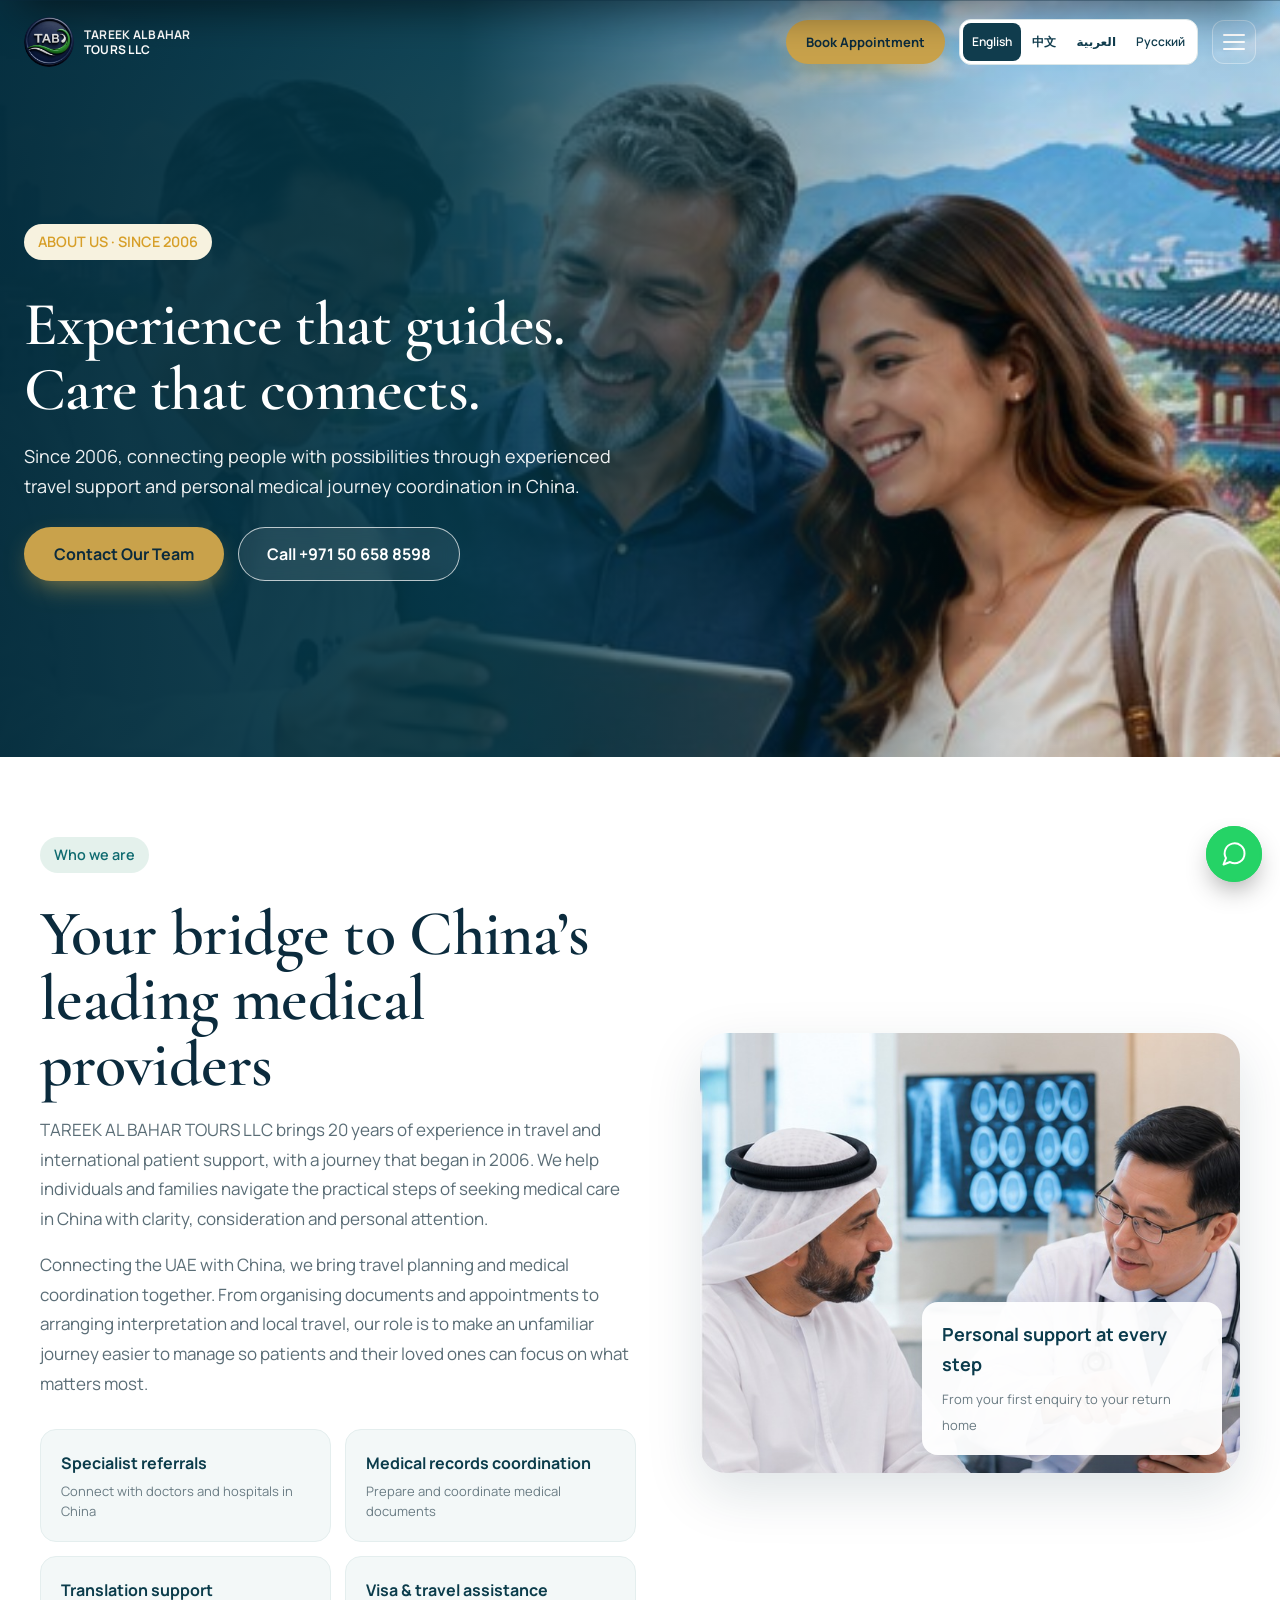
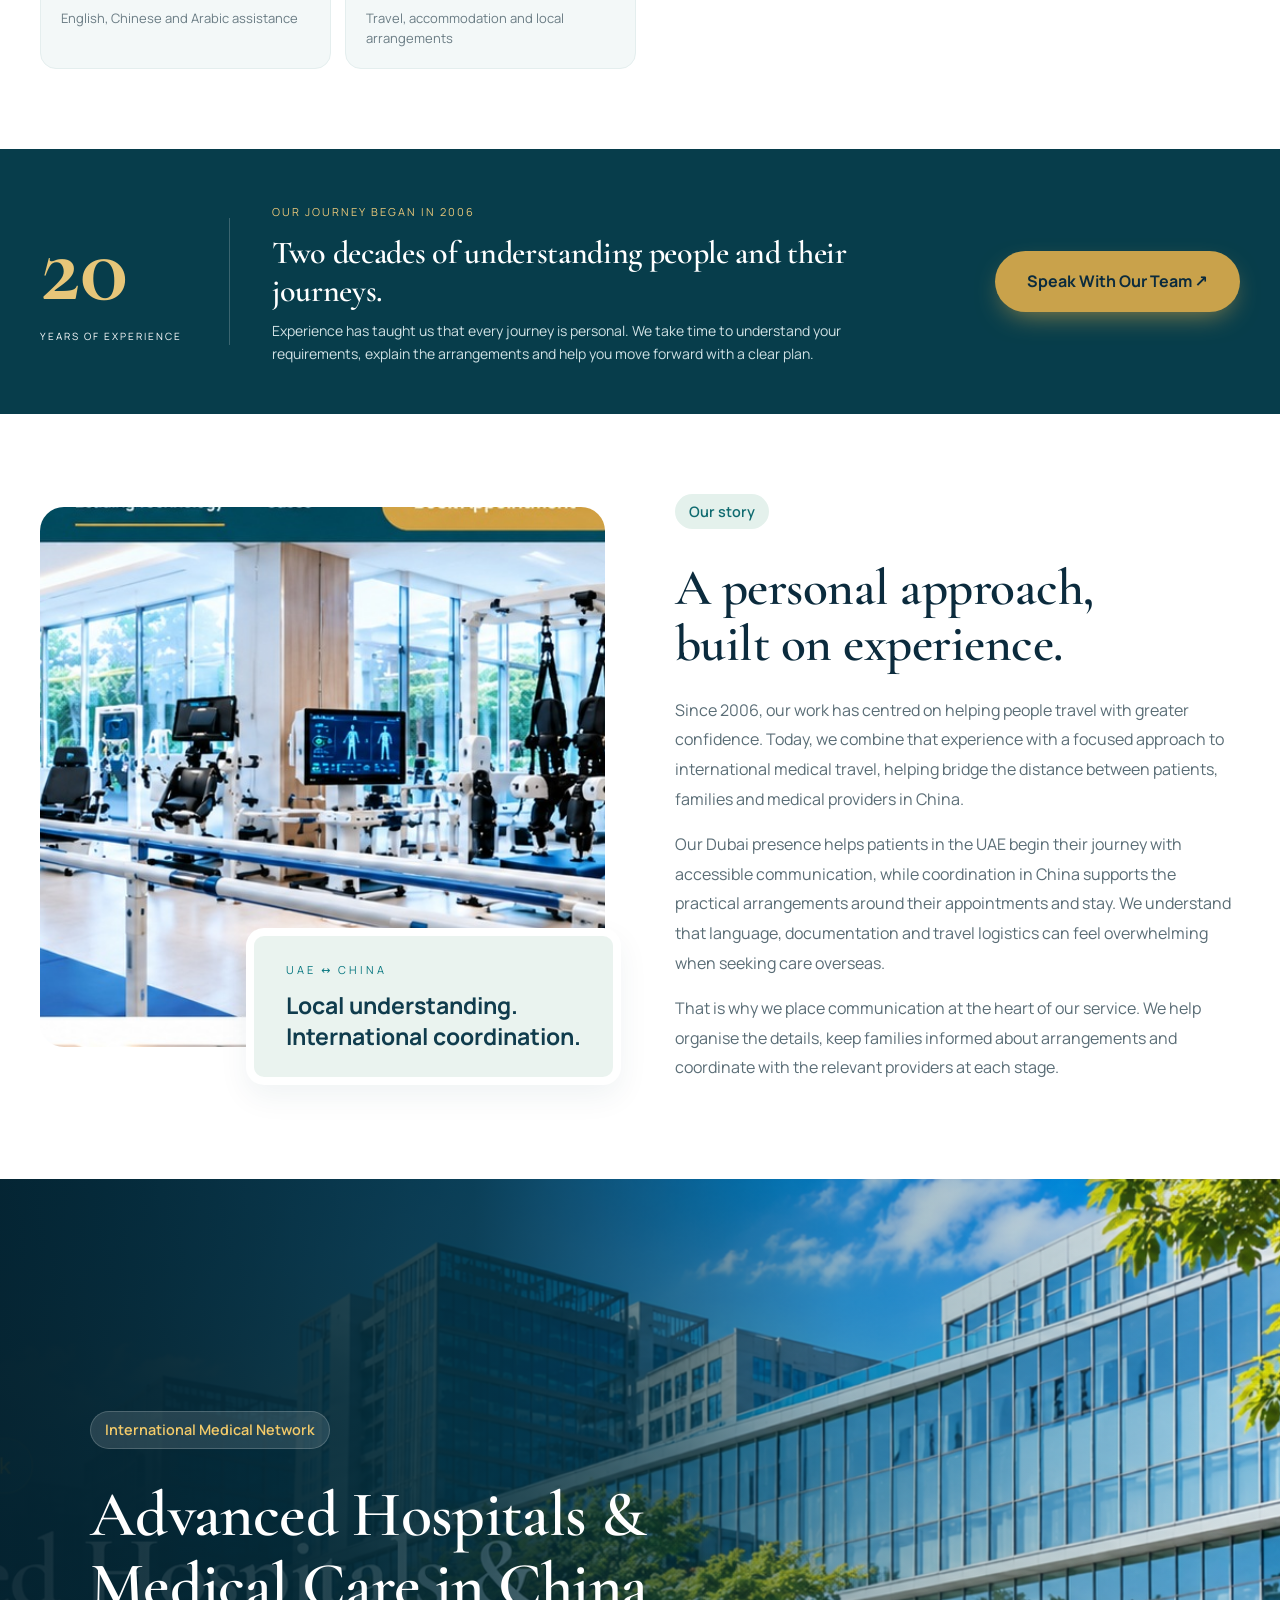
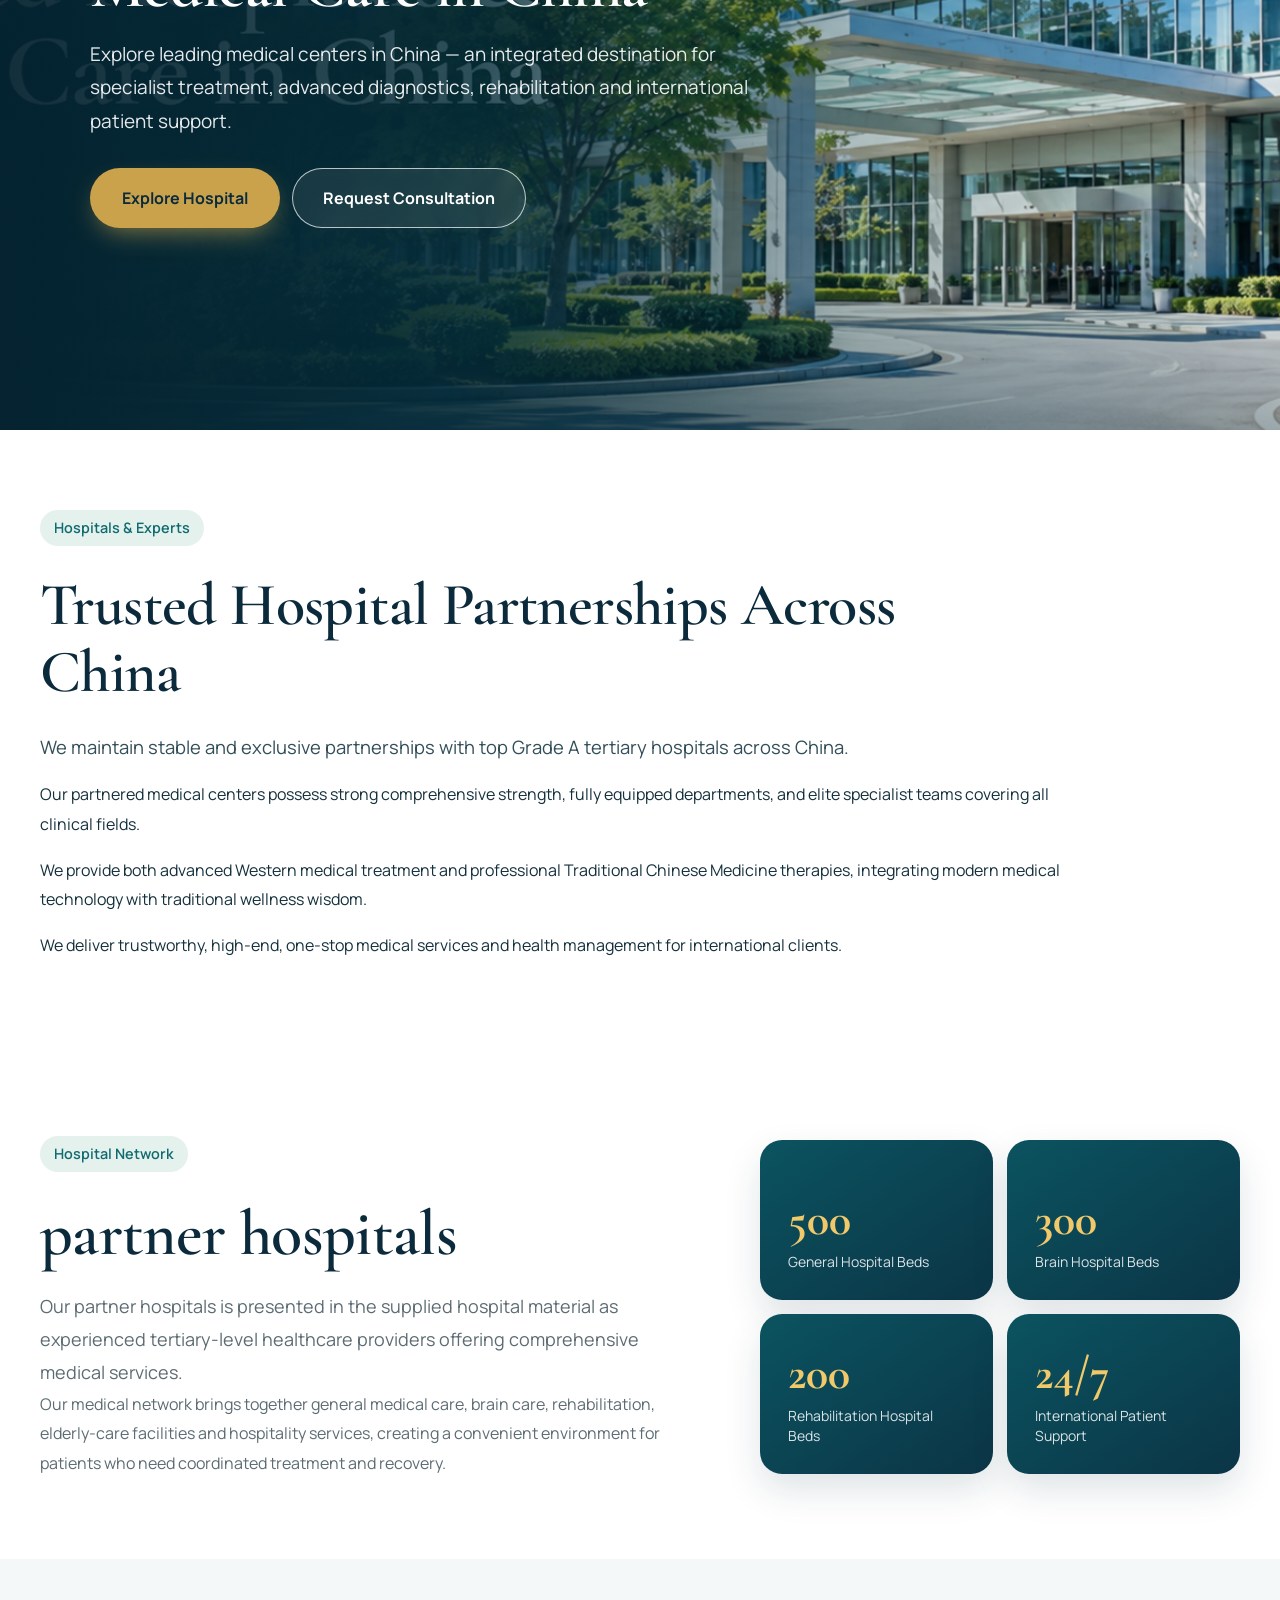
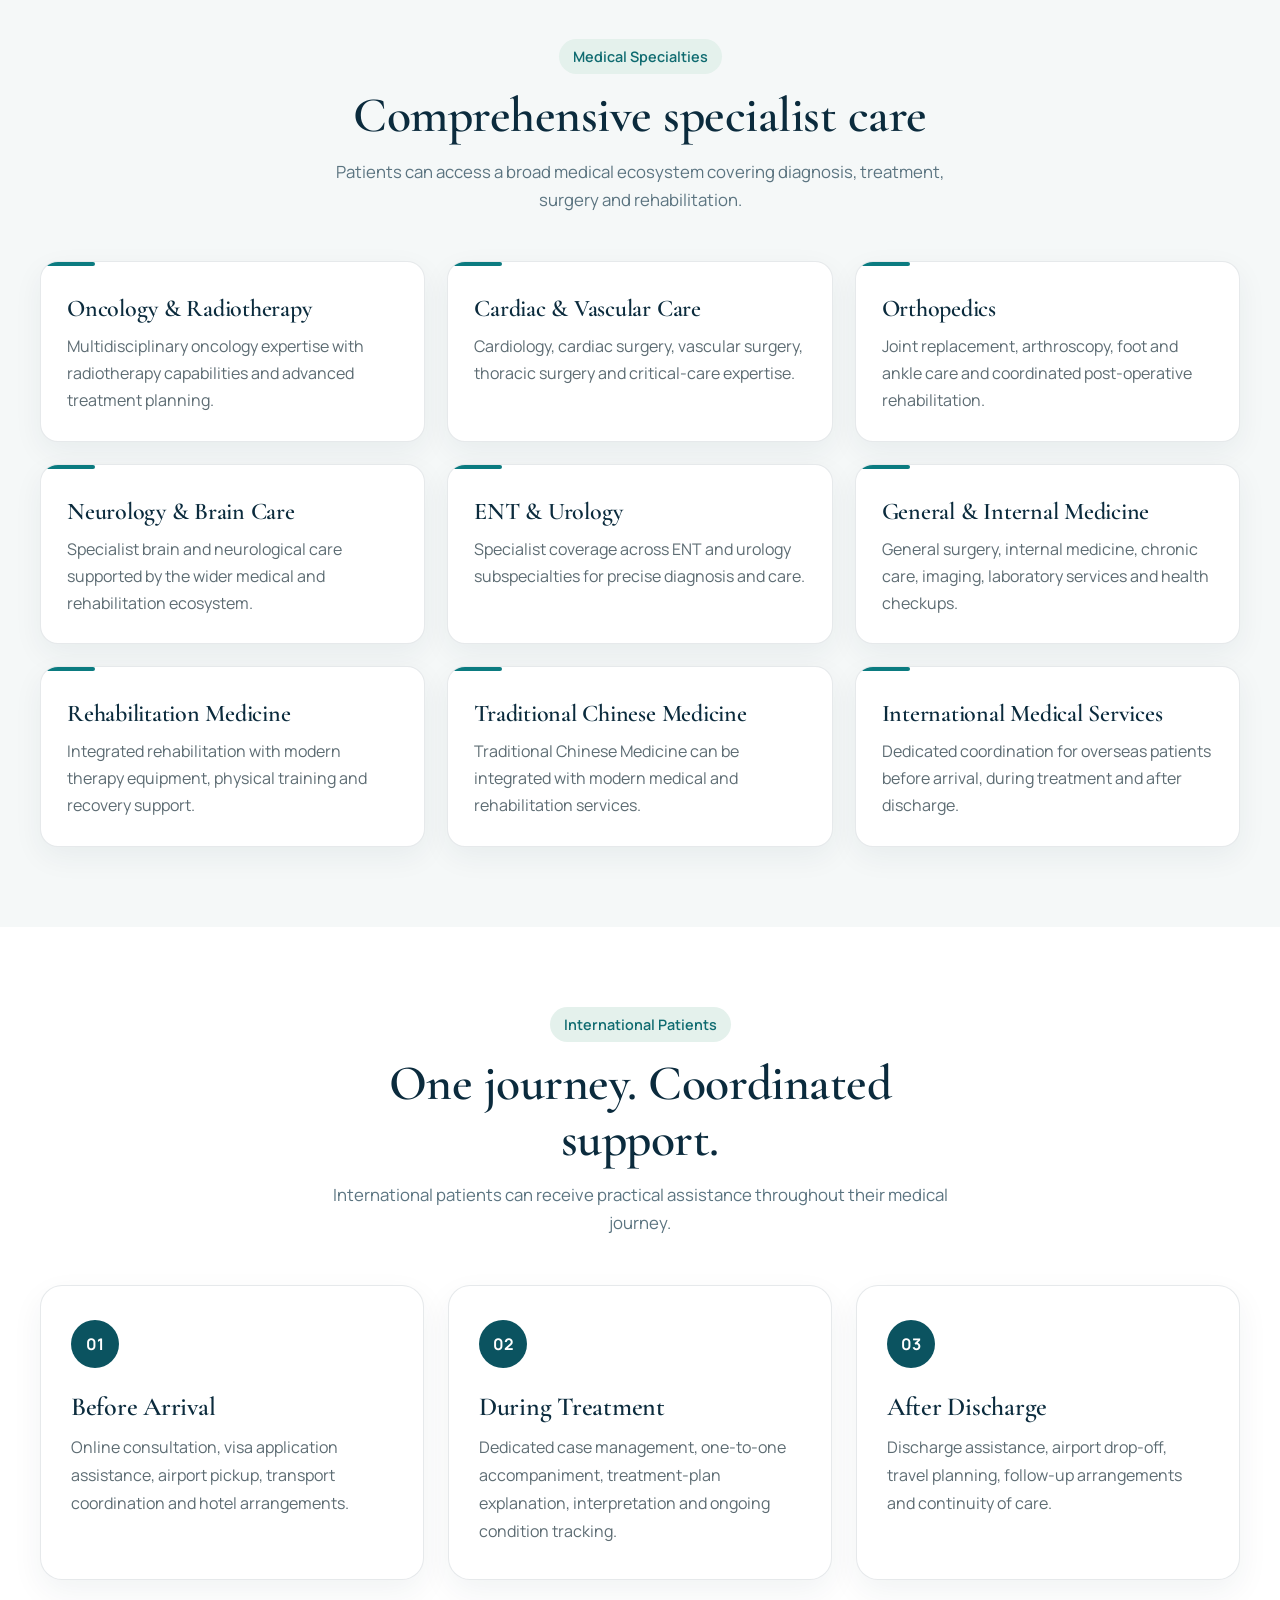
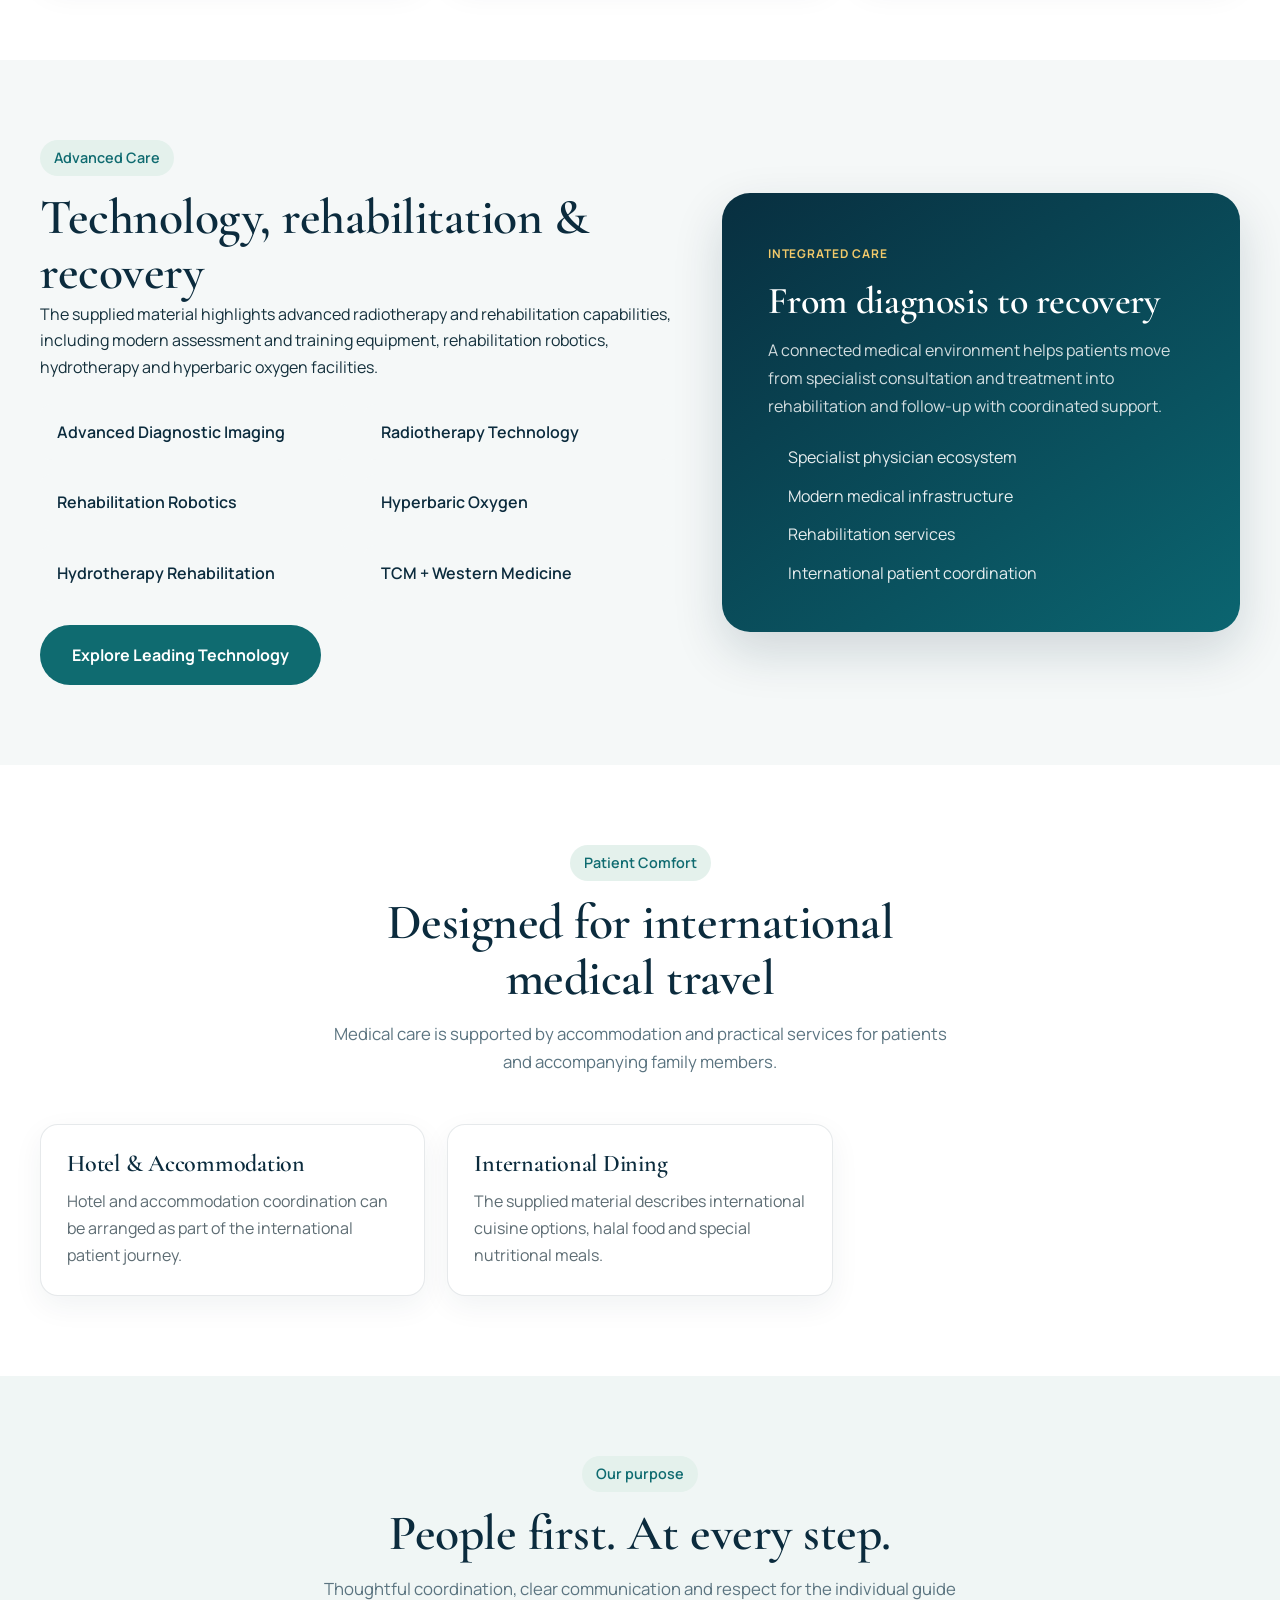
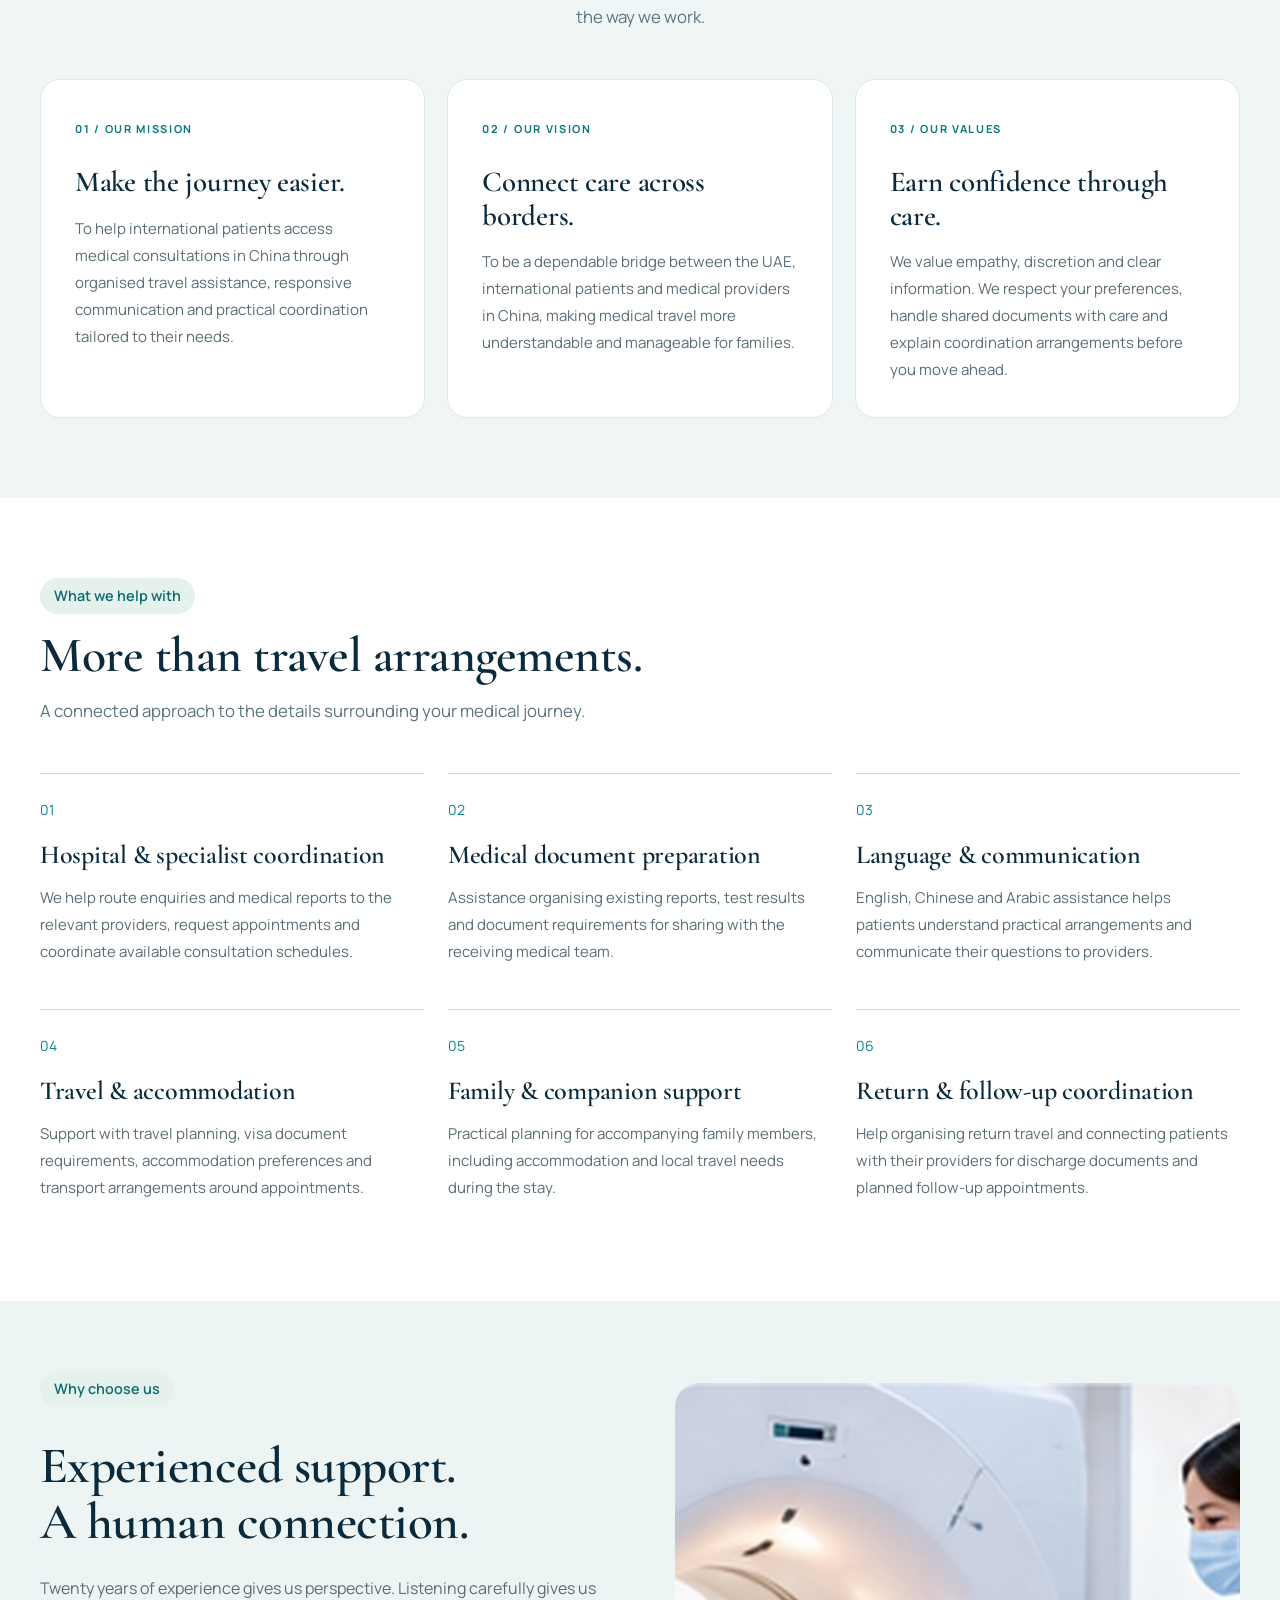
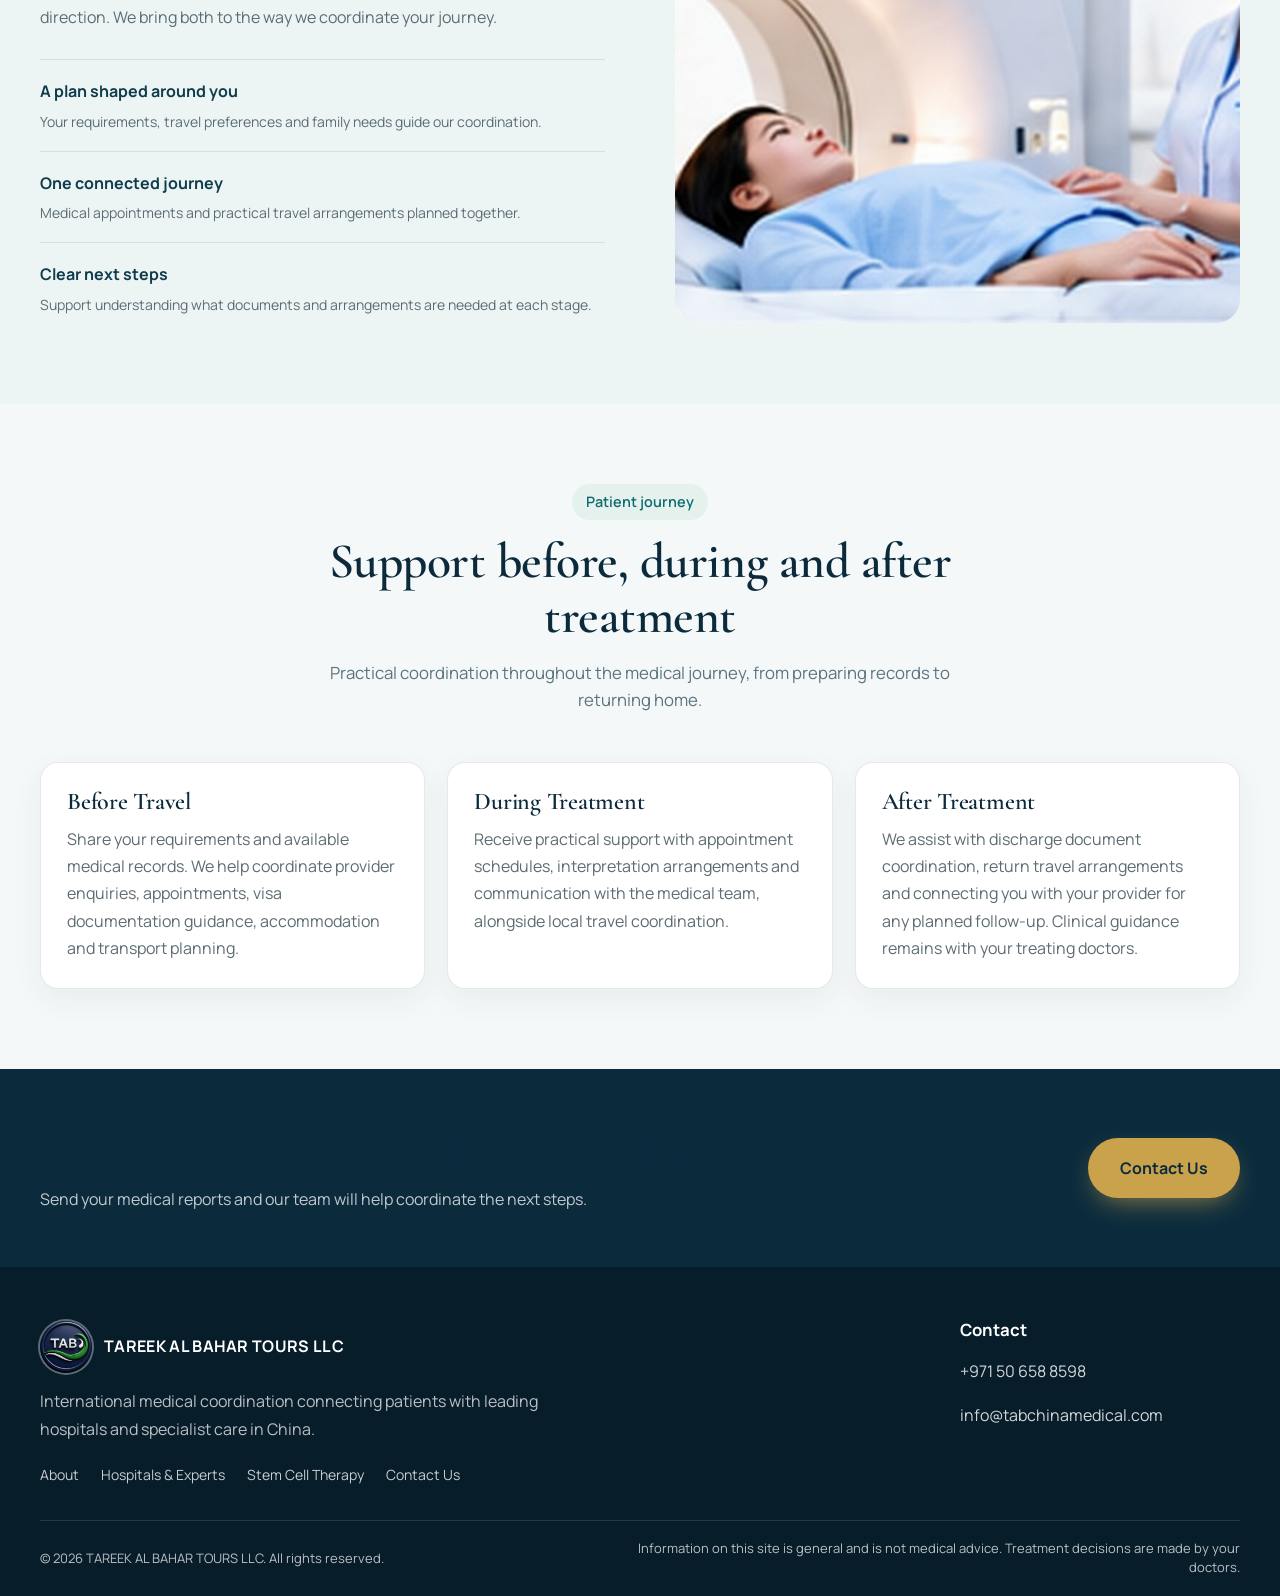
<file: about-us.html>
<!DOCTYPE html>
<html lang="en"><head><meta charset="utf-8"/><meta content="width=device-width,initial-scale=1" name="viewport"/><title>About Us | TAREEK AL BAHAR TOURS LLC</title><meta content="Since 2006, connecting people with possibilities through experienced travel support and personal medical journey coordination in China." name="description"/><link href="images/logo.png" rel="icon"/><link href="https://fonts.googleapis.com" rel="preconnect"/><link crossorigin="" href="https://fonts.gstatic.com" rel="preconnect"/><link href="https://fonts.googleapis.com/css2?family=Cormorant+Garamond:wght@500;600;700&amp;family=Manrope:wght@400;500;600;700&amp;display=swap" rel="stylesheet"/><link href="css/style.css?v=visible-languages-4" rel="stylesheet"/><link href="css/about-premium.css" rel="stylesheet"/><style>
.about-hospital-banner h2{font-family:"Cormorant Garamond",serif;font-size:clamp(2.3rem,5vw,4.5rem);line-height:1.12;margin:16px 0;color:#fff}.about-hospital-banner{scroll-margin-top:95px}.about-hospital-banner .hospital-banner-content{max-width:1100px}.about-hospital-banner .hospital-banner-actions{display:flex;flex-wrap:wrap;gap:12px}.hospital-network-intro,.about-hospital-banner{overflow:hidden}@media(max-width:767px){.about-hospital-banner h2{font-size:2.3rem}.about-hospital-banner .hospital-banner-actions{align-items:flex-start}}
</style></head><body>
<header class="header" id="header"><div class="container"><a class="brand" href="index.html"><img alt="Tareek Al Bahar Tours logo" height="48" src="images/logo.png" width="48"/><span class="brand-text">TAREEK AL BAHAR TOURS LLC</span></a><nav aria-label="Main" class="nav" id="nav"><a href="index.html">Home</a><a href="about-us.html">About Us</a><a href="hospitals.html">Hospitals and Experts</a><a href="stem-cell-research.html">Stem Cell Therapy</a><a href="regenerative-dentistry.html">Regenerative &amp; Advanced Dentistry</a><a href="hainan-boao.html">Hainan Boao Medical Zone</a><a href="contact-us.html">Contact Us</a><a class="btn btn-gold mobile-book" href="https://wa.me/971506588598?text=Hello%20Tareek%20Al%20Bahar%20Tours%2C%20I%20would%20like%20to%20book%20a%20medical%20appointment." rel="noopener" target="_blank">Book Appointment</a></nav><div class="header-actions"><a class="btn btn-gold header-book" href="https://wa.me/971506588598?text=Hello%20Tareek%20Al%20Bahar%20Tours%2C%20I%20would%20like%20to%20book%20a%20medical%20appointment." rel="noopener" target="_blank">Book Appointment</a><div class="lang language-picker notranslate" translate="no"><div aria-label="Select language" class="language-options" id="site-language" role="group"><button aria-pressed="true" data-language="en" lang="en" type="button">English</button><button aria-pressed="false" data-language="zh" lang="zh" type="button">中文</button><button aria-pressed="false" data-language="ar" lang="ar" type="button">العربية</button><button aria-pressed="false" data-language="ru" lang="ru" type="button">Русский</button></div><span aria-live="polite" class="language-status" id="language-status" role="status"></span></div><button aria-label="Menu" class="burger" id="burger"><span></span><span></span><span></span></button></div></div></header>
<main>
<section class="about-premium-hero"><div class="container"><div class="about-hero-copy"><span class="tag">ABOUT US · SINCE 2006</span><h1>Experience that guides.<br/>Care that connects.</h1><p>Since 2006, connecting people with possibilities through experienced travel support and personal medical journey coordination in China.</p><div class="about-hero-actions"><a class="btn btn-gold" href="contact-us.html">Contact Our Team</a><a class="btn btn-outline-light" href="tel:+971506588598">Call +971 50 658 8598</a></div></div></div></section>
<section class="page-section about-intro"><div class="container"><div class="about-intro-grid"><div><span class="tag">Who we are</span><h2>Your bridge to China’s leading medical providers</h2><p>TAREEK AL BAHAR TOURS LLC brings 20 years of experience in travel and international patient support, with a journey that began in 2006. We help individuals and families navigate the practical steps of seeking medical care in China with clarity, consideration and personal attention.</p><p>Connecting the UAE with China, we bring travel planning and medical coordination together. From organising documents and appointments to arranging interpretation and local travel, our role is to make an unfamiliar journey easier to manage so patients and their loved ones can focus on what matters most.</p><div class="about-feature-grid"><div><b>Specialist referrals</b><span>Connect with doctors and hospitals in China</span></div><div><b>Medical records coordination</b><span>Prepare and coordinate medical documents</span></div><div><b>Translation support</b><span>English, Chinese and Arabic assistance</span></div><div><b>Visa &amp; travel assistance</b><span>Travel, accommodation and local arrangements</span></div></div></div><div class="about-photo-card"><img alt="Chinese doctor consulting with an international patient" src="images/ai-medical/about-consultation.jpg"/><div class="about-photo-note"><strong>Personal support at every step</strong><span>From your first enquiry to your return home</span></div></div></div></div></section>
<section class="experience-band"><div class="container experience-grid"><div class="experience-number"><strong>20</strong><span>YEARS OF EXPERIENCE</span></div><div><span class="eyebrow">OUR JOURNEY BEGAN IN 2006</span><h2>Two decades of understanding people and their journeys.</h2><p>Experience has taught us that every journey is personal. We take time to understand your requirements, explain the arrangements and help you move forward with a clear plan.</p></div><a class="btn btn-gold" href="contact-us.html">Speak With Our Team ↗</a></div></section>
<section class="page-section"><div class="container story-grid"><div class="story-images"><img alt="Modern clinical environment illustrating medical care in China" loading="lazy" src="images/ai-medical/leading-tech-clean-clinic.jpg"/><div class="story-caption"><span>UAE ↔ CHINA</span><strong>Local understanding.<br/>International coordination.</strong></div></div><div><span class="tag">Our story</span><h2>A personal approach,<br/>built on experience.</h2><p>Since 2006, our work has centred on helping people travel with greater confidence. Today, we combine that experience with a focused approach to international medical travel, helping bridge the distance between patients, families and medical providers in China.</p><p>Our Dubai presence helps patients in the UAE begin their journey with accessible communication, while coordination in China supports the practical arrangements around their appointments and stay. We understand that language, documentation and travel logistics can feel overwhelming when seeking care overseas.</p><p>That is why we place communication at the heart of our service. We help organise the details, keep families informed about arrangements and coordinate with the relevant providers at each stage.</p></div></div></section>
<!-- Integrated Hospitals & Experts content -->
<section class="hospital-page-banner about-hospital-banner" id="about-hospitals-overview">
<div class="container hospital-banner-content">
<span class="tag">International Medical Network</span>
<h2>Advanced Hospitals &amp;<br/>Medical Care in China</h2>
<p>Explore leading medical centers in China — an integrated destination for specialist treatment, advanced diagnostics, rehabilitation and international patient support.</p>
<div class="hospital-banner-actions"><a class="btn btn-gold" href="#tianjin-hospital">Explore Hospital</a><a class="btn btn-outline-light" href="https://wa.me/971506588598?text=Hello%2C%20I%20would%20like%20information%20about%20medical%20treatment%20in%20China." rel="noopener" target="_blank">Request Consultation</a></div>
</div>
</section>
<section class="page-section hospital-network-intro" id="hospital-network"><div class="container"><div class="section-heading"><span class="tag">Hospitals &amp; Experts</span><h2>Trusted Hospital Partnerships Across China</h2></div><div class="hospital-network-copy">
<p class="lead-copy">We maintain stable and exclusive partnerships with top Grade A tertiary hospitals across China.</p>
<p>Our partnered medical centers possess strong comprehensive strength, fully equipped departments, and elite specialist teams covering all clinical fields.</p>
<p>We provide both advanced Western medical treatment and professional Traditional Chinese Medicine therapies, integrating modern medical technology with traditional wellness wisdom.</p>
<p>We deliver trustworthy, high-end, one-stop medical services and health management for international clients.</p>
</div></div></section>
<section class="page-section" id="tianjin-hospital"><div class="container">
<div class="hospital-intro-grid"><div>
<span class="tag">Hospital Network</span><h2>partner hospitals</h2>
<p class="lead-copy">Our partner hospitals is presented in the supplied hospital material as experienced tertiary-level healthcare providers offering comprehensive medical services.</p>
<p>Our medical network brings together general medical care, brain care, rehabilitation, elderly-care facilities and hospitality services, creating a convenient environment for patients who need coordinated treatment and recovery.</p>
</div><div class="hospital-facts">
<div><strong>500</strong><span>General Hospital Beds</span></div><div><strong>300</strong><span>Brain Hospital Beds</span></div><div><strong>200</strong><span>Rehabilitation Hospital Beds</span></div><div><strong>24/7</strong><span>International Patient Support</span></div>
</div></div>
</div></section>
<section class="page-section alt"><div class="container"><div class="sec-head center"><span class="tag">Medical Specialties</span><h2>Comprehensive specialist care</h2><p>Patients can access a broad medical ecosystem covering diagnosis, treatment, surgery and rehabilitation.</p></div><div class="info-cards hospital-specialty-cards">
<div class="info-card-simple"><h3>Oncology &amp; Radiotherapy</h3><p>Multidisciplinary oncology expertise with radiotherapy capabilities and advanced treatment planning.</p></div>
<div class="info-card-simple"><h3>Cardiac &amp; Vascular Care</h3><p>Cardiology, cardiac surgery, vascular surgery, thoracic surgery and critical-care expertise.</p></div>
<div class="info-card-simple"><h3>Orthopedics</h3><p>Joint replacement, arthroscopy, foot and ankle care and coordinated post-operative rehabilitation.</p></div>
<div class="info-card-simple"><h3>Neurology &amp; Brain Care</h3><p>Specialist brain and neurological care supported by the wider medical and rehabilitation ecosystem.</p></div>
<div class="info-card-simple"><h3>ENT &amp; Urology</h3><p>Specialist coverage across ENT and urology subspecialties for precise diagnosis and care.</p></div>
<div class="info-card-simple"><h3>General &amp; Internal Medicine</h3><p>General surgery, internal medicine, chronic care, imaging, laboratory services and health checkups.</p></div>
<div class="info-card-simple"><h3>Rehabilitation Medicine</h3><p>Integrated rehabilitation with modern therapy equipment, physical training and recovery support.</p></div>
<div class="info-card-simple"><h3>Traditional Chinese Medicine</h3><p>Traditional Chinese Medicine can be integrated with modern medical and rehabilitation services.</p></div>
<div class="info-card-simple"><h3>International Medical Services</h3><p>Dedicated coordination for overseas patients before arrival, during treatment and after discharge.</p></div>
</div></div></section>
<section class="page-section"><div class="container"><div class="sec-head center"><span class="tag">International Patients</span><h2>One journey. Coordinated support.</h2><p>International patients can receive practical assistance throughout their medical journey.</p></div><div class="patient-journey-grid">
<div class="journey-card"><span>01</span><h3>Before Arrival</h3><p>Online consultation, visa application assistance, airport pickup, transport coordination and hotel arrangements.</p></div>
<div class="journey-card"><span>02</span><h3>During Treatment</h3><p>Dedicated case management, one-to-one accompaniment, treatment-plan explanation, interpretation and ongoing condition tracking.</p></div>
<div class="journey-card"><span>03</span><h3>After Discharge</h3><p>Discharge assistance, airport drop-off, travel planning, follow-up arrangements and continuity of care.</p></div>
</div></div></section>
<section class="page-section alt"><div class="container"><div class="content-grid"><div><span class="tag">Advanced Care</span><h2>Technology, rehabilitation &amp; recovery</h2><p>The supplied material highlights advanced radiotherapy and rehabilitation capabilities, including modern assessment and training equipment, rehabilitation robotics, hydrotherapy and hyperbaric oxygen facilities.</p><div class="feature-list"><div>Advanced Diagnostic Imaging</div><div>Radiotherapy Technology</div><div>Rehabilitation Robotics</div><div>Hyperbaric Oxygen</div><div>Hydrotherapy Rehabilitation</div><div>TCM + Western Medicine</div></div><a class="btn btn-teal" href="leading-technology.html">Explore Leading Technology</a></div><div class="premium-medical-card"><span>Integrated Care</span><h3>From diagnosis to recovery</h3><p>A connected medical environment helps patients move from specialist consultation and treatment into rehabilitation and follow-up with coordinated support.</p><ul><li>Specialist physician ecosystem</li><li>Modern medical infrastructure</li><li>Rehabilitation services</li><li>International patient coordination</li></ul></div></div></div></section>
<section class="page-section"><div class="container"><div class="sec-head center"><span class="tag">Patient Comfort</span><h2>Designed for international medical travel</h2><p>Medical care is supported by accommodation and practical services for patients and accompanying family members.</p></div><div class="info-cards comfort-cards"><div class="info-card-simple"><h3>Hotel &amp; Accommodation</h3><p>Hotel and accommodation coordination can be arranged as part of the international patient journey.</p></div><div class="info-card-simple"><h3>International Dining</h3><p>The supplied material describes international cuisine options, halal food and special nutritional meals.</p></div></div></div></section>
<!-- End integrated Hospitals & Experts content -->
<section class="page-section values-section"><div class="container"><div class="sec-head center"><span class="tag">Our purpose</span><h2>People first. At every step.</h2><p>Thoughtful coordination, clear communication and respect for the individual guide the way we work.</p></div><div class="purpose-grid"><article class="purpose-card"><span class="card-index">01 / OUR MISSION</span><h3>Make the journey easier.</h3><p>To help international patients access medical consultations in China through organised travel assistance, responsive communication and practical coordination tailored to their needs.</p></article><article class="purpose-card"><span class="card-index">02 / OUR VISION</span><h3>Connect care across borders.</h3><p>To be a dependable bridge between the UAE, international patients and medical providers in China, making medical travel more understandable and manageable for families.</p></article><article class="purpose-card"><span class="card-index">03 / OUR VALUES</span><h3>Earn confidence through care.</h3><p>We value empathy, discretion and clear information. We respect your preferences, handle shared documents with care and explain coordination arrangements before you move ahead.</p></article></div></div></section>
<section class="page-section"><div class="container"><div class="sec-head"><span class="tag">What we help with</span><h2>More than travel arrangements.</h2><p>A connected approach to the details surrounding your medical journey.</p></div><div class="support-grid"><article><span class="support-number">01</span><h3>Hospital &amp; specialist coordination</h3><p>We help route enquiries and medical reports to the relevant providers, request appointments and coordinate available consultation schedules.</p></article><article><span class="support-number">02</span><h3>Medical document preparation</h3><p>Assistance organising existing reports, test results and document requirements for sharing with the receiving medical team.</p></article><article><span class="support-number">03</span><h3>Language &amp; communication</h3><p>English, Chinese and Arabic assistance helps patients understand practical arrangements and communicate their questions to providers.</p></article><article><span class="support-number">04</span><h3>Travel &amp; accommodation</h3><p>Support with travel planning, visa document requirements, accommodation preferences and transport arrangements around appointments.</p></article><article><span class="support-number">05</span><h3>Family &amp; companion support</h3><p>Practical planning for accompanying family members, including accommodation and local travel needs during the stay.</p></article><article><span class="support-number">06</span><h3>Return &amp; follow-up coordination</h3><p>Help organising return travel and connecting patients with their providers for discharge documents and planned follow-up appointments.</p></article></div></div></section>
<section class="care-feature"><div class="container care-feature-grid"><div><span class="tag">Why choose us</span><h2>Experienced support.<br/>A human connection.</h2><p>Twenty years of experience gives us perspective. Listening carefully gives us direction. We bring both to the way we coordinate your journey.</p><ul><li><strong>A plan shaped around you</strong><span>Your requirements, travel preferences and family needs guide our coordination.</span></li><li><strong>One connected journey</strong><span>Medical appointments and practical travel arrangements planned together.</span></li><li><strong>Clear next steps</strong><span>Support understanding what documents and arrangements are needed at each stage.</span></li></ul></div><img alt="Health consultation illustrating a patient-centred approach" loading="lazy" src="images/hainan-programmes/health-checkup.jpg"/></div></section>
<section class="page-section alt"><div class="container"><div class="sec-head center"><span class="tag">Patient journey</span><h2>Support before, during and after treatment</h2><p>Practical coordination throughout the medical journey, from preparing records to returning home.</p></div><div class="info-cards"><div class="info-card-simple"><h3>Before Travel</h3><p>Share your requirements and available medical records. We help coordinate provider enquiries, appointments, visa documentation guidance, accommodation and transport planning.</p></div><div class="info-card-simple"><h3>During Treatment</h3><p>Receive practical support with appointment schedules, interpretation arrangements and communication with the medical team, alongside local travel coordination.</p></div><div class="info-card-simple"><h3>After Treatment</h3><p>We assist with discharge document coordination, return travel arrangements and connecting you with your provider for any planned follow-up. Clinical guidance remains with your treating doctors.</p></div></div></div></section>
<section class="cta-band"><div class="container"><div><h2>Start your medical journey in China</h2><p>Send your medical reports and our team will help coordinate the next steps.</p></div><a class="btn btn-gold" href="contact-us.html">Contact Us</a></div></section>
</main>
<footer class="footer"><div class="container"><div class="footer-grid"><div><a class="brand" href="index.html"><img alt="" height="48" src="images/logo.png" width="48"/><span class="brand-text">TAREEK AL BAHAR TOURS LLC</span></a><p class="footer-intro">International medical coordination connecting patients with leading hospitals and specialist care in China.</p><div class="footer-page-links"><a href="about-us.html">About</a><a href="hospitals.html">Hospitals &amp; Experts</a><a href="leading-technology.html">Stem Cell Therapy</a><a href="contact-us.html">Contact Us</a></div></div><div class="footer-contact"><h4>Contact</h4><ul><li><a href="tel:+971506588598">+971 50 658 8598</a></li><li><a href="mailto:info@tabchinamedical.com">info@tabchinamedical.com</a></li></ul></div></div><div class="copy"><span>© 2026 TAREEK AL BAHAR TOURS LLC. All rights reserved.</span><span>Information on this site is general and is not medical advice. Treatment decisions are made by your doctors.</span></div></div></footer>
<a aria-label="WhatsApp" class="fab wa" href="https://wa.me/971506588598" rel="noopener" target="_blank"><svg class="icon" viewbox="0 0 24 24"><path d="M21 11.5a8.4 8.4 0 0 1-12.4 7.4L3 21l2.1-5.5A8.5 8.5 0 1 1 21 11.5z"></path></svg></a><script>const b=document.getElementById('burger'),n=document.getElementById('nav');b?.addEventListener('click',()=>{n.classList.toggle('open');b.setAttribute('aria-expanded',n.classList.contains('open'))});</script><script src="js/translations.js"></script><script src="js/page-translator.js?v=visible-languages-4"></script><script src="js/header-fit.js"></script></body></html>
</file>
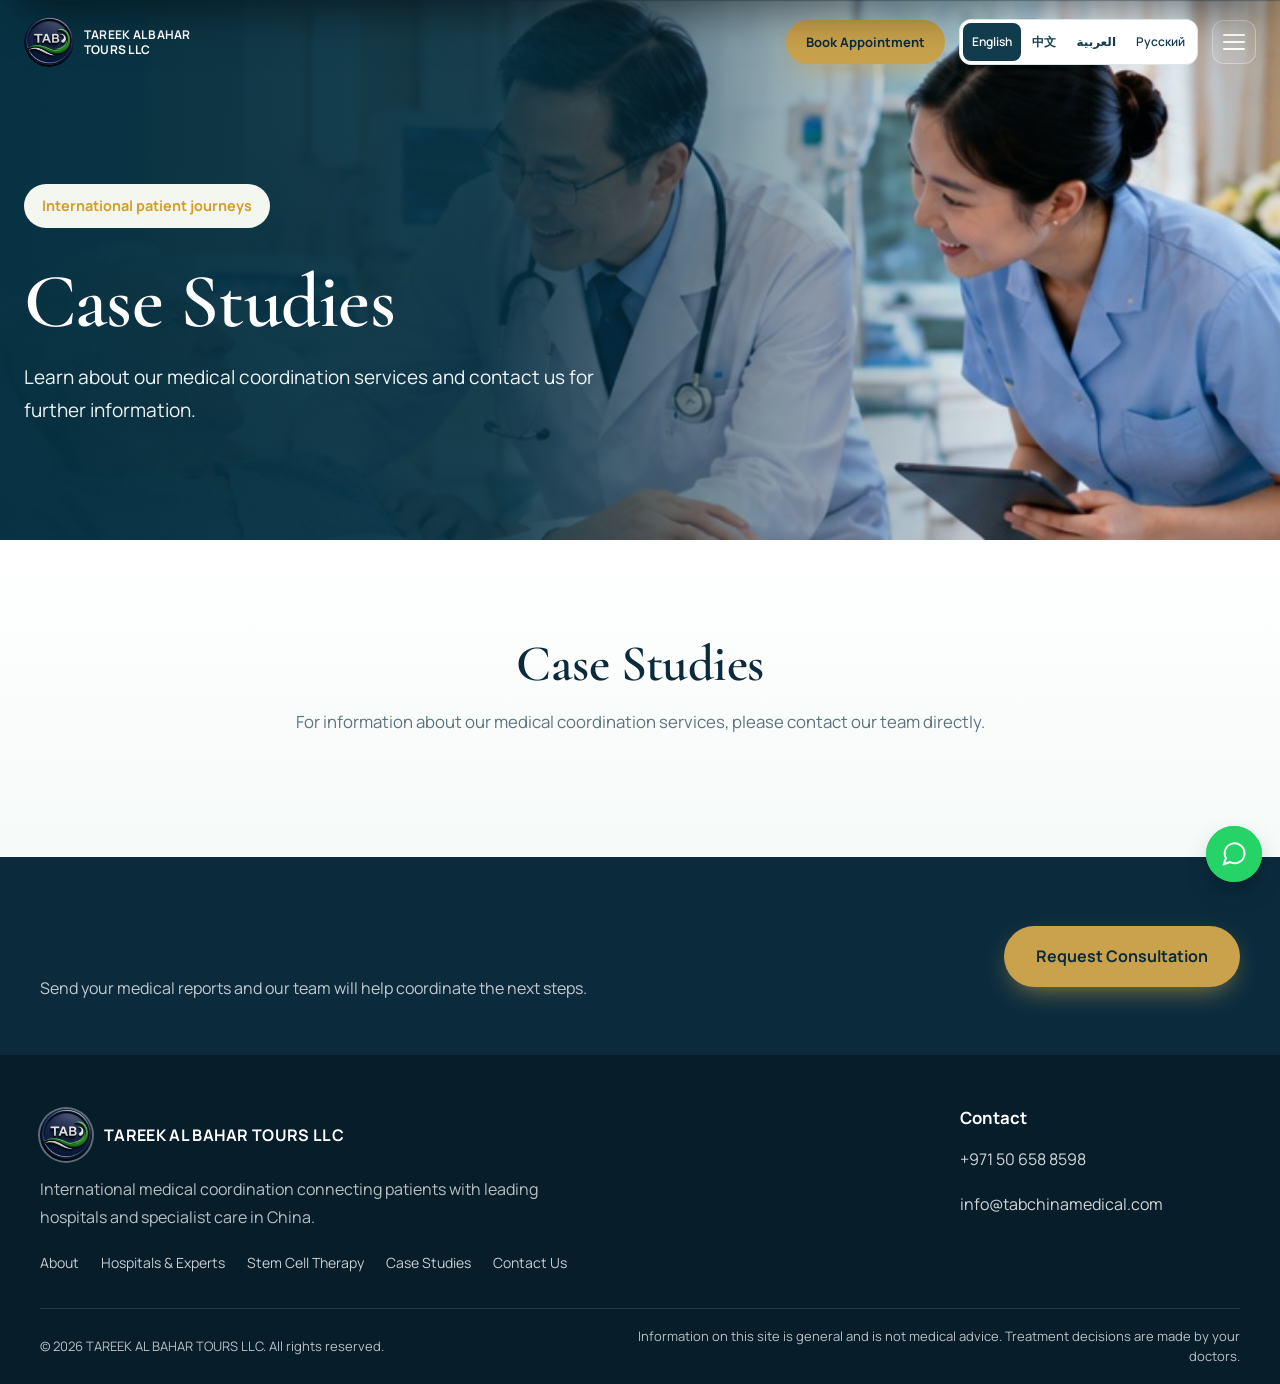
<file: cases.html>
<!DOCTYPE html>
<html lang="en"><head><meta charset="utf-8"/><meta content="width=device-width,initial-scale=1" name="viewport"/><title>Patient Cases | TAREEK AL BAHAR TOURS LLC</title><meta content="Learn about our medical coordination services and contact us for further information." name="description"/><link href="images/logo.png" rel="icon"/><link href="https://fonts.googleapis.com" rel="preconnect"/><link crossorigin="" href="https://fonts.gstatic.com" rel="preconnect"/><link href="https://fonts.googleapis.com/css2?family=Cormorant+Garamond:wght@500;600;700&amp;family=Manrope:wght@400;500;600;700&amp;display=swap" rel="stylesheet"/><link href="css/style.css?v=visible-languages-4" rel="stylesheet"/><link href="css/cases-update.css" rel="stylesheet"/></head><body><header class="header" id="header"><div class="container"><a class="brand" href="index.html"><img alt="" height="48" src="images/logo.png" width="48"/><span class="brand-text">TAREEK AL BAHAR TOURS LLC</span></a><nav aria-label="Main" class="nav" id="nav"><a href="index.html">Home</a><a href="about-us.html">About Us</a><a href="hospitals.html">Hospitals and Experts</a><a href="stem-cell-research.html">Stem Cell Therapy</a><a href="regenerative-dentistry.html">Regenerative &amp; Advanced Dentistry</a><a href="hainan-boao.html">Hainan Boao Medical Zone</a><a href="cases.html">Case Studies</a><a href="contact-us.html">Contact Us</a><a class="btn btn-gold mobile-book" href="https://wa.me/971506588598?text=Hello%20Tareek%20Al%20Bahar%20Tours%2C%20I%20would%20like%20to%20book%20a%20medical%20appointment." rel="noopener" target="_blank">Book Appointment</a></nav><div class="header-actions"><a class="btn btn-gold header-book" href="https://wa.me/971506588598?text=Hello%20Tareek%20Al%20Bahar%20Tours%2C%20I%20would%20like%20to%20book%20a%20medical%20appointment." rel="noopener" target="_blank">Book Appointment</a><div class="lang language-picker notranslate" translate="no"><div id="site-language" class="language-options" role="group" aria-label="Select language"><button type="button" data-language="en" lang="en" aria-pressed="true">English</button><button type="button" data-language="zh" lang="zh" aria-pressed="false">中文</button><button type="button" data-language="ar" lang="ar" aria-pressed="false">العربية</button><button type="button" data-language="ru" lang="ru" aria-pressed="false">Русский</button></div><span id="language-status" class="language-status" role="status" aria-live="polite"></span></div><button aria-label="Menu" class="burger" id="burger"><span></span><span></span><span></span></button></div></div></header><main><section class="cases-hero"><div class="container"><span class="tag">International patient journeys</span><h1>Case Studies</h1><p>Learn about our medical coordination services and contact us for further information.</p></div></section><section class="page-section cases-page"><div class="container"><div class="sec-head center"><h2>Case Studies</h2><p>For information about our medical coordination services, please contact our team directly.</p></div></div></section><section class="cta-band"><div class="container"><div><h2>Start your medical journey in China</h2><p>Send your medical reports and our team will help coordinate the next steps.</p></div><a class="btn btn-gold" href="https://wa.me/971506588598?text=Hello%2C%20I%20would%20like%20to%20request%20a%20medical%20consultation%20in%20China." rel="noopener" target="_blank">Request Consultation</a></div></section></main><footer class="footer"><div class="container"><div class="footer-grid"><div><a class="brand" href="index.html"><img alt="" height="48" src="images/logo.png" width="48"/><span class="brand-text">TAREEK AL BAHAR TOURS LLC</span></a><p class="footer-intro">International medical coordination connecting patients with leading hospitals and specialist care in China.</p><div class="footer-page-links"><a href="about-us.html">About</a><a href="hospitals.html">Hospitals &amp; Experts</a><a href="leading-technology.html">Stem Cell Therapy</a><a href="cases.html">Case Studies</a><a href="contact-us.html">Contact Us</a></div></div><div class="footer-contact"><h4>Contact</h4><ul><li><a href="tel:+971506588598">+971 50 658 8598</a></li><li><a href="mailto:info@tabchinamedical.com">info@tabchinamedical.com</a></li></ul></div></div><div class="copy"><span>© 2026 TAREEK AL BAHAR TOURS LLC. All rights reserved.</span><span>Information on this site is general and is not medical advice. Treatment decisions are made by your doctors.</span></div></div></footer><a aria-label="WhatsApp" class="fab wa" href="https://wa.me/971506588598" rel="noopener" target="_blank"><svg class="icon" viewbox="0 0 24 24"><path d="M21 11.5a8.4 8.4 0 0 1-12.4 7.4L3 21l2.1-5.5A8.5 8.5 0 1 1 21 11.5z"></path></svg></a><script>const b=document.getElementById('burger'),n=document.getElementById('nav');b?.addEventListener('click',()=>{n.classList.toggle('open');b.setAttribute('aria-expanded',n.classList.contains('open'))});</script><script src="js/translations.js"></script><script src="js/page-translator.js?v=visible-languages-4"></script><script src="js/header-fit.js"></script></body></html>
</file>
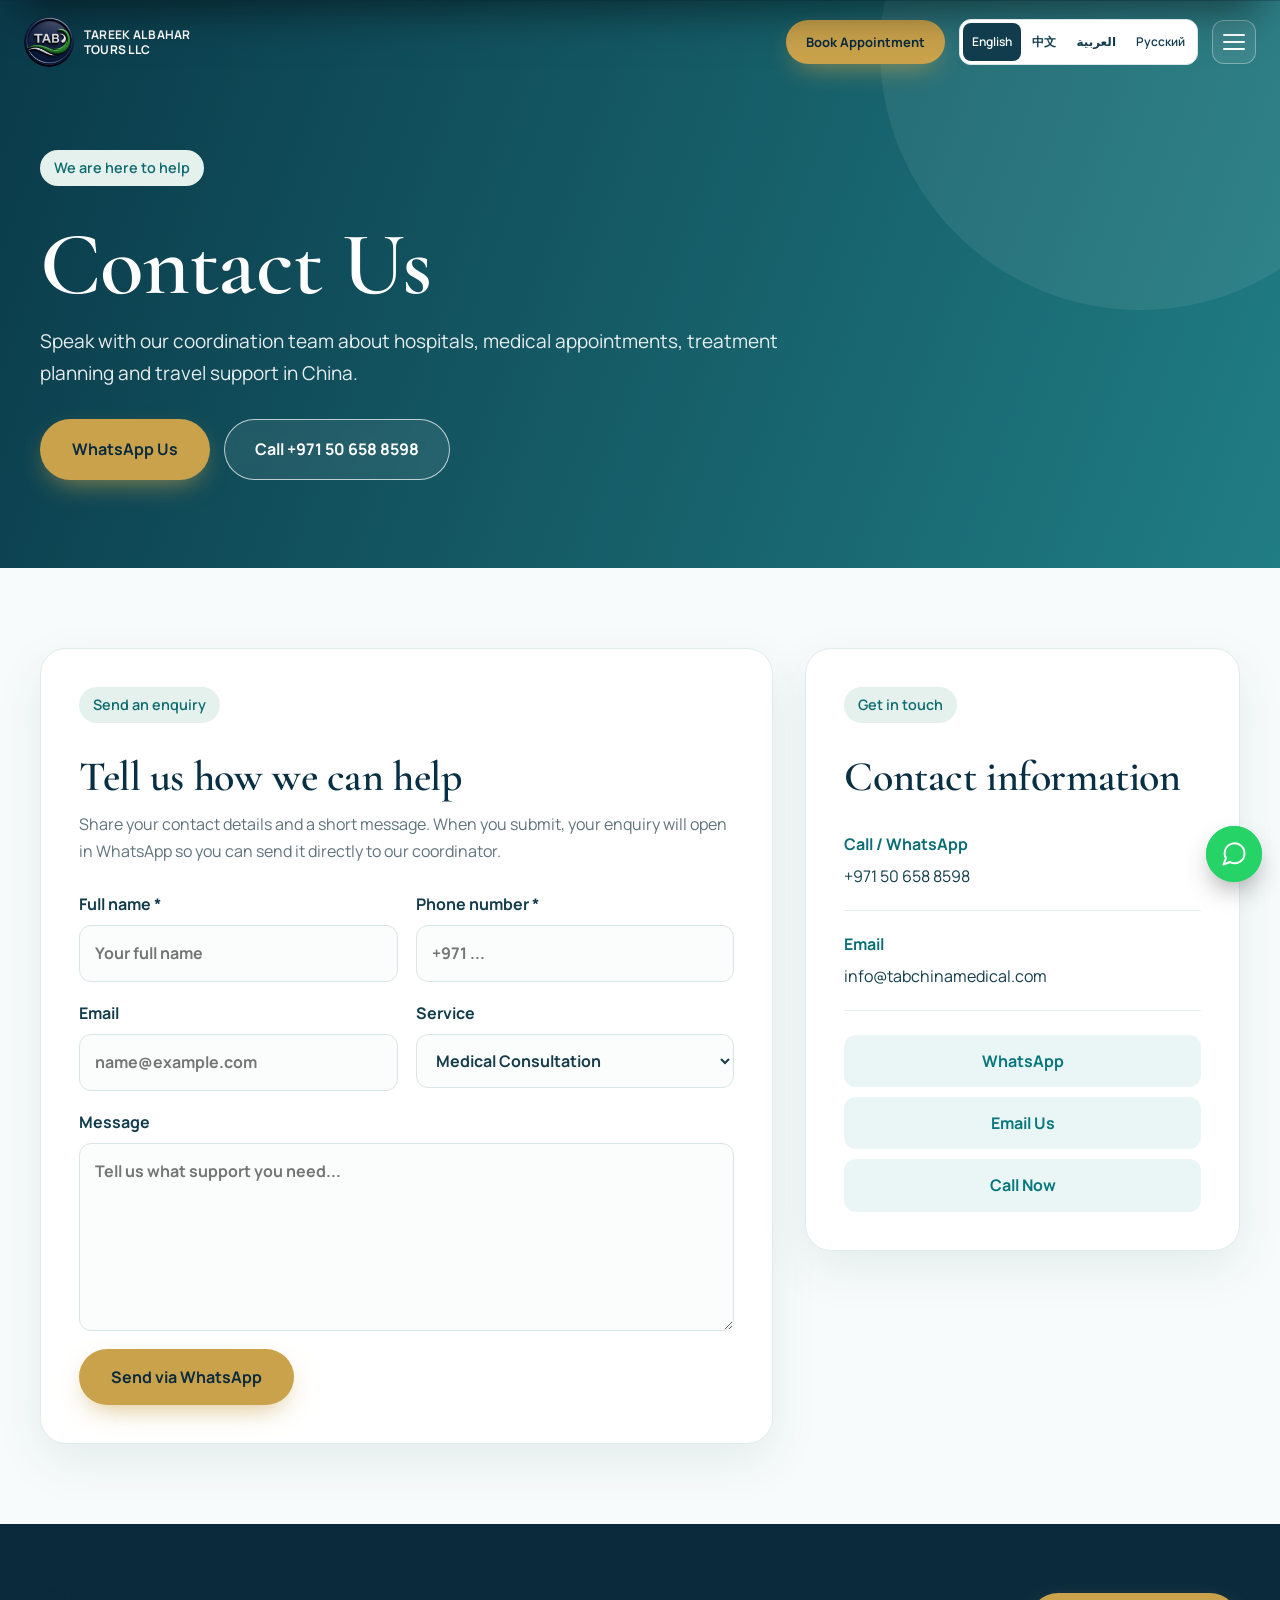
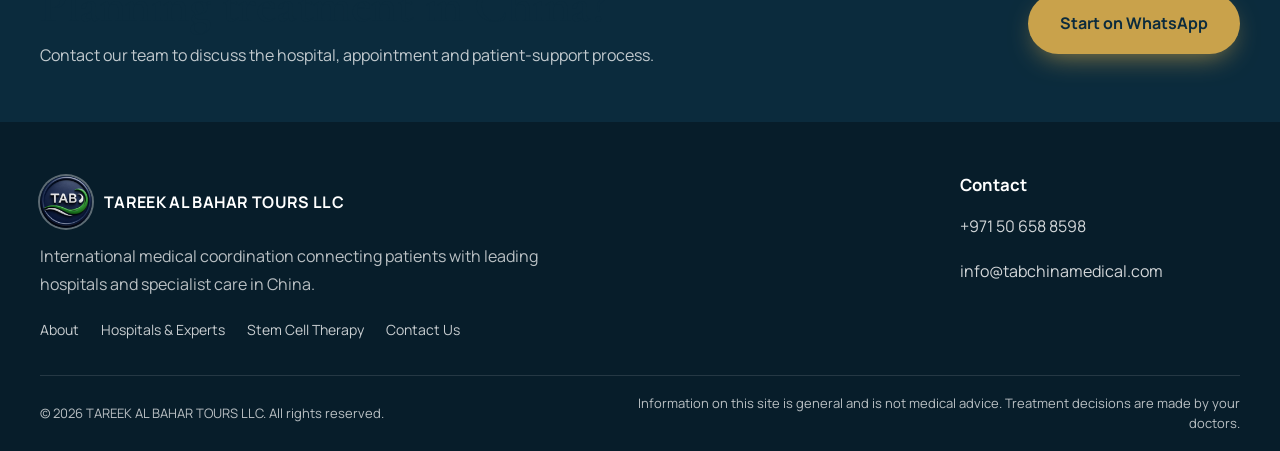
<file: contact-us.html>
<!DOCTYPE html>
<html lang="en"><head><meta charset="utf-8"/><meta content="width=device-width,initial-scale=1" name="viewport"/><title>Contact Us | TAREEK AL BAHAR TOURS LLC</title><meta content="Contact Tareek Al Bahar Tours LLC for medical travel coordination, hospital appointments and treatment support in China." name="description"/><link href="images/logo.png" rel="icon"/><link href="https://fonts.googleapis.com" rel="preconnect"/><link crossorigin="" href="https://fonts.gstatic.com" rel="preconnect"/><link href="https://fonts.googleapis.com/css2?family=Cormorant+Garamond:wght@500;600;700&amp;family=Manrope:wght@400;500;600;700&amp;display=swap" rel="stylesheet"/><link href="css/style.css?v=visible-languages-4" rel="stylesheet"/></head><body>
<header class="header" id="header"><div class="container"><a class="brand" href="index.html"><img alt="Tareek Al Bahar Tours LLC logo" height="48" src="images/logo.png" width="48"/><span class="brand-text">TAREEK AL BAHAR TOURS LLC</span></a><nav aria-label="Main" class="nav" id="nav"><a href="index.html">Home</a><a href="about-us.html">About Us</a><a href="hospitals.html">Hospitals and Experts</a><a href="stem-cell-research.html">Stem Cell Therapy</a><a href="regenerative-dentistry.html">Regenerative &amp; Advanced Dentistry</a><a href="hainan-boao.html">Hainan Boao Medical Zone</a><a href="contact-us.html">Contact Us</a><a class="btn btn-gold mobile-book" href="https://wa.me/971506588598?text=Hello%20Tareek%20Al%20Bahar%20Tours%2C%20I%20would%20like%20to%20book%20a%20medical%20appointment." rel="noopener" target="_blank">Book Appointment</a></nav><div class="header-actions"><a class="btn btn-gold header-book" href="https://wa.me/971506588598?text=Hello%20Tareek%20Al%20Bahar%20Tours%2C%20I%20would%20like%20to%20book%20a%20medical%20appointment." rel="noopener" target="_blank">Book Appointment</a><div class="lang language-picker notranslate" translate="no"><div aria-label="Select language" class="language-options" id="site-language" role="group"><button aria-pressed="true" data-language="en" lang="en" type="button">English</button><button aria-pressed="false" data-language="zh" lang="zh" type="button">中文</button><button aria-pressed="false" data-language="ar" lang="ar" type="button">العربية</button><button aria-pressed="false" data-language="ru" lang="ru" type="button">Русский</button></div><span aria-live="polite" class="language-status" id="language-status" role="status"></span></div><button aria-label="Menu" class="burger" id="burger"><span></span><span></span><span></span></button></div></div></header>
<main><section class="contact-page-hero"><div class="container"><span class="tag">We are here to help</span><h1>Contact Us</h1><p>Speak with our coordination team about hospitals, medical appointments, treatment planning and travel support in China.</p><div class="contact-hero-actions"><a class="btn btn-gold" href="https://wa.me/971506588598" rel="noopener" target="_blank">WhatsApp Us</a><a class="btn btn-outline-light" href="tel:+971506588598">Call +971 50 658 8598</a></div></div></section>
<section class="page-section contact-page"><div class="container"><div class="contact-page-grid"><div class="contact-form-card"><span class="tag">Send an enquiry</span><h2>Tell us how we can help</h2><p>Share your contact details and a short message. When you submit, your enquiry will open in WhatsApp so you can send it directly to our coordinator.</p><form id="contactPageForm"><div class="contact-two"><label>Full name *<input autocomplete="name" id="cp-name" placeholder="Your full name" required="" type="text"/></label><label>Phone number *<input autocomplete="tel" id="cp-phone" placeholder="+971 ..." required="" type="tel"/></label></div><div class="contact-two"><label>Email<input autocomplete="email" id="cp-email" placeholder="name@example.com" type="email"/></label><label>Service<select id="cp-service"><option>Medical Consultation</option><option>Hospital Appointment</option><option>Medical Treatment in China</option><option>Rehabilitation</option><option>Stem Cell Research Information</option><option>Travel &amp; Patient Support</option><option>Other</option></select></label></div><label>Message<textarea id="cp-message" placeholder="Tell us what support you need..." rows="6"></textarea></label><button class="btn btn-gold" type="submit">Send via WhatsApp</button></form></div>
<aside class="contact-details-card"><span class="tag">Get in touch</span><h2>Contact information</h2><div class="contact-detail"><b>Call / WhatsApp</b><p><a href="tel:+971506588598">+971 50 658 8598</a></p></div><div class="contact-detail"><b>Email</b><p><a href="mailto:info@tabchinamedical.com">info@tabchinamedical.com</a></p></div><div class="contact-quick"><a href="https://wa.me/971506588598" rel="noopener" target="_blank">WhatsApp</a><a href="mailto:info@tabchinamedical.com">Email Us</a><a href="tel:+971506588598">Call Now</a></div></aside></div>
</div></section>
<section class="cta-band"><div class="container"><div><h2>Planning treatment in China?</h2><p>Contact our team to discuss the hospital, appointment and patient-support process.</p></div><a class="btn btn-gold" href="https://wa.me/971506588598" rel="noopener" target="_blank">Start on WhatsApp</a></div></section></main>
<footer class="footer"><div class="container"><div class="footer-grid"><div><a class="brand" href="index.html"><img alt="" height="48" src="images/logo.png" width="48"/><span class="brand-text">TAREEK AL BAHAR TOURS LLC</span></a><p class="footer-intro">International medical coordination connecting patients with leading hospitals and specialist care in China.</p><div class="footer-page-links"><a href="about-us.html">About</a><a href="hospitals.html">Hospitals &amp; Experts</a><a href="leading-technology.html">Stem Cell Therapy</a><a href="contact-us.html">Contact Us</a></div></div><div class="footer-contact"><h4>Contact</h4><ul><li><a href="tel:+971506588598">+971 50 658 8598</a></li><li><a href="mailto:info@tabchinamedical.com">info@tabchinamedical.com</a></li></ul></div></div><div class="copy"><span>© 2026 TAREEK AL BAHAR TOURS LLC. All rights reserved.</span><span>Information on this site is general and is not medical advice. Treatment decisions are made by your doctors.</span></div></div></footer><a aria-label="WhatsApp" class="fab wa" href="https://wa.me/971506588598" rel="noopener" target="_blank"><svg class="icon" viewbox="0 0 24 24"><path d="M21 11.5a8.4 8.4 0 0 1-12.4 7.4L3 21l2.1-5.5A8.5 8.5 0 1 1 21 11.5z"></path></svg></a>
<script>const b=document.getElementById('burger'),n=document.getElementById('nav');b?.addEventListener('click',()=>{n.classList.toggle('open');b.setAttribute('aria-expanded',n.classList.contains('open'))});document.getElementById('contactPageForm')?.addEventListener('submit',e=>{e.preventDefault();const name=document.getElementById('cp-name').value.trim(),phone=document.getElementById('cp-phone').value.trim(),email=document.getElementById('cp-email').value.trim(),service=document.getElementById('cp-service').value,msg=document.getElementById('cp-message').value.trim();const text=`Hello Tareek Al Bahar Tours, I would like to make an enquiry.%0A%0AName: ${encodeURIComponent(name)}%0APhone: ${encodeURIComponent(phone)}%0AEmail: ${encodeURIComponent(email||'-')}%0AService: ${encodeURIComponent(service)}%0AMessage: ${encodeURIComponent(msg||'-')}`;window.open('https://wa.me/971506588598?text='+text,'_blank')});</script><script src="js/translations.js"></script><script src="js/page-translator.js?v=visible-languages-4"></script><script src="js/header-fit.js"></script></body></html>
</file>
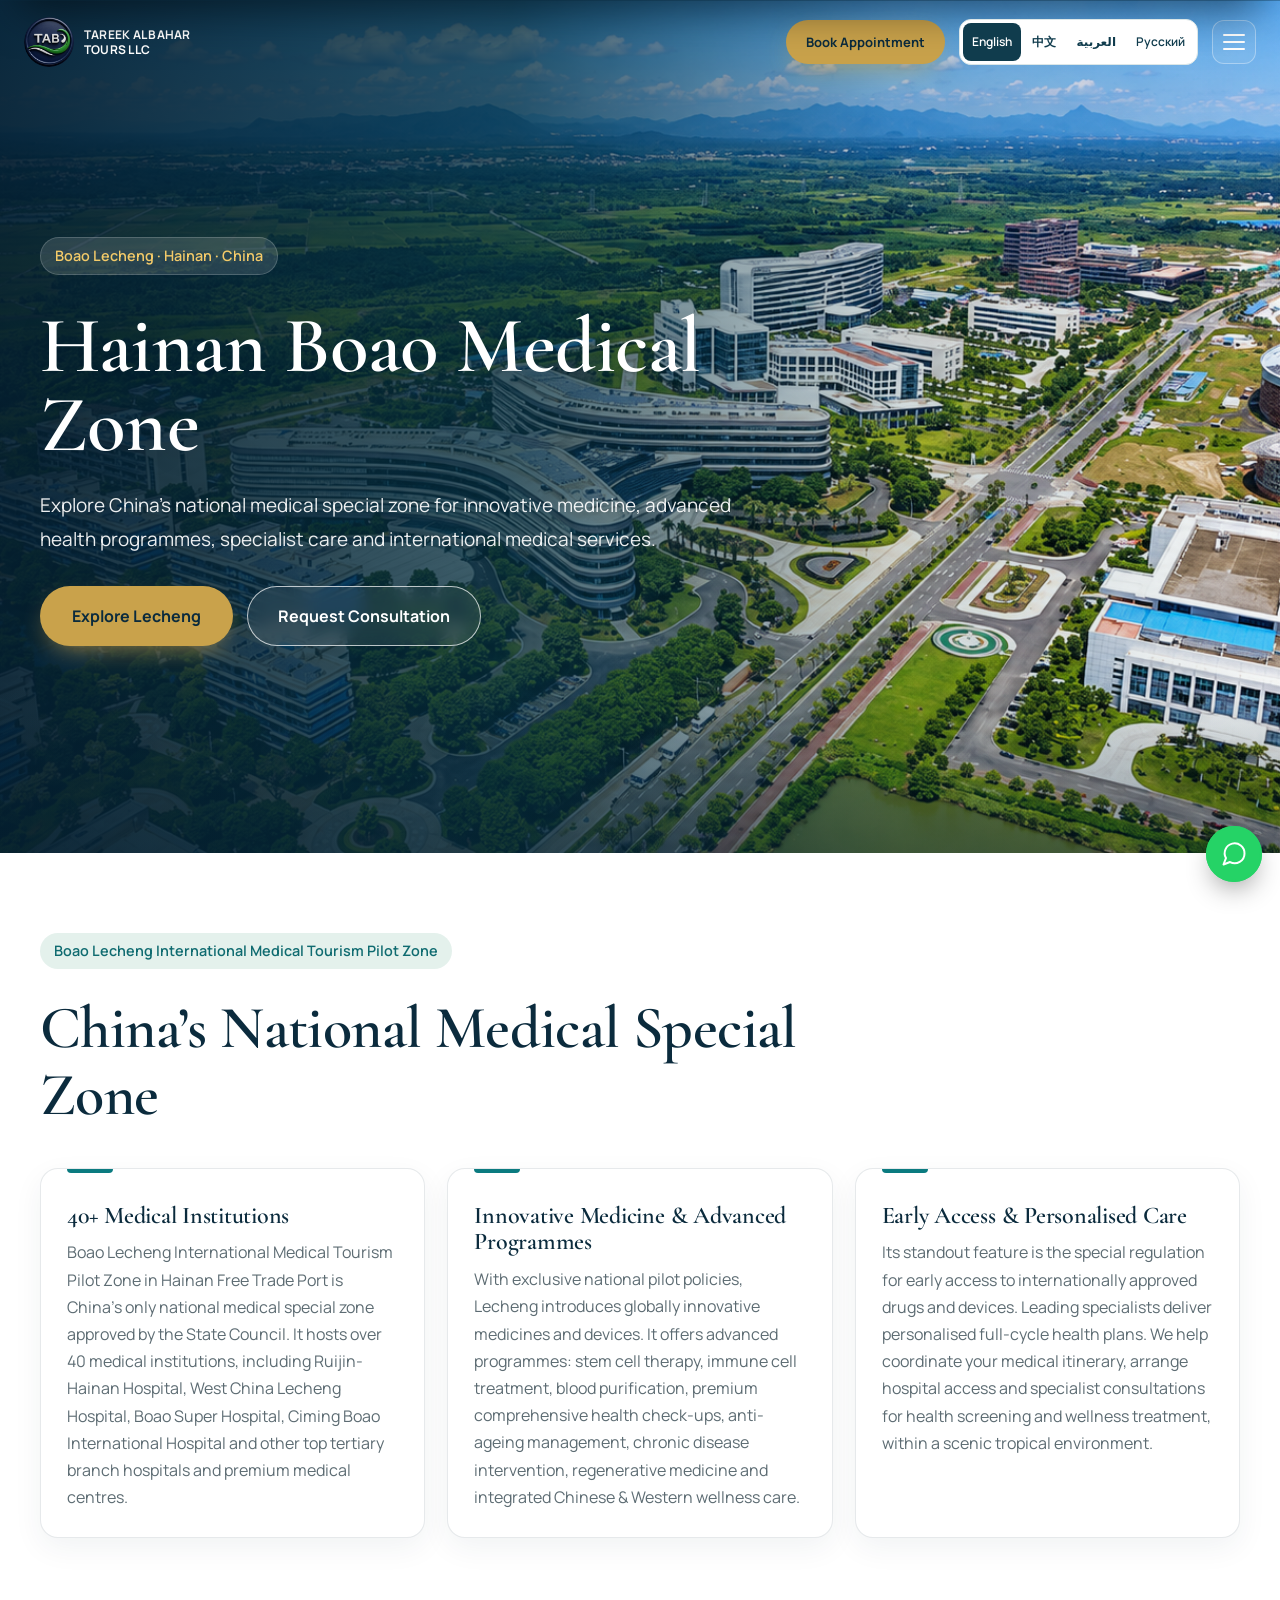
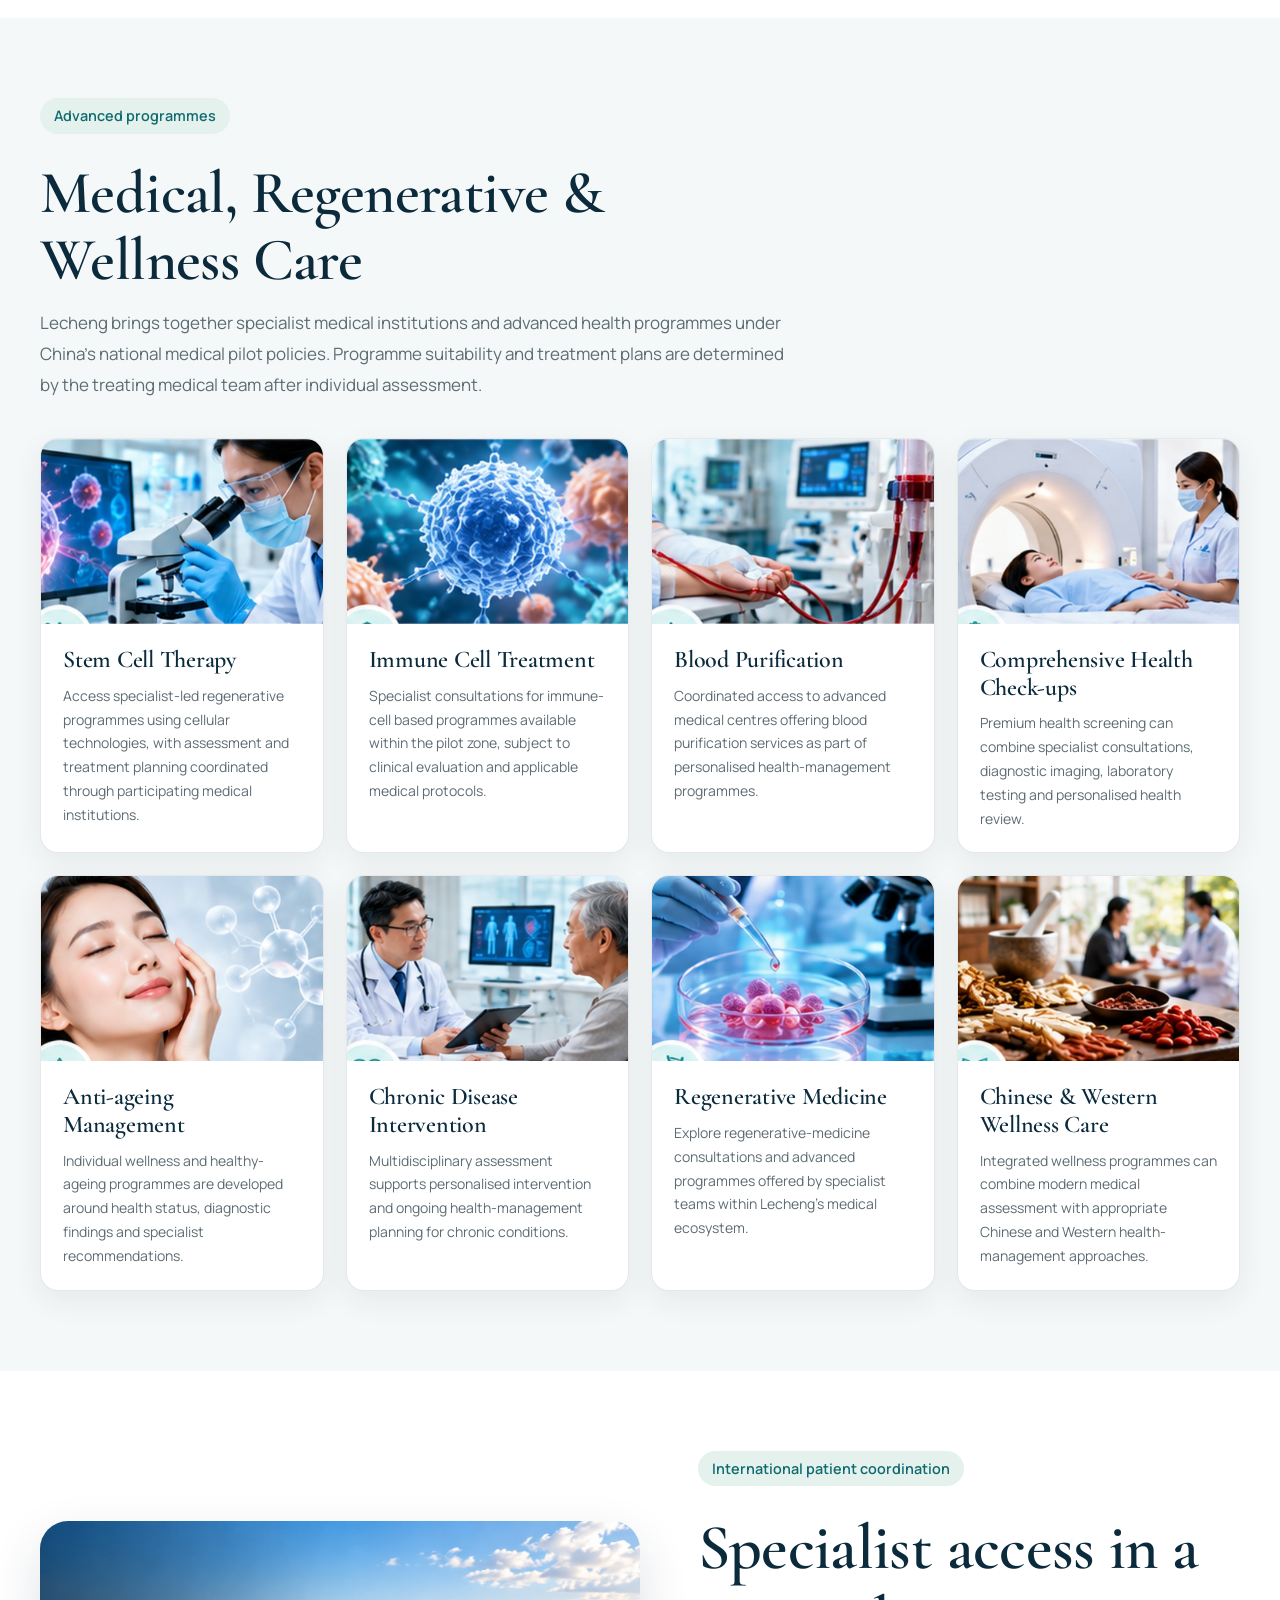
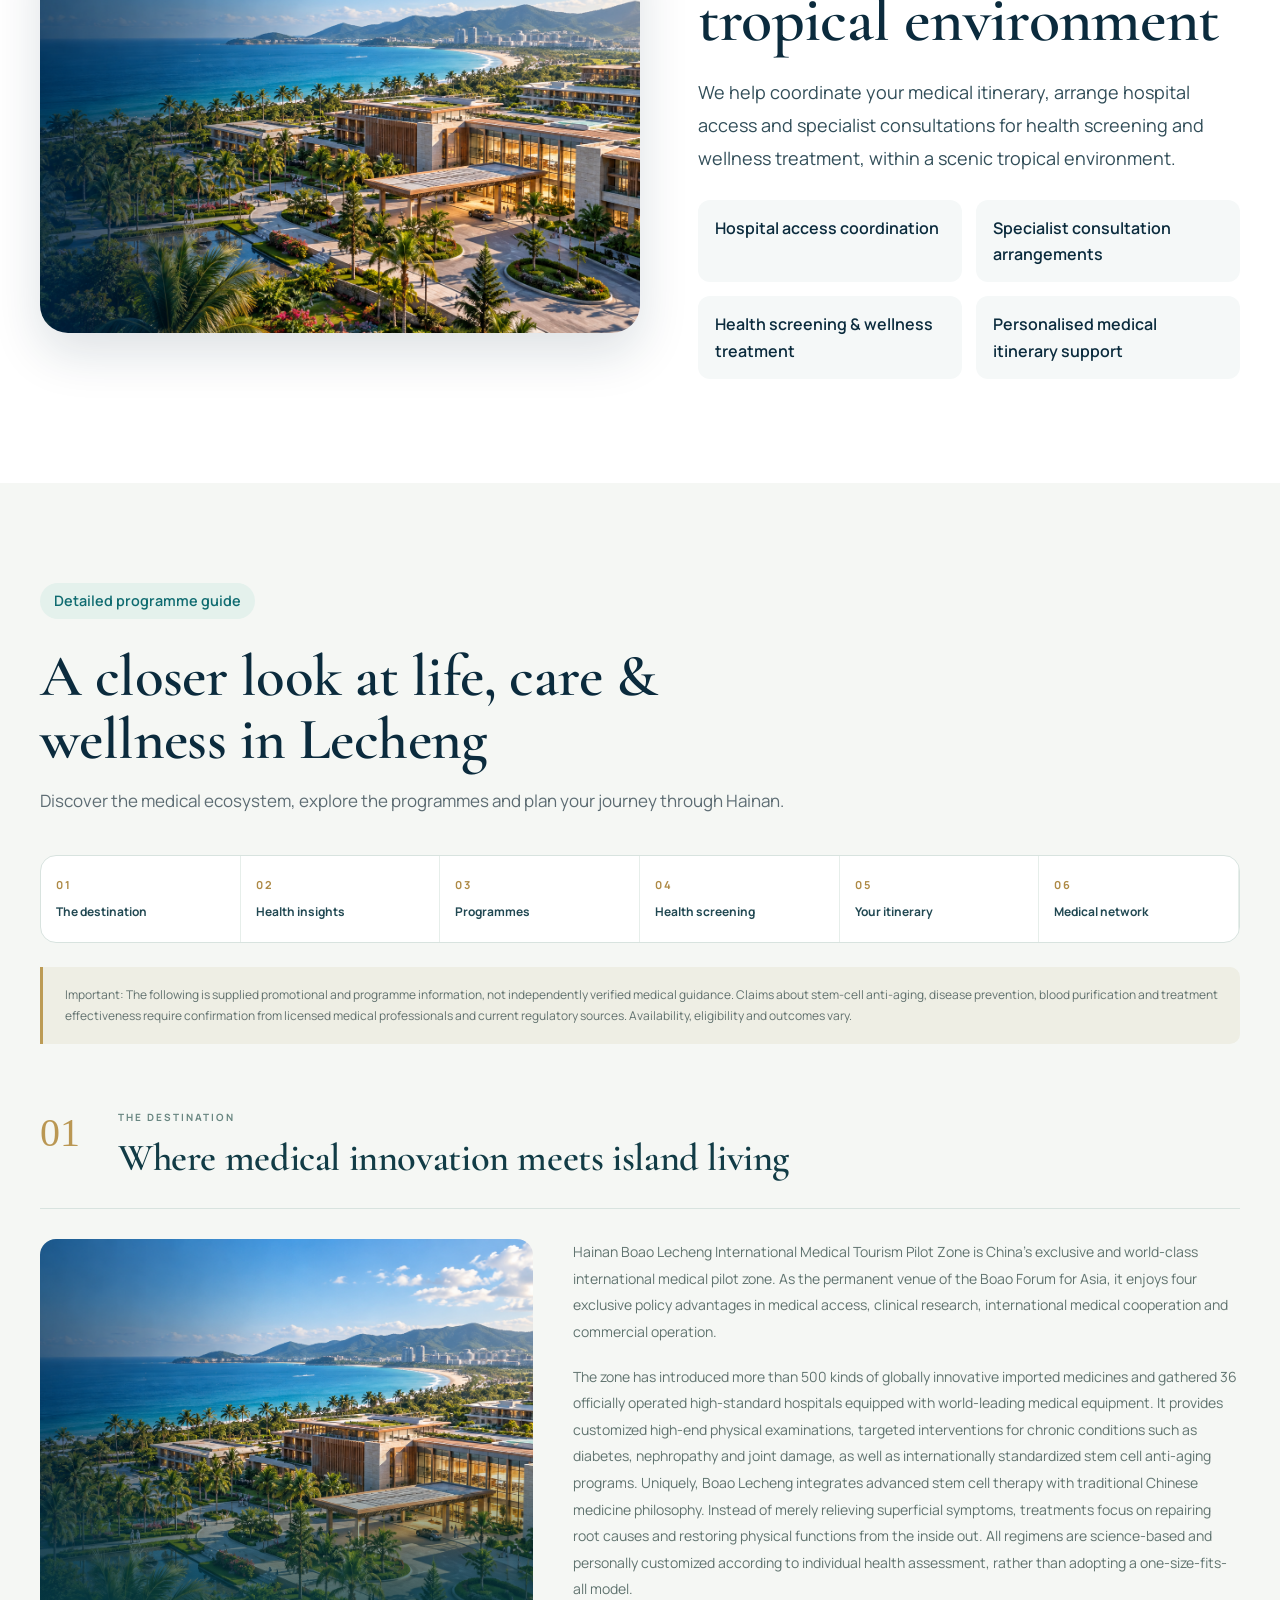
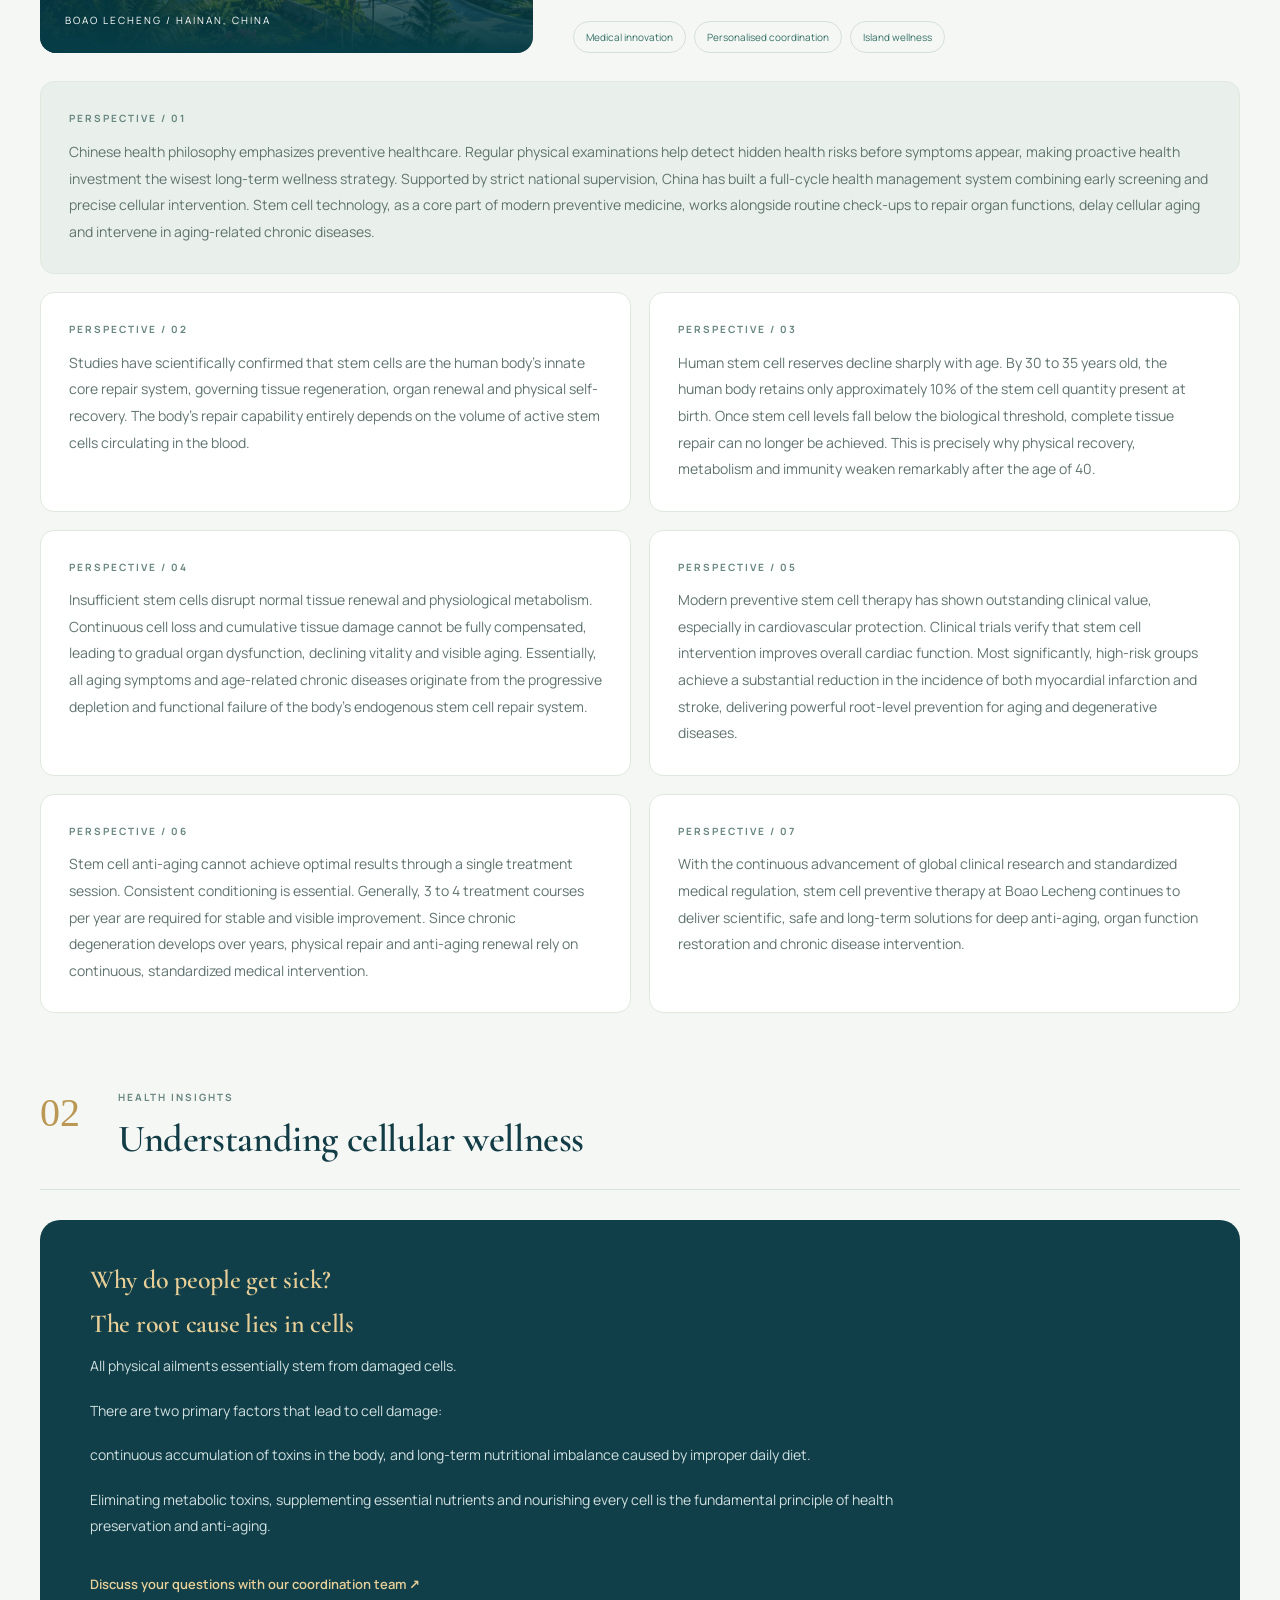
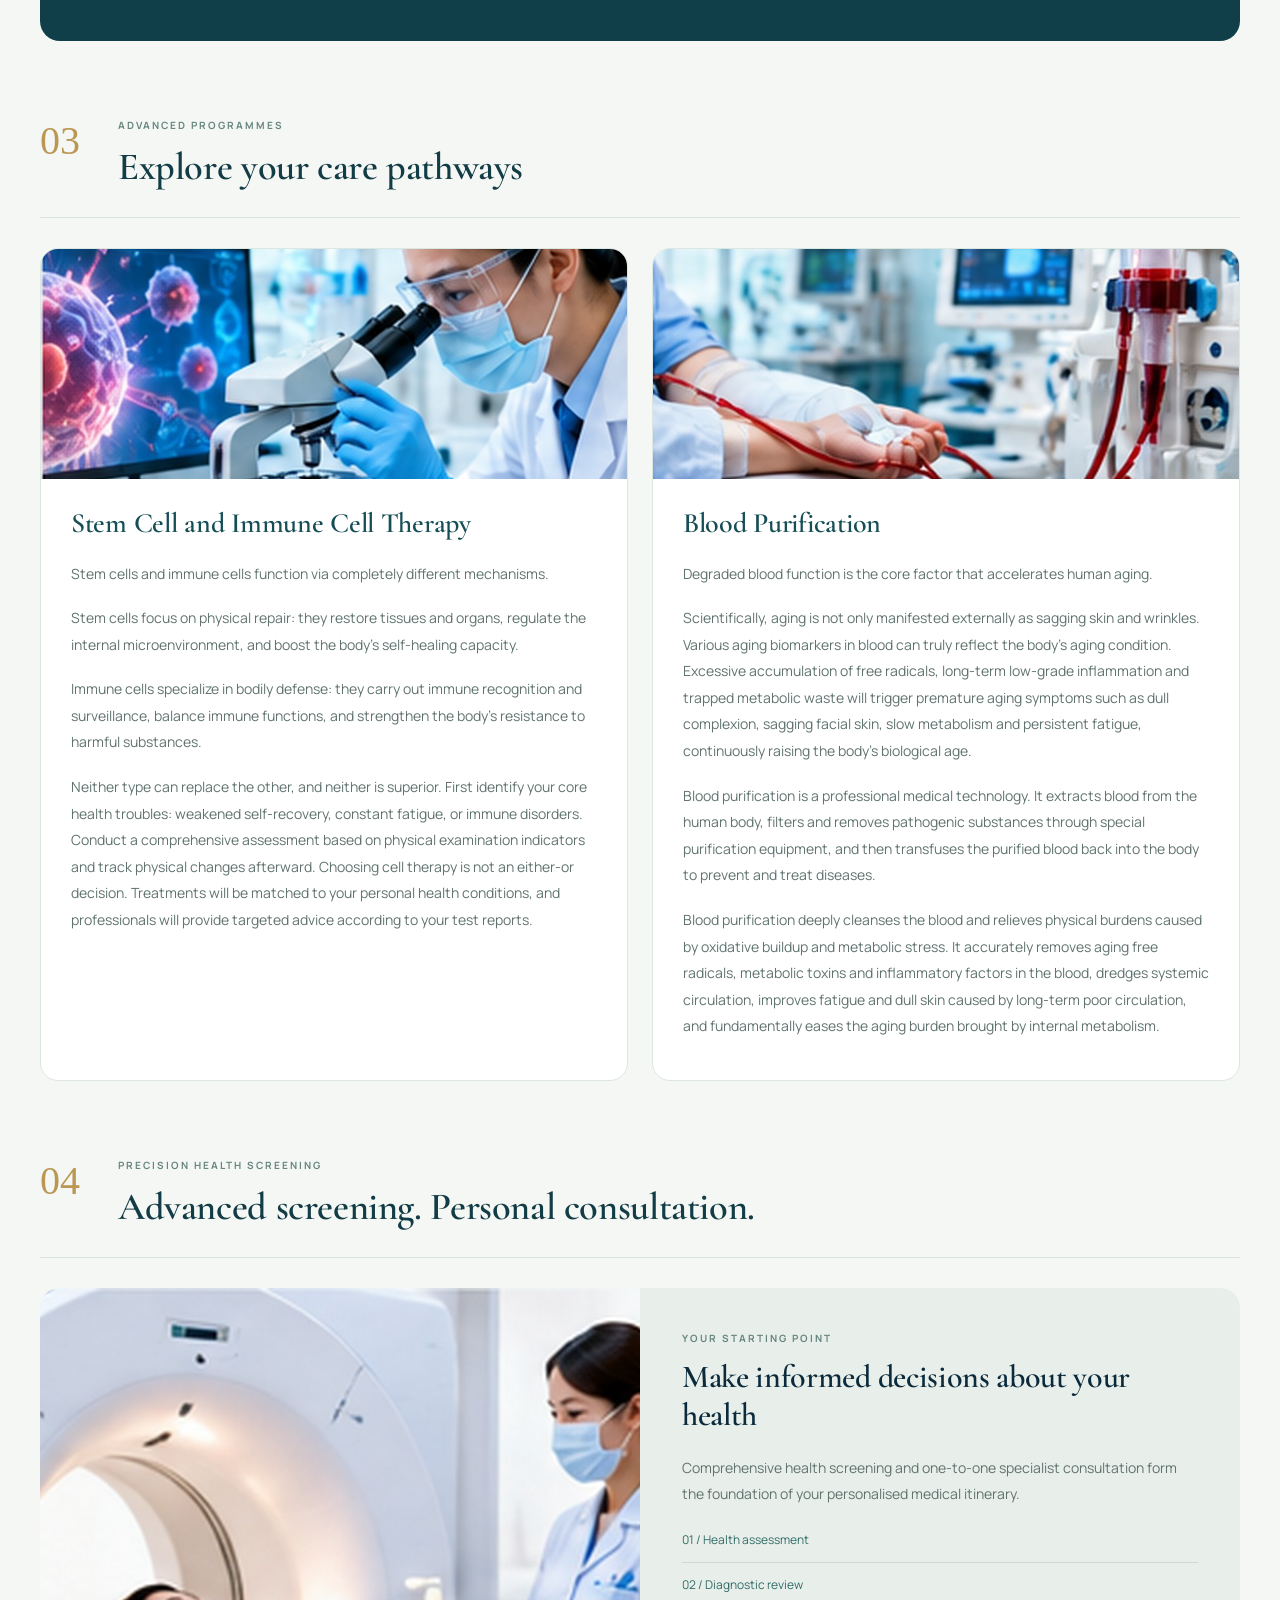
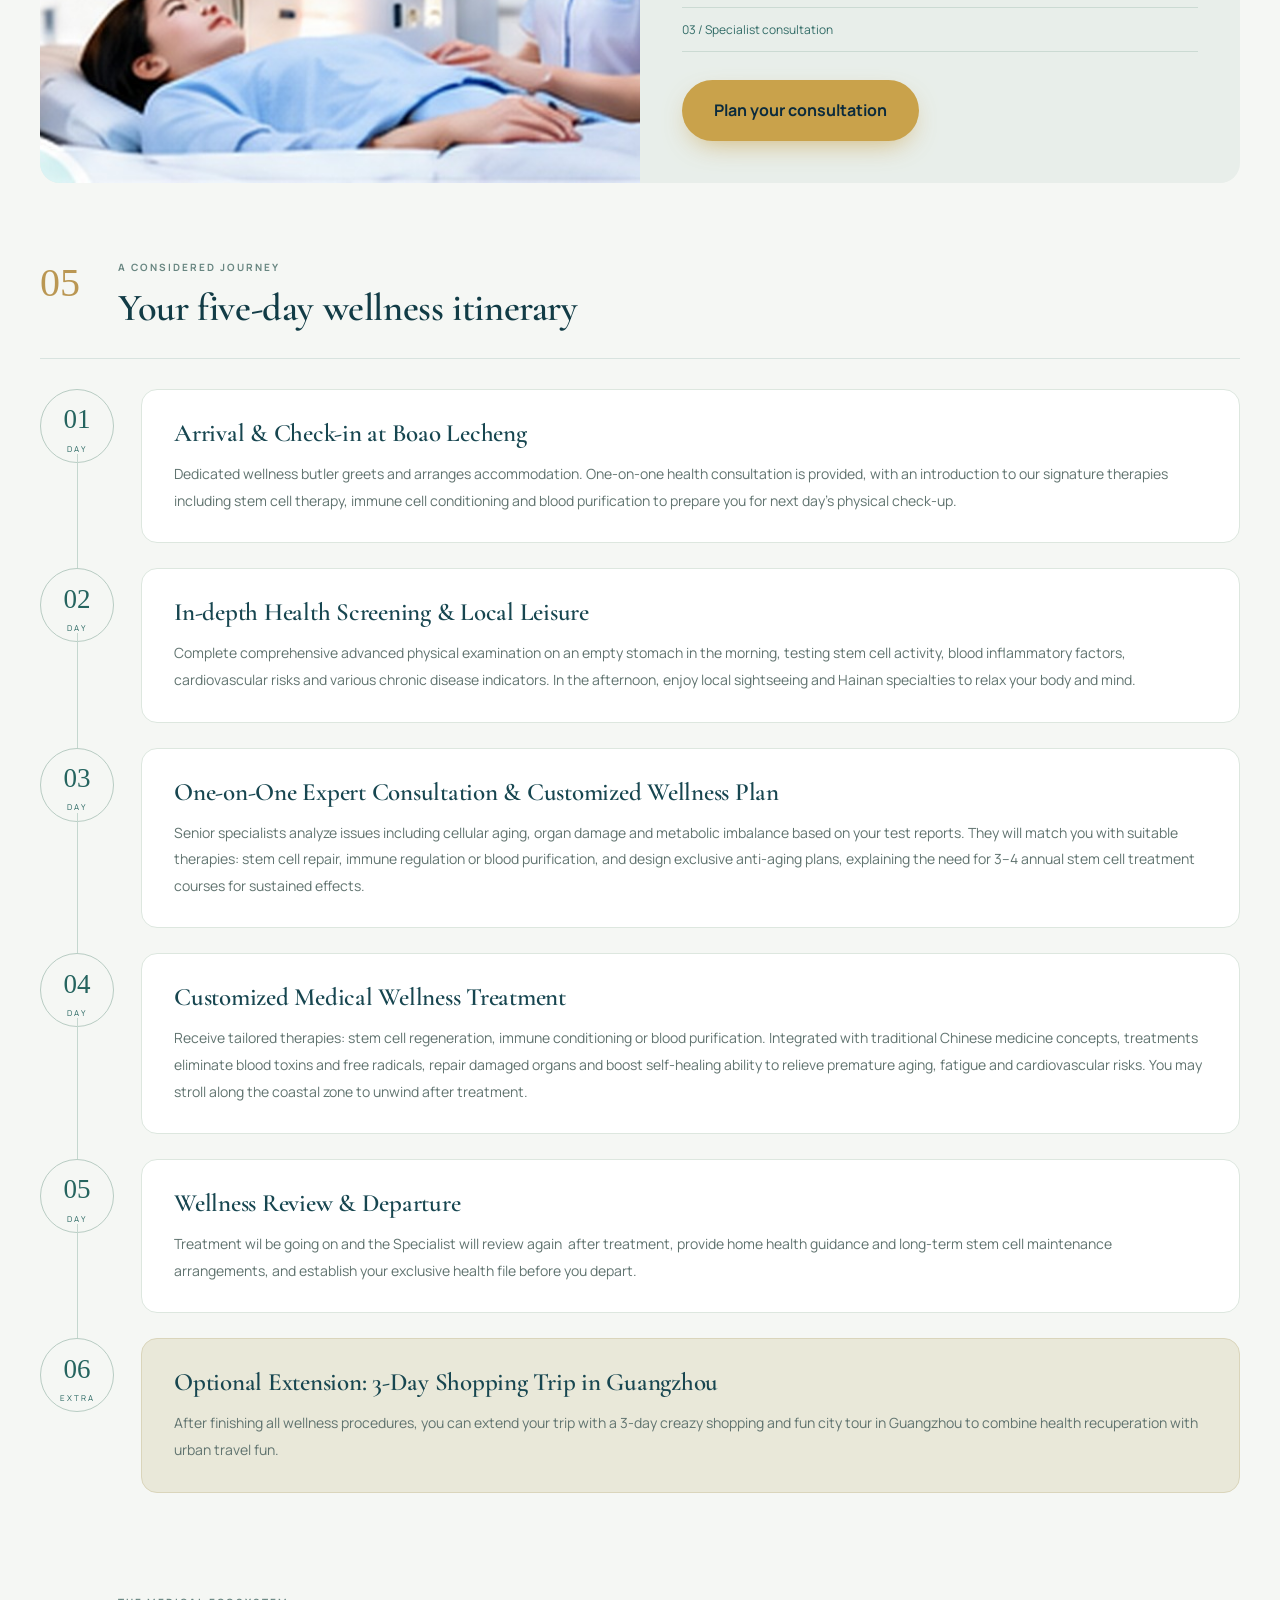
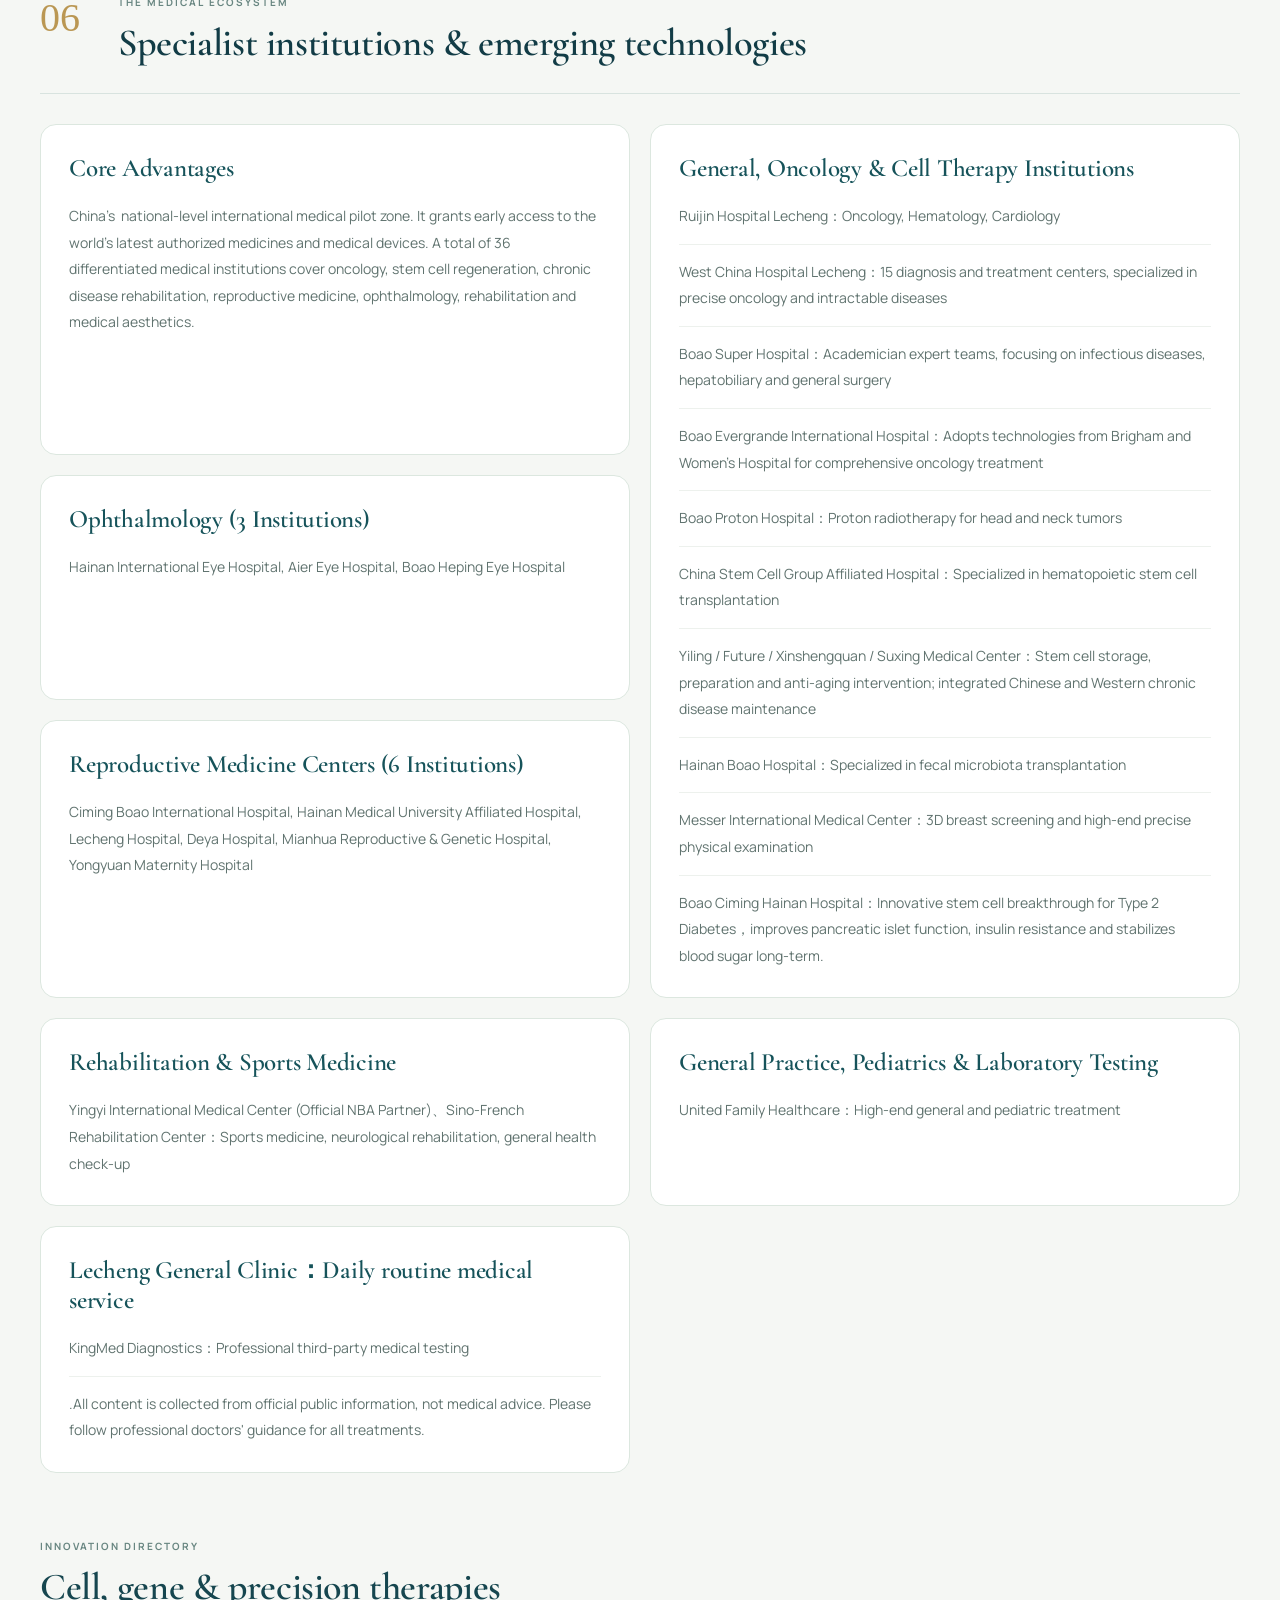
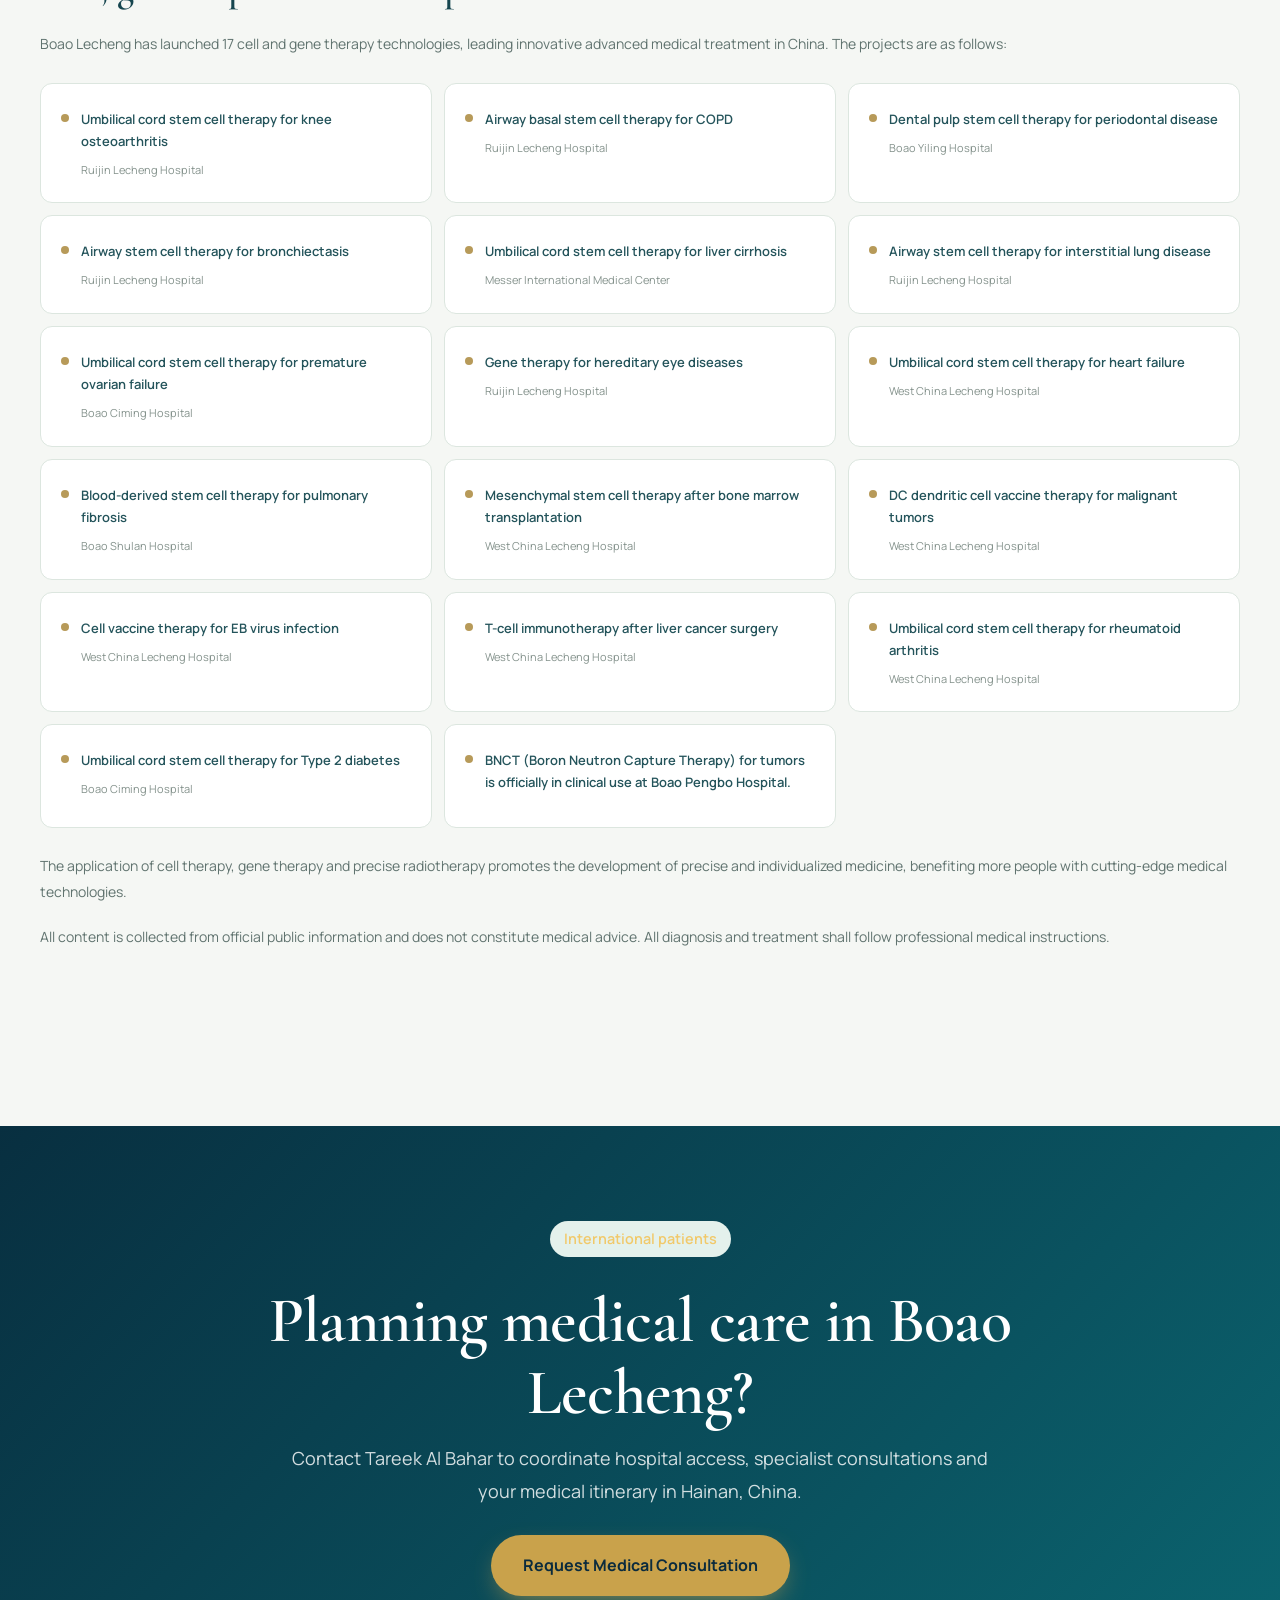
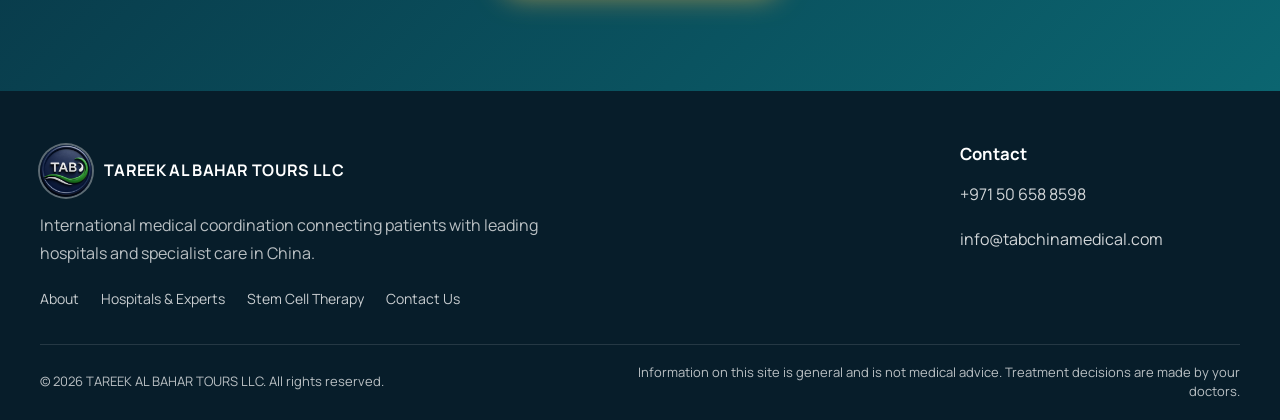
<file: hainan-boao.html>
<!DOCTYPE html>

<html lang="en"><head><meta charset="utf-8"/><meta content="width=device-width,initial-scale=1" name="viewport"/><title>Hainan Medical Zone | TAREEK AL BAHAR TOURS LLC</title><meta content="Explore Hainan Sanya Medical-Elderly Care Complex, rehabilitation, wellness, health management and international patient support in Hainan, China." name="description"/><link href="images/logo.png" rel="icon"/><link href="https://fonts.googleapis.com" rel="preconnect"/><link crossorigin="" href="https://fonts.gstatic.com" rel="preconnect"/><link href="https://fonts.googleapis.com/css2?family=Cormorant+Garamond:wght@500;600;700&amp;family=Manrope:wght@400;500;600;700&amp;display=swap" rel="stylesheet"/><link href="css/style.css?v=hainan-banner-4" rel="stylesheet"/><link href="css/boao-premium.css" rel="stylesheet"/><link as="image" href="images/hainan-boao-campus-banner.png" rel="preload"/></head><body>
<header class="header" id="header"><div class="container"><a class="brand" href="index.html"><img alt="" height="48" src="images/logo.png" width="48"/><span class="brand-text">TAREEK AL BAHAR TOURS LLC</span></a><nav aria-label="Main" class="nav" id="nav"><a href="index.html">Home</a><a href="about-us.html">About Us</a><a href="hospitals.html">Hospitals and Experts</a><a href="stem-cell-research.html">Stem Cell Therapy</a><a href="regenerative-dentistry.html">Regenerative &amp; Advanced Dentistry</a><a href="hainan-boao.html">Hainan Boao Medical Zone</a><a href="contact-us.html">Contact Us</a><a class="btn btn-gold mobile-book" href="https://wa.me/971506588598?text=Hello%20Tareek%20Al%20Bahar%20Tours%2C%20I%20would%20like%20to%20book%20a%20medical%20appointment." rel="noopener" target="_blank">Book Appointment</a></nav><div class="header-actions"><a class="btn btn-gold header-book" href="https://wa.me/971506588598?text=Hello%20Tareek%20Al%20Bahar%20Tours%2C%20I%20would%20like%20to%20book%20a%20medical%20appointment." rel="noopener" target="_blank">Book Appointment</a><div class="lang language-picker notranslate" translate="no"><div aria-label="Select language" class="language-options" id="site-language" role="group"><button aria-pressed="true" data-language="en" lang="en" type="button">English</button><button aria-pressed="false" data-language="zh" lang="zh" type="button">中文</button><button aria-pressed="false" data-language="ar" lang="ar" type="button">العربية</button><button aria-pressed="false" data-language="ru" lang="ru" type="button">Русский</button></div><span aria-live="polite" class="language-status" id="language-status" role="status"></span></div><button aria-label="Menu" class="burger" id="burger"><span></span><span></span><span></span></button></div></div></header>
<main>
<section class="hainan-page-banner"><div class="container hainan-banner-content"><span class="tag">Boao Lecheng · Hainan · China</span><h1>Hainan Boao Medical Zone</h1><p>Explore China’s national medical special zone for innovative medicine, advanced health programmes, specialist care and international medical services.</p><div class="hospital-banner-actions"><a class="btn btn-gold" href="#overview">Explore Lecheng</a><a class="btn btn-outline-light" href="https://wa.me/971506588598?text=Hello%2C%20I%20would%20like%20information%20about%20Boao%20Lecheng%20Medical%20Zone%20in%20Hainan%2C%20China." rel="noopener" target="_blank">Request Consultation</a></div></div></section>
<section class="page-section" id="overview"><div class="container"><div class="section-heading"><span class="tag">Boao Lecheng International Medical Tourism Pilot Zone</span><h2>China’s National Medical Special Zone</h2></div><div class="info-cards hainan-service-cards"><div class="info-card-simple"><h3>40+ Medical Institutions</h3><p>Boao Lecheng International Medical Tourism Pilot Zone in Hainan Free Trade Port is China’s only national medical special zone approved by the State Council. It hosts over 40 medical institutions, including Ruijin-Hainan Hospital, West China Lecheng Hospital, Boao Super Hospital, Ciming Boao International Hospital and other top tertiary branch hospitals and premium medical centres.</p></div><div class="info-card-simple"><h3>Innovative Medicine &amp; Advanced Programmes</h3><p>With exclusive national pilot policies, Lecheng introduces globally innovative medicines and devices. It offers advanced programmes: stem cell therapy, immune cell treatment, blood purification, premium comprehensive health check-ups, anti-ageing management, chronic disease intervention, regenerative medicine and integrated Chinese &amp; Western wellness care.</p></div><div class="info-card-simple"><h3>Early Access &amp; Personalised Care</h3><p>Its standout feature is the special regulation for early access to internationally approved drugs and devices. Leading specialists deliver personalised full-cycle health plans. We help coordinate your medical itinerary, arrange hospital access and specialist consultations for health screening and wellness treatment, within a scenic tropical environment.</p></div></div></div></section>
<section class="page-section alt"><div class="container"><div class="section-heading"><span class="tag">Advanced programmes</span><h2>Medical, Regenerative &amp; Wellness Care</h2><p>Lecheng brings together specialist medical institutions and advanced health programmes under China’s national medical pilot policies. Programme suitability and treatment plans are determined by the treating medical team after individual assessment.</p></div><div class="hainan-program-grid">
<div class="hainan-program-card"><img alt="Stem cell laboratory" src="images/hainan-programmes/stem-cell.jpg"/><div class="program-body"><h3>Stem Cell Therapy</h3><p>Access specialist-led regenerative programmes using cellular technologies, with assessment and treatment planning coordinated through participating medical institutions.</p></div></div>
<div class="hainan-program-card"><img alt="Cellular research and immune therapy" src="images/hainan-programmes/immune-cell.jpg"/><div class="program-body"><h3>Immune Cell Treatment</h3><p>Specialist consultations for immune-cell based programmes available within the pilot zone, subject to clinical evaluation and applicable medical protocols.</p></div></div>
<div class="hainan-program-card"><img alt="Modern hospital treatment environment" src="images/hainan-programmes/blood-purification.jpg"/><div class="program-body"><h3>Blood Purification</h3><p>Coordinated access to advanced medical centres offering blood purification services as part of personalised health-management programmes.</p></div></div>
<div class="hainan-program-card"><img alt="Advanced medical health screening" src="images/hainan-programmes/health-checkup.jpg"/><div class="program-body"><h3>Comprehensive Health Check-ups</h3><p>Premium health screening can combine specialist consultations, diagnostic imaging, laboratory testing and personalised health review.</p></div></div>
<div class="hainan-program-card"><img alt="Personalised health and wellness consultation" src="images/hainan-programmes/anti-ageing.jpg"/><div class="program-body"><h3>Anti-ageing Management</h3><p>Individual wellness and healthy-ageing programmes are developed around health status, diagnostic findings and specialist recommendations.</p></div></div>
<div class="hainan-program-card"><img alt="Specialist chronic disease assessment" src="images/hainan-programmes/chronic-disease.jpg"/><div class="program-body"><h3>Chronic Disease Intervention</h3><p>Multidisciplinary assessment supports personalised intervention and ongoing health-management planning for chronic conditions.</p></div></div>
<div class="hainan-program-card"><img alt="Doctor consultation for regenerative medicine" src="images/hainan-programmes/regenerative-medicine.jpg"/><div class="program-body"><h3>Regenerative Medicine</h3><p>Explore regenerative-medicine consultations and advanced programmes offered by specialist teams within Lecheng’s medical ecosystem.</p></div></div>
<div class="hainan-program-card"><img alt="Chinese and Western wellness care" src="images/hainan-programmes/wellness-care.jpg"/><div class="program-body"><h3>Chinese &amp; Western Wellness Care</h3><p>Integrated wellness programmes can combine modern medical assessment with appropriate Chinese and Western health-management approaches.</p></div></div>
</div></div></section>
<section class="page-section"><div class="container hainan-location-grid"><div class="hainan-location-visual"><img alt="Tropical medical and wellness environment in Hainan" src="images/ai-medical/hainan-sanya-medical-city.png"/></div><div><span class="tag">International patient coordination</span><h2>Specialist access in a tropical environment</h2><p class="lead-copy">We help coordinate your medical itinerary, arrange hospital access and specialist consultations for health screening and wellness treatment, within a scenic tropical environment.</p><div class="feature-list"><div>Hospital access coordination</div><div>Specialist consultation arrangements</div><div>Health screening &amp; wellness treatment</div><div>Personalised medical itinerary support</div></div></div></div></section>
<section class="boao-guide" id="detailed-boao-guide"><div class="container"><div class="section-heading"><span class="tag">Detailed programme guide</span><h2>A closer look at life, care &amp; wellness in Lecheng</h2><p>Discover the medical ecosystem, explore the programmes and plan your journey through Hainan.</p></div><nav aria-label="Programme guide" class="guide-nav"><a href="#boao-1"><span>01</span>The destination</a><a href="#boao-2"><span>02</span>Health insights</a><a href="#boao-3"><span>03</span>Programmes</a><a href="#boao-4"><span>04</span>Health screening</a><a href="#boao-5"><span>05</span>Your itinerary</a><a href="#boao-6"><span>06</span>Medical network</a></nav><div class="boao-note">Important: The following is supplied promotional and programme information, not independently verified medical guidance. Claims about stem-cell anti-aging, disease prevention, blood purification and treatment effectiveness require confirmation from licensed medical professionals and current regulatory sources. Availability, eligibility and outcomes vary.</div><article class="boao-section boao-section-1" id="boao-1"><div class="boao-section-title"><span class="boao-number">01</span><div><span class="boao-eyebrow">The destination</span><h3>Where medical innovation meets island living</h3></div></div><div class="boao-intro"><div class="boao-photo"><img alt="Hainan medical and wellness environment" loading="lazy" src="images/ai-medical/hainan-sanya-medical-city.png"/><span>BOAO LECHENG / HAINAN, CHINA</span></div><div><p>Hainan Boao Lecheng International Medical Tourism Pilot Zone is China’s exclusive and world-class international medical pilot zone. As the permanent venue of the Boao Forum for Asia, it enjoys four exclusive policy advantages in medical access, clinical research, international medical cooperation and commercial operation.</p><p>The zone has introduced more than 500 kinds of globally innovative imported medicines and gathered 36 officially operated high-standard hospitals equipped with world-leading medical equipment. It provides customized high-end physical examinations, targeted interventions for chronic conditions such as diabetes, nephropathy and joint damage, as well as internationally standardized stem cell anti-aging programs. Uniquely, Boao Lecheng integrates advanced stem cell therapy with traditional Chinese medicine philosophy. Instead of merely relieving superficial symptoms, treatments focus on repairing root causes and restoring physical functions from the inside out. All regimens are science-based and personally customized according to individual health assessment, rather than adopting a one-size-fits-all model.</p><div class="boao-pill-row"><span>Medical innovation</span><span>Personalised coordination</span><span>Island wellness</span></div></div></div><div class="boao-insight-grid"><div class="boao-insight"><span class="boao-eyebrow">Perspective / 01</span><p>Chinese health philosophy emphasizes preventive healthcare. Regular physical examinations help detect hidden health risks before symptoms appear, making proactive health investment the wisest long-term wellness strategy. Supported by strict national supervision, China has built a full-cycle health management system combining early screening and precise cellular intervention. Stem cell technology, as a core part of modern preventive medicine, works alongside routine check-ups to repair organ functions, delay cellular aging and intervene in aging-related chronic diseases.</p></div><div class="boao-insight"><span class="boao-eyebrow">Perspective / 02</span><p>Studies have scientifically confirmed that stem cells are the human body’s innate core repair system, governing tissue regeneration, organ renewal and physical self-recovery. The body’s repair capability entirely depends on the volume of active stem cells circulating in the blood.</p></div><div class="boao-insight"><span class="boao-eyebrow">Perspective / 03</span><p>Human stem cell reserves decline sharply with age. By 30 to 35 years old, the human body retains only approximately 10% of the stem cell quantity present at birth. Once stem cell levels fall below the biological threshold, complete tissue repair can no longer be achieved. This is precisely why physical recovery, metabolism and immunity weaken remarkably after the age of 40.</p></div><div class="boao-insight"><span class="boao-eyebrow">Perspective / 04</span><p>Insufficient stem cells disrupt normal tissue renewal and physiological metabolism. Continuous cell loss and cumulative tissue damage cannot be fully compensated, leading to gradual organ dysfunction, declining vitality and visible aging. Essentially, all aging symptoms and age-related chronic diseases originate from the progressive depletion and functional failure of the body’s endogenous stem cell repair system.</p></div><div class="boao-insight"><span class="boao-eyebrow">Perspective / 05</span><p>Modern preventive stem cell therapy has shown outstanding clinical value, especially in cardiovascular protection. Clinical trials verify that stem cell intervention improves overall cardiac function. Most significantly, high-risk groups achieve a substantial reduction in the incidence of both myocardial infarction and stroke, delivering powerful root-level prevention for aging and degenerative diseases.</p></div><div class="boao-insight"><span class="boao-eyebrow">Perspective / 06</span><p>Stem cell anti-aging cannot achieve optimal results through a single treatment session. Consistent conditioning is essential. Generally, 3 to 4 treatment courses per year are required for stable and visible improvement. Since chronic degeneration develops over years, physical repair and anti-aging renewal rely on continuous, standardized medical intervention.</p></div><div class="boao-insight"><span class="boao-eyebrow">Perspective / 07</span><p>With the continuous advancement of global clinical research and standardized medical regulation, stem cell preventive therapy at Boao Lecheng continues to deliver scientific, safe and long-term solutions for deep anti-aging, organ function restoration and chronic disease intervention.</p></div></div></article><article class="boao-section boao-section-2" id="boao-2"><div class="boao-section-title"><span class="boao-number">02</span><div><span class="boao-eyebrow">Health insights</span><h3>Understanding cellular wellness</h3></div></div><div class="boao-qa"><h4>Why do people get sick?</h4><h4>The root cause lies in cells</h4><p>All physical ailments essentially stem from damaged cells.</p><p>There are two primary factors that lead to cell damage:</p><p>continuous accumulation of toxins in the body, and long-term nutritional imbalance caused by improper daily diet.</p><p>Eliminating metabolic toxins, supplementing essential nutrients and nourishing every cell is the fundamental principle of health preservation and anti-aging.</p><a class="boao-text-link" href="contact-us.html">Discuss your questions with our coordination team ↗</a></div></article><article class="boao-section boao-section-3" id="boao-3"><div class="boao-section-title"><span class="boao-number">03</span><div><span class="boao-eyebrow">Advanced programmes</span><h3>Explore your care pathways</h3></div></div><div class="boao-care-grid"><div class="boao-care-panel"><img alt="Specialist medical programme" loading="lazy" src="images/hainan-programmes/stem-cell.jpg"/><h4>Stem Cell and Immune Cell Therapy</h4><p>Stem cells and immune cells function via completely different mechanisms.</p><p>Stem cells focus on physical repair: they restore tissues and organs, regulate the internal microenvironment, and boost the body’s self-healing capacity.</p><p>Immune cells specialize in bodily defense: they carry out immune recognition and surveillance, balance immune functions, and strengthen the body’s resistance to harmful substances.</p><p>Neither type can replace the other, and neither is superior. First identify your core health troubles: weakened self-recovery, constant fatigue, or immune disorders. Conduct a comprehensive assessment based on physical examination indicators and track physical changes afterward. Choosing cell therapy is not an either-or decision. Treatments will be matched to your personal health conditions, and professionals will provide targeted advice according to your test reports.</p></div><div class="boao-care-panel"><img alt="Specialist medical programme" loading="lazy" src="images/hainan-programmes/blood-purification.jpg"/><h4>Blood Purification</h4><p>Degraded blood function is the core factor that accelerates human aging.</p><p>Scientifically, aging is not only manifested externally as sagging skin and wrinkles. Various aging biomarkers in blood can truly reflect the body’s aging condition. Excessive accumulation of free radicals, long-term low-grade inflammation and trapped metabolic waste will trigger premature aging symptoms such as dull complexion, sagging facial skin, slow metabolism and persistent fatigue, continuously raising the body’s biological age.</p><p>Blood purification is a professional medical technology. It extracts blood from the human body, filters and removes pathogenic substances through special purification equipment, and then transfuses the purified blood back into the body to prevent and treat diseases.</p><p>Blood purification deeply cleanses the blood and relieves physical burdens caused by oxidative buildup and metabolic stress. It accurately removes aging free radicals, metabolic toxins and inflammatory factors in the blood, dredges systemic circulation, improves fatigue and dull skin caused by long-term poor circulation, and fundamentally eases the aging burden brought by internal metabolism.</p></div></div></article><article class="boao-section boao-section-4" id="boao-4"><div class="boao-section-title"><span class="boao-number">04</span><div><span class="boao-eyebrow">Precision health screening</span><h3>Advanced screening. Personal consultation.</h3></div></div><div class="boao-screening"><img alt="Advanced medical screening equipment" loading="lazy" src="images/hainan-programmes/health-checkup.jpg"/><div><span class="boao-eyebrow">Your starting point</span><h4>Make informed decisions about your health</h4><p>Comprehensive health screening and one-to-one specialist consultation form the foundation of your personalised medical itinerary.</p><div class="boao-screen-steps"><span>01 / Health assessment</span><span>02 / Diagnostic review</span><span>03 / Specialist consultation</span></div><a class="btn btn-gold" href="contact-us.html">Plan your consultation</a></div></div></article><article class="boao-section boao-section-5" id="boao-5"><div class="boao-section-title"><span class="boao-number">05</span><div><span class="boao-eyebrow">A considered journey</span><h3>Your five-day wellness itinerary</h3></div></div><div class="boao-timeline"><div class="boao-day"><div class="boao-day-marker">01<small>DAY</small></div><div><h4>Arrival &amp; Check-in at Boao Lecheng</h4><p>Dedicated wellness butler greets and arranges accommodation. One-on-one health consultation is provided, with an introduction to our signature therapies including stem cell therapy, immune cell conditioning and blood purification to prepare you for next day’s physical check-up.</p></div></div><div class="boao-day"><div class="boao-day-marker">02<small>DAY</small></div><div><h4>In-depth Health Screening &amp; Local Leisure</h4><p>Complete comprehensive advanced physical examination on an empty stomach in the morning, testing stem cell activity, blood inflammatory factors, cardiovascular risks and various chronic disease indicators. In the afternoon, enjoy local sightseeing and Hainan specialties to relax your body and mind.</p></div></div><div class="boao-day"><div class="boao-day-marker">03<small>DAY</small></div><div><h4>One-on-One Expert Consultation &amp; Customized Wellness Plan</h4><p>Senior specialists analyze issues including cellular aging, organ damage and metabolic imbalance based on your test reports. They will match you with suitable therapies: stem cell repair, immune regulation or blood purification, and design exclusive anti-aging plans, explaining the need for 3–4 annual stem cell treatment courses for sustained effects.</p></div></div><div class="boao-day"><div class="boao-day-marker">04<small>DAY</small></div><div><h4>Customized Medical Wellness Treatment</h4><p>Receive tailored therapies: stem cell regeneration, immune conditioning or blood purification. Integrated with traditional Chinese medicine concepts, treatments eliminate blood toxins and free radicals, repair damaged organs and boost self-healing ability to relieve premature aging, fatigue and cardiovascular risks. You may stroll along the coastal zone to unwind after treatment.</p></div></div><div class="boao-day"><div class="boao-day-marker">05<small>DAY</small></div><div><h4>Wellness Review &amp; Departure</h4><p>Treatment wil be going on and the Specialist will review again  after treatment, provide home health guidance and long-term stem cell maintenance arrangements, and establish your exclusive health file before you depart.</p></div></div><div class="boao-day"><div class="boao-day-marker">06<small>EXTRA</small></div><div><h4>Optional Extension: 3-Day Shopping Trip in Guangzhou</h4><p>After finishing all wellness procedures, you can extend your trip with a 3-day creazy shopping and fun city tour in Guangzhou to combine health recuperation with urban travel fun.</p></div></div></div></article><article class="boao-section boao-section-6" id="boao-6"><div class="boao-section-title"><span class="boao-number">06</span><div><span class="boao-eyebrow">The medical ecosystem</span><h3>Specialist institutions &amp; emerging technologies</h3></div></div><div class="boao-network"><div class="boao-network-group"><h4>Core Advantages</h4><p>China’s  national-level international medical pilot zone. It grants early access to the world’s latest authorized medicines and medical devices. A total of 36 differentiated medical institutions cover oncology, stem cell regeneration, chronic disease rehabilitation, reproductive medicine, ophthalmology, rehabilitation and medical aesthetics.</p></div><div class="boao-network-group"><h4>General, Oncology &amp; Cell Therapy Institutions</h4><p>Ruijin Hospital Lecheng：Oncology, Hematology, Cardiology</p><p>West China Hospital Lecheng：15 diagnosis and treatment centers, specialized in precise oncology and intractable diseases</p><p>Boao Super Hospital：Academician expert teams, focusing on infectious diseases, hepatobiliary and general surgery</p><p>Boao Evergrande International Hospital：Adopts technologies from Brigham and Women’s Hospital for comprehensive oncology treatment</p><p>Boao Proton Hospital：Proton radiotherapy for head and neck tumors</p><p>China Stem Cell Group Affiliated Hospital：Specialized in hematopoietic stem cell transplantation</p><p>Yiling / Future / Xinshengquan / Suxing Medical Center：Stem cell storage, preparation and anti-aging intervention; integrated Chinese and Western chronic disease maintenance</p><p>Hainan Boao Hospital：Specialized in fecal microbiota transplantation</p><p>Messer International Medical Center：3D breast screening and high-end precise physical examination</p><p>Boao Ciming Hainan Hospital：Innovative stem cell breakthrough for Type 2 Diabetes，improves pancreatic islet function, insulin resistance and stabilizes blood sugar long-term.</p></div><div class="boao-network-group"><h4>Ophthalmology (3 Institutions)</h4><p>Hainan International Eye Hospital, Aier Eye Hospital, Boao Heping Eye Hospital</p></div><div class="boao-network-group"><h4>Reproductive Medicine Centers (6 Institutions)</h4><p>Ciming Boao International Hospital, Hainan Medical University Affiliated Hospital, Lecheng Hospital, Deya Hospital, Mianhua Reproductive &amp; Genetic Hospital, Yongyuan Maternity Hospital</p></div><div class="boao-network-group"><h4>Rehabilitation &amp; Sports Medicine</h4><p>Yingyi International Medical Center (Official NBA Partner)、Sino-French Rehabilitation Center：Sports medicine, neurological rehabilitation, general health check-up</p></div><div class="boao-network-group"><h4>General Practice, Pediatrics &amp; Laboratory Testing</h4><p>United Family Healthcare：High-end general and pediatric treatment</p></div><div class="boao-network-group"><h4>Lecheng General Clinic：Daily routine medical service</h4><p>KingMed Diagnostics：Professional third-party medical testing</p><p>.All content is collected from official public information, not medical advice. Please follow professional doctors' guidance for all treatments.</p></div></div><div class="boao-tech-heading"><span class="boao-eyebrow">Innovation directory</span><h4>Cell, gene &amp; precision therapies</h4></div><p>Boao Lecheng has launched 17 cell and gene therapy technologies, leading innovative advanced medical treatment in China. The projects are as follows:</p><div class="boao-tech-grid"><div class="boao-tech-card"><span class="boao-tech-dot"></span><div><h5>Umbilical cord stem cell therapy for knee osteoarthritis</h5><p>Ruijin Lecheng Hospital</p></div></div><div class="boao-tech-card"><span class="boao-tech-dot"></span><div><h5>Airway basal stem cell therapy for COPD</h5><p>Ruijin Lecheng Hospital</p></div></div><div class="boao-tech-card"><span class="boao-tech-dot"></span><div><h5>Dental pulp stem cell therapy for periodontal disease</h5><p>Boao Yiling Hospital</p></div></div><div class="boao-tech-card"><span class="boao-tech-dot"></span><div><h5>Airway stem cell therapy for bronchiectasis</h5><p>Ruijin Lecheng Hospital</p></div></div><div class="boao-tech-card"><span class="boao-tech-dot"></span><div><h5>Umbilical cord stem cell therapy for liver cirrhosis</h5><p>Messer International Medical Center</p></div></div><div class="boao-tech-card"><span class="boao-tech-dot"></span><div><h5>Airway stem cell therapy for interstitial lung disease</h5><p>Ruijin Lecheng Hospital</p></div></div><div class="boao-tech-card"><span class="boao-tech-dot"></span><div><h5>Umbilical cord stem cell therapy for premature ovarian failure</h5><p>Boao Ciming Hospital</p></div></div><div class="boao-tech-card"><span class="boao-tech-dot"></span><div><h5>Gene therapy for hereditary eye diseases</h5><p>Ruijin Lecheng Hospital</p></div></div><div class="boao-tech-card"><span class="boao-tech-dot"></span><div><h5>Umbilical cord stem cell therapy for heart failure</h5><p>West China Lecheng Hospital</p></div></div><div class="boao-tech-card"><span class="boao-tech-dot"></span><div><h5>Blood-derived stem cell therapy for pulmonary fibrosis</h5><p>Boao Shulan Hospital</p></div></div><div class="boao-tech-card"><span class="boao-tech-dot"></span><div><h5>Mesenchymal stem cell therapy after bone marrow transplantation</h5><p>West China Lecheng Hospital</p></div></div><div class="boao-tech-card"><span class="boao-tech-dot"></span><div><h5>DC dendritic cell vaccine therapy for malignant tumors</h5><p>West China Lecheng Hospital</p></div></div><div class="boao-tech-card"><span class="boao-tech-dot"></span><div><h5>Cell vaccine therapy for EB virus infection</h5><p>West China Lecheng Hospital</p></div></div><div class="boao-tech-card"><span class="boao-tech-dot"></span><div><h5>T-cell immunotherapy after liver cancer surgery</h5><p>West China Lecheng Hospital</p></div></div><div class="boao-tech-card"><span class="boao-tech-dot"></span><div><h5>Umbilical cord stem cell therapy for rheumatoid arthritis</h5><p>West China Lecheng Hospital</p></div></div><div class="boao-tech-card"><span class="boao-tech-dot"></span><div><h5>Umbilical cord stem cell therapy for Type 2 diabetes</h5><p>Boao Ciming Hospital</p></div></div><div class="boao-tech-card"><span class="boao-tech-dot"></span><div><h5>BNCT (Boron Neutron Capture Therapy) for tumors is officially in clinical use at Boao Pengbo Hospital.</h5></div></div></div><p>The application of cell therapy, gene therapy and precise radiotherapy promotes the development of precise and individualized medicine, benefiting more people with cutting-edge medical technologies.</p><p>All content is collected from official public information and does not constitute medical advice. All diagnosis and treatment shall follow professional medical instructions.</p></article></div></section><section class="hainan-cta"><div class="container"><span class="tag">International patients</span><h2>Planning medical care in Boao Lecheng?</h2><p>Contact Tareek Al Bahar to coordinate hospital access, specialist consultations and your medical itinerary in Hainan, China.</p><a class="btn btn-gold" href="https://wa.me/971506588598?text=Hello%2C%20I%20would%20like%20to%20request%20a%20consultation%20for%20Boao%20Lecheng%20Medical%20Zone%20in%20Hainan%2C%20China." rel="noopener" target="_blank">Request Medical Consultation</a></div></section>
</main>
<footer class="footer"><div class="container"><div class="footer-grid"><div><a class="brand" href="index.html"><img alt="" height="48" src="images/logo.png" width="48"/><span class="brand-text">TAREEK AL BAHAR TOURS LLC</span></a><p class="footer-intro">International medical coordination connecting patients with leading hospitals and specialist care in China.</p><div class="footer-page-links"><a href="about-us.html">About</a><a href="hospitals.html">Hospitals &amp; Experts</a><a href="leading-technology.html">Stem Cell Therapy</a><a href="contact-us.html">Contact Us</a></div></div><div class="footer-contact"><h4>Contact</h4><ul><li><a href="tel:+971506588598">+971 50 658 8598</a></li><li><a href="mailto:info@tabchinamedical.com">info@tabchinamedical.com</a></li></ul></div></div><div class="copy"><span>© 2026 TAREEK AL BAHAR TOURS LLC. All rights reserved.</span><span>Information on this site is general and is not medical advice. Treatment decisions are made by your doctors.</span></div></div></footer><a aria-label="WhatsApp" class="fab wa" href="https://wa.me/971506588598" rel="noopener" target="_blank"><svg class="icon" viewbox="0 0 24 24"><path d="M21 11.5a8.4 8.4 0 0 1-12.4 7.4L3 21l2.1-5.5A8.5 8.5 0 1 1 21 11.5z"></path></svg></a><script>const b=document.getElementById('burger'),n=document.getElementById('nav');b?.addEventListener('click',()=>{n.classList.toggle('open');b.setAttribute('aria-expanded',n.classList.contains('open'))});</script><script src="js/translations.js"></script><script src="js/page-translator.js?v=visible-languages-4"></script><script src="js/header-fit.js"></script></body></html>
</file>
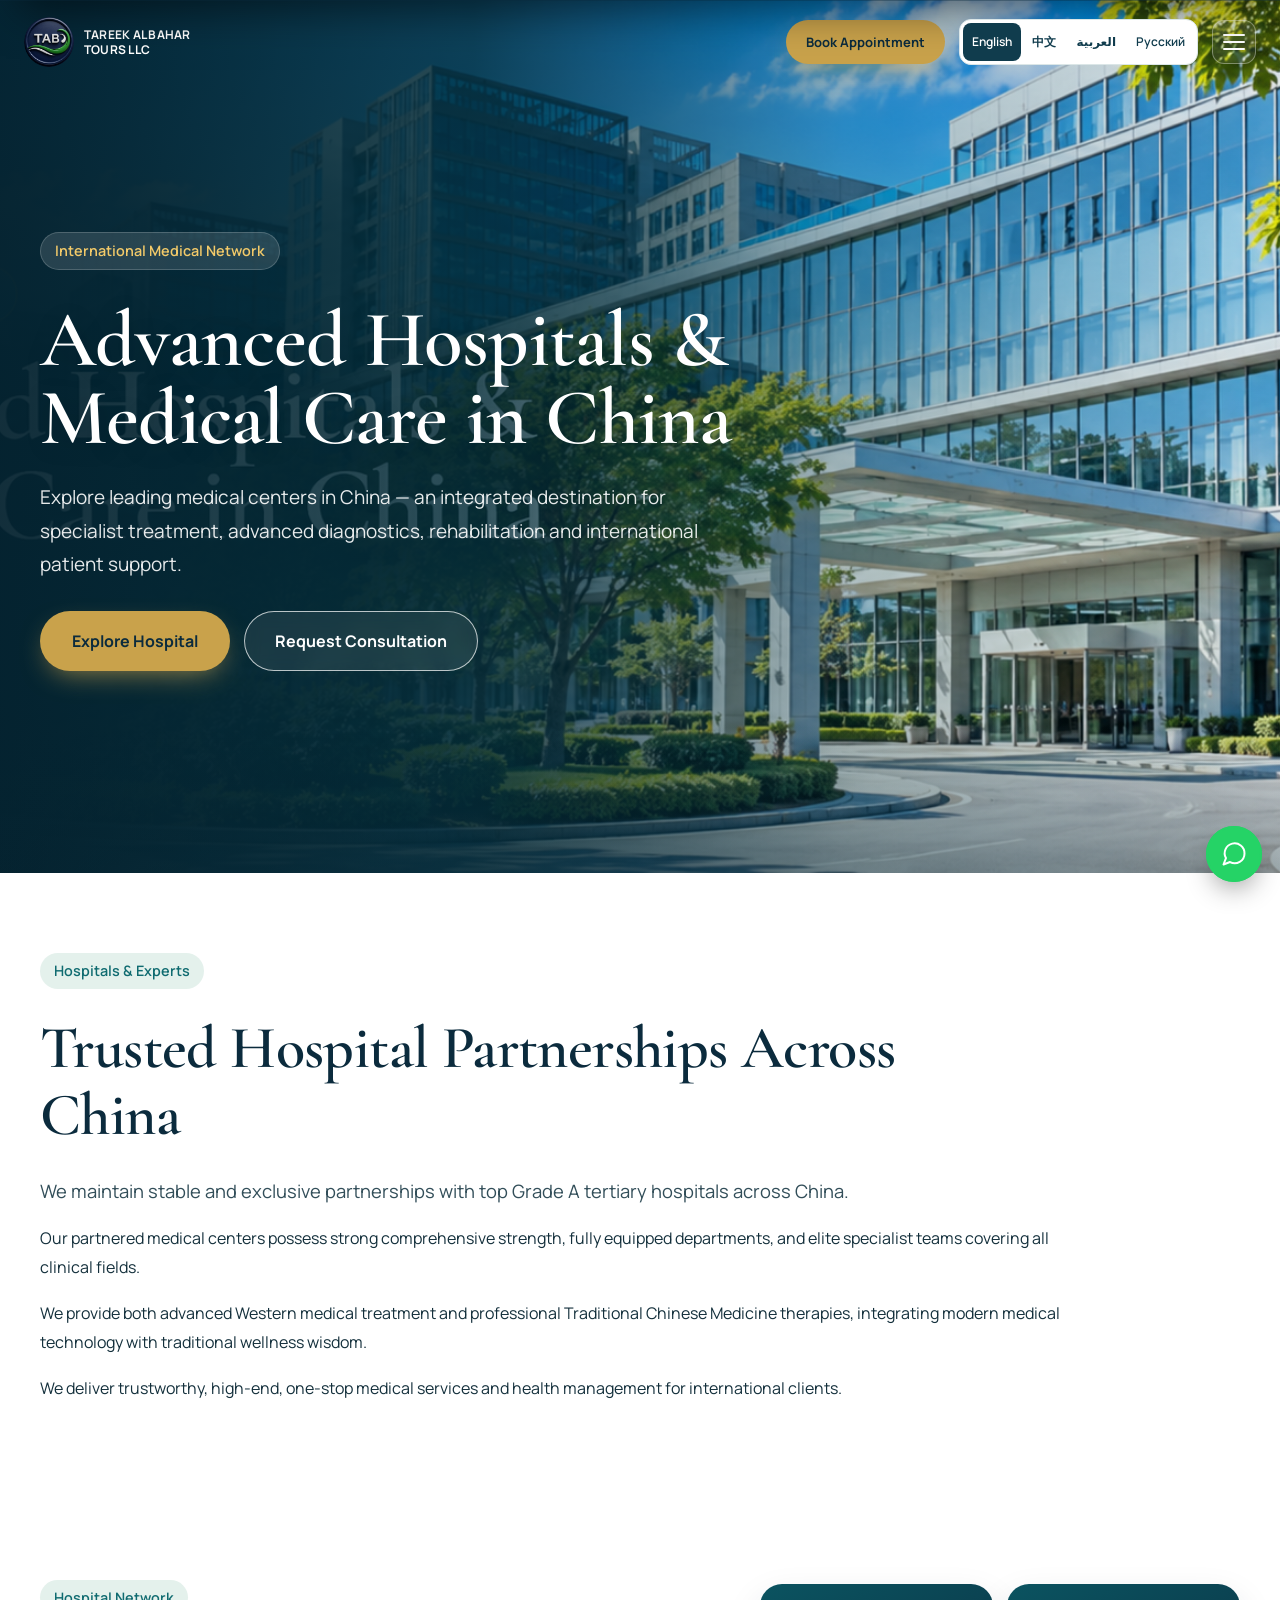
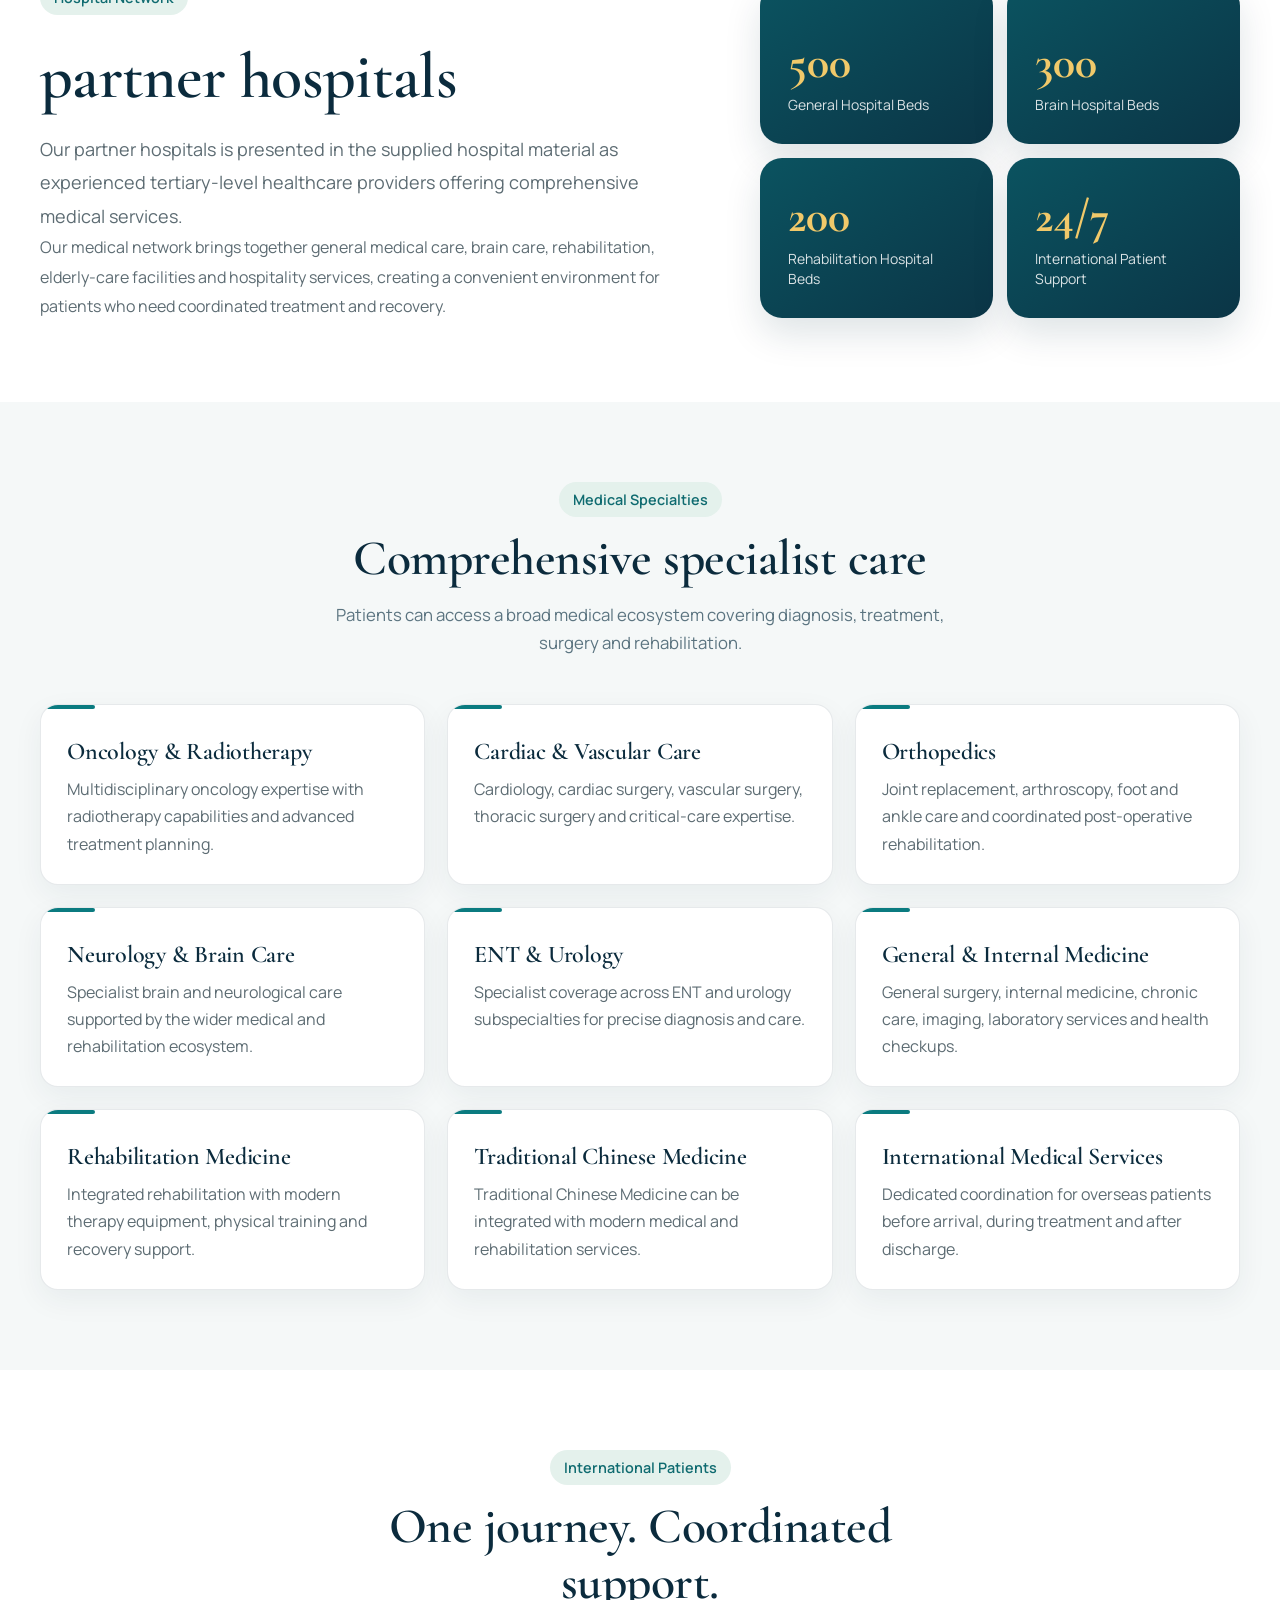
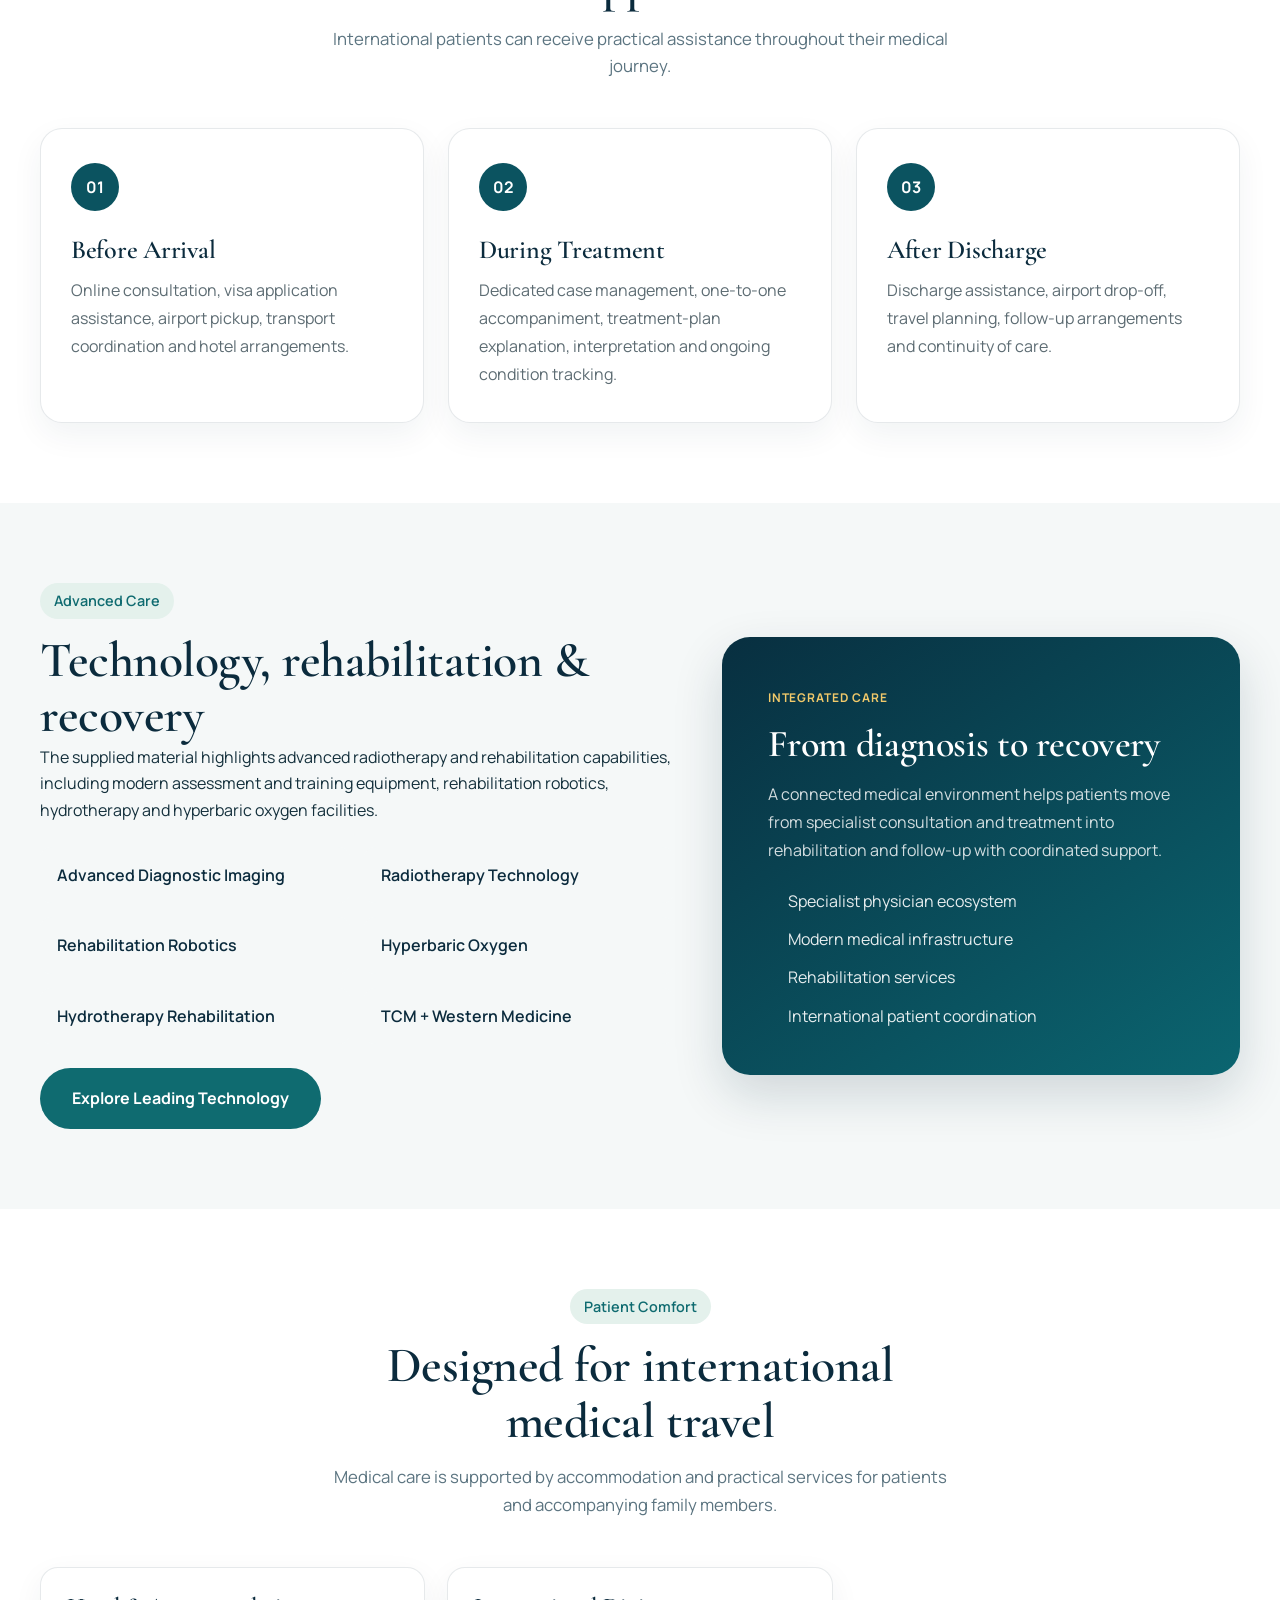
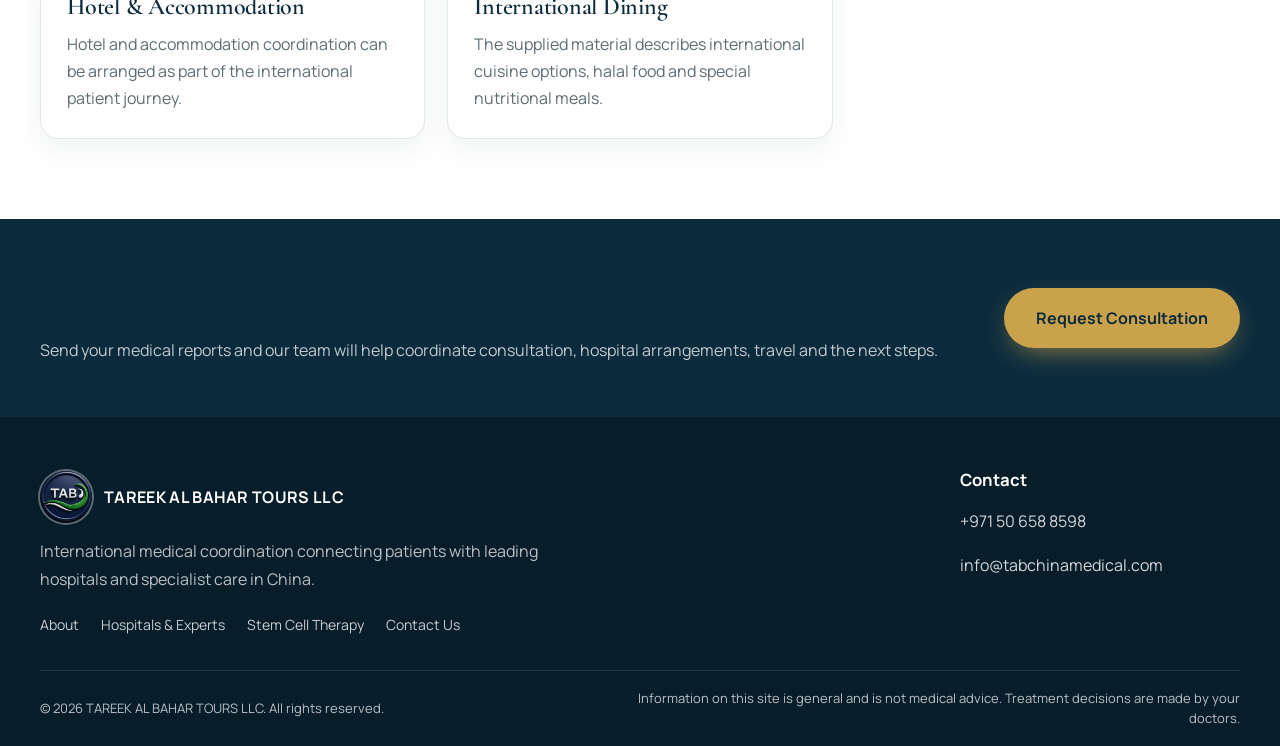
<file: hospitals.html>
<!DOCTYPE html>
<html lang="en"><head><meta charset="utf-8"/><meta content="width=device-width,initial-scale=1" name="viewport"/><title>Hospitals | TAREEK AL BAHAR TOURS LLC</title><meta content="Explore hospital and medical-care information currently supplied for leading medical centers in China and partner hospitals." name="description"/><link href="images/logo.png" rel="icon"/><link href="https://fonts.googleapis.com" rel="preconnect"/><link crossorigin="" href="https://fonts.gstatic.com" rel="preconnect"/><link href="https://fonts.googleapis.com/css2?family=Cormorant+Garamond:wght@500;600;700&amp;family=Manrope:wght@400;500;600;700&amp;display=swap" rel="stylesheet"/><link href="css/style.css?v=visible-languages-4" rel="stylesheet"/></head><body><header class="header" id="header"><div class="container"><a class="brand" href="index.html"><img alt="" height="48" src="images/logo.png" width="48"/><span class="brand-text">TAREEK AL BAHAR TOURS LLC</span></a><nav aria-label="Main" class="nav" id="nav"><a href="index.html">Home</a><a href="about-us.html">About Us</a><a href="hospitals.html">Hospitals and Experts</a><a href="stem-cell-research.html">Stem Cell Therapy</a><a href="regenerative-dentistry.html">Regenerative &amp; Advanced Dentistry</a><a href="hainan-boao.html">Hainan Boao Medical Zone</a><a href="contact-us.html">Contact Us</a><a class="btn btn-gold mobile-book" href="https://wa.me/971506588598?text=Hello%20Tareek%20Al%20Bahar%20Tours%2C%20I%20would%20like%20to%20book%20a%20medical%20appointment." rel="noopener" target="_blank">Book Appointment</a></nav><div class="header-actions"><a class="btn btn-gold header-book" href="https://wa.me/971506588598?text=Hello%20Tareek%20Al%20Bahar%20Tours%2C%20I%20would%20like%20to%20book%20a%20medical%20appointment." rel="noopener" target="_blank">Book Appointment</a><div class="lang language-picker notranslate" translate="no"><div aria-label="Select language" class="language-options" id="site-language" role="group"><button aria-pressed="true" data-language="en" lang="en" type="button">English</button><button aria-pressed="false" data-language="zh" lang="zh" type="button">中文</button><button aria-pressed="false" data-language="ar" lang="ar" type="button">العربية</button><button aria-pressed="false" data-language="ru" lang="ru" type="button">Русский</button></div><span aria-live="polite" class="language-status" id="language-status" role="status"></span></div><button aria-label="Menu" class="burger" id="burger"><span></span><span></span><span></span></button></div></div></header><main>
<section class="hospital-page-banner">
<div class="container hospital-banner-content">
<span class="tag">International Medical Network</span>
<h1>Advanced Hospitals &amp;<br/>Medical Care in China</h1>
<p>Explore leading medical centers in China — an integrated destination for specialist treatment, advanced diagnostics, rehabilitation and international patient support.</p>
<div class="hospital-banner-actions"><a class="btn btn-gold" href="#tianjin-hospital">Explore Hospital</a><a class="btn btn-outline-light" href="https://wa.me/971506588598?text=Hello%2C%20I%20would%20like%20information%20about%20medical%20treatment%20in%20China." rel="noopener" target="_blank">Request Consultation</a></div>
</div>
</section>
<section class="page-section hospital-network-intro" id="hospital-network"><div class="container"><div class="section-heading"><span class="tag">Hospitals &amp; Experts</span><h2>Trusted Hospital Partnerships Across China</h2></div><div class="hospital-network-copy">
<p class="lead-copy">We maintain stable and exclusive partnerships with top Grade A tertiary hospitals across China.</p>
<p>Our partnered medical centers possess strong comprehensive strength, fully equipped departments, and elite specialist teams covering all clinical fields.</p>
<p>We provide both advanced Western medical treatment and professional Traditional Chinese Medicine therapies, integrating modern medical technology with traditional wellness wisdom.</p>
<p>We deliver trustworthy, high-end, one-stop medical services and health management for international clients.</p>
</div></div></section>
<section class="page-section" id="tianjin-hospital"><div class="container">
<div class="hospital-intro-grid"><div>
<span class="tag">Hospital Network</span><h2>partner hospitals</h2>
<p class="lead-copy">Our partner hospitals is presented in the supplied hospital material as experienced tertiary-level healthcare providers offering comprehensive medical services.</p>
<p>Our medical network brings together general medical care, brain care, rehabilitation, elderly-care facilities and hospitality services, creating a convenient environment for patients who need coordinated treatment and recovery.</p>
</div><div class="hospital-facts">
<div><strong>500</strong><span>General Hospital Beds</span></div><div><strong>300</strong><span>Brain Hospital Beds</span></div><div><strong>200</strong><span>Rehabilitation Hospital Beds</span></div><div><strong>24/7</strong><span>International Patient Support</span></div>
</div></div>
</div></section>
<section class="page-section alt"><div class="container"><div class="sec-head center"><span class="tag">Medical Specialties</span><h2>Comprehensive specialist care</h2><p>Patients can access a broad medical ecosystem covering diagnosis, treatment, surgery and rehabilitation.</p></div><div class="info-cards hospital-specialty-cards">
<div class="info-card-simple"><h3>Oncology &amp; Radiotherapy</h3><p>Multidisciplinary oncology expertise with radiotherapy capabilities and advanced treatment planning.</p></div>
<div class="info-card-simple"><h3>Cardiac &amp; Vascular Care</h3><p>Cardiology, cardiac surgery, vascular surgery, thoracic surgery and critical-care expertise.</p></div>
<div class="info-card-simple"><h3>Orthopedics</h3><p>Joint replacement, arthroscopy, foot and ankle care and coordinated post-operative rehabilitation.</p></div>
<div class="info-card-simple"><h3>Neurology &amp; Brain Care</h3><p>Specialist brain and neurological care supported by the wider medical and rehabilitation ecosystem.</p></div>
<div class="info-card-simple"><h3>ENT &amp; Urology</h3><p>Specialist coverage across ENT and urology subspecialties for precise diagnosis and care.</p></div>
<div class="info-card-simple"><h3>General &amp; Internal Medicine</h3><p>General surgery, internal medicine, chronic care, imaging, laboratory services and health checkups.</p></div>
<div class="info-card-simple"><h3>Rehabilitation Medicine</h3><p>Integrated rehabilitation with modern therapy equipment, physical training and recovery support.</p></div>
<div class="info-card-simple"><h3>Traditional Chinese Medicine</h3><p>Traditional Chinese Medicine can be integrated with modern medical and rehabilitation services.</p></div>
<div class="info-card-simple"><h3>International Medical Services</h3><p>Dedicated coordination for overseas patients before arrival, during treatment and after discharge.</p></div>
</div></div></section>
<section class="page-section"><div class="container"><div class="sec-head center"><span class="tag">International Patients</span><h2>One journey. Coordinated support.</h2><p>International patients can receive practical assistance throughout their medical journey.</p></div><div class="patient-journey-grid">
<div class="journey-card"><span>01</span><h3>Before Arrival</h3><p>Online consultation, visa application assistance, airport pickup, transport coordination and hotel arrangements.</p></div>
<div class="journey-card"><span>02</span><h3>During Treatment</h3><p>Dedicated case management, one-to-one accompaniment, treatment-plan explanation, interpretation and ongoing condition tracking.</p></div>
<div class="journey-card"><span>03</span><h3>After Discharge</h3><p>Discharge assistance, airport drop-off, travel planning, follow-up arrangements and continuity of care.</p></div>
</div></div></section>
<section class="page-section alt"><div class="container"><div class="content-grid"><div><span class="tag">Advanced Care</span><h2>Technology, rehabilitation &amp; recovery</h2><p>The supplied material highlights advanced radiotherapy and rehabilitation capabilities, including modern assessment and training equipment, rehabilitation robotics, hydrotherapy and hyperbaric oxygen facilities.</p><div class="feature-list"><div>Advanced Diagnostic Imaging</div><div>Radiotherapy Technology</div><div>Rehabilitation Robotics</div><div>Hyperbaric Oxygen</div><div>Hydrotherapy Rehabilitation</div><div>TCM + Western Medicine</div></div><a class="btn btn-teal" href="leading-technology.html">Explore Leading Technology</a></div><div class="premium-medical-card"><span>Integrated Care</span><h3>From diagnosis to recovery</h3><p>A connected medical environment helps patients move from specialist consultation and treatment into rehabilitation and follow-up with coordinated support.</p><ul><li>Specialist physician ecosystem</li><li>Modern medical infrastructure</li><li>Rehabilitation services</li><li>International patient coordination</li></ul></div></div></div></section>
<section class="page-section"><div class="container"><div class="sec-head center"><span class="tag">Patient Comfort</span><h2>Designed for international medical travel</h2><p>Medical care is supported by accommodation and practical services for patients and accompanying family members.</p></div><div class="info-cards comfort-cards"><div class="info-card-simple"><h3>Hotel &amp; Accommodation</h3><p>Hotel and accommodation coordination can be arranged as part of the international patient journey.</p></div><div class="info-card-simple"><h3>International Dining</h3><p>The supplied material describes international cuisine options, halal food and special nutritional meals.</p></div></div></div></section>
<section class="cta-band"><div class="container"><div><h2>Start your medical journey in China</h2><p>Send your medical reports and our team will help coordinate consultation, hospital arrangements, travel and the next steps.</p></div><a class="btn btn-gold" href="https://wa.me/971506588598?text=Hello%2C%20I%20would%20like%20to%20request%20a%20medical%20consultation%20in%20China." rel="noopener" target="_blank">Request Consultation</a></div></section>
</main><footer class="footer"><div class="container"><div class="footer-grid"><div><a class="brand" href="index.html"><img alt="" height="48" src="images/logo.png" width="48"/><span class="brand-text">TAREEK AL BAHAR TOURS LLC</span></a><p class="footer-intro">International medical coordination connecting patients with leading hospitals and specialist care in China.</p><div class="footer-page-links"><a href="about-us.html">About</a><a href="hospitals.html">Hospitals &amp; Experts</a><a href="leading-technology.html">Stem Cell Therapy</a><a href="contact-us.html">Contact Us</a></div></div><div class="footer-contact"><h4>Contact</h4><ul><li><a href="tel:+971506588598">+971 50 658 8598</a></li><li><a href="mailto:info@tabchinamedical.com">info@tabchinamedical.com</a></li></ul></div></div><div class="copy"><span>© 2026 TAREEK AL BAHAR TOURS LLC. All rights reserved.</span><span>Information on this site is general and is not medical advice. Treatment decisions are made by your doctors.</span></div></div></footer><a aria-label="WhatsApp" class="fab wa" href="https://wa.me/971506588598" rel="noopener" target="_blank"><svg class="icon" viewbox="0 0 24 24"><path d="M21 11.5a8.4 8.4 0 0 1-12.4 7.4L3 21l2.1-5.5A8.5 8.5 0 1 1 21 11.5z"></path></svg></a><script>const b=document.getElementById('burger'),n=document.getElementById('nav');b?.addEventListener('click',()=>{n.classList.toggle('open');b.setAttribute('aria-expanded',n.classList.contains('open'))});</script><script src="js/translations.js"></script><script src="js/page-translator.js?v=visible-languages-4"></script><script src="js/header-fit.js"></script></body></html>
</file>
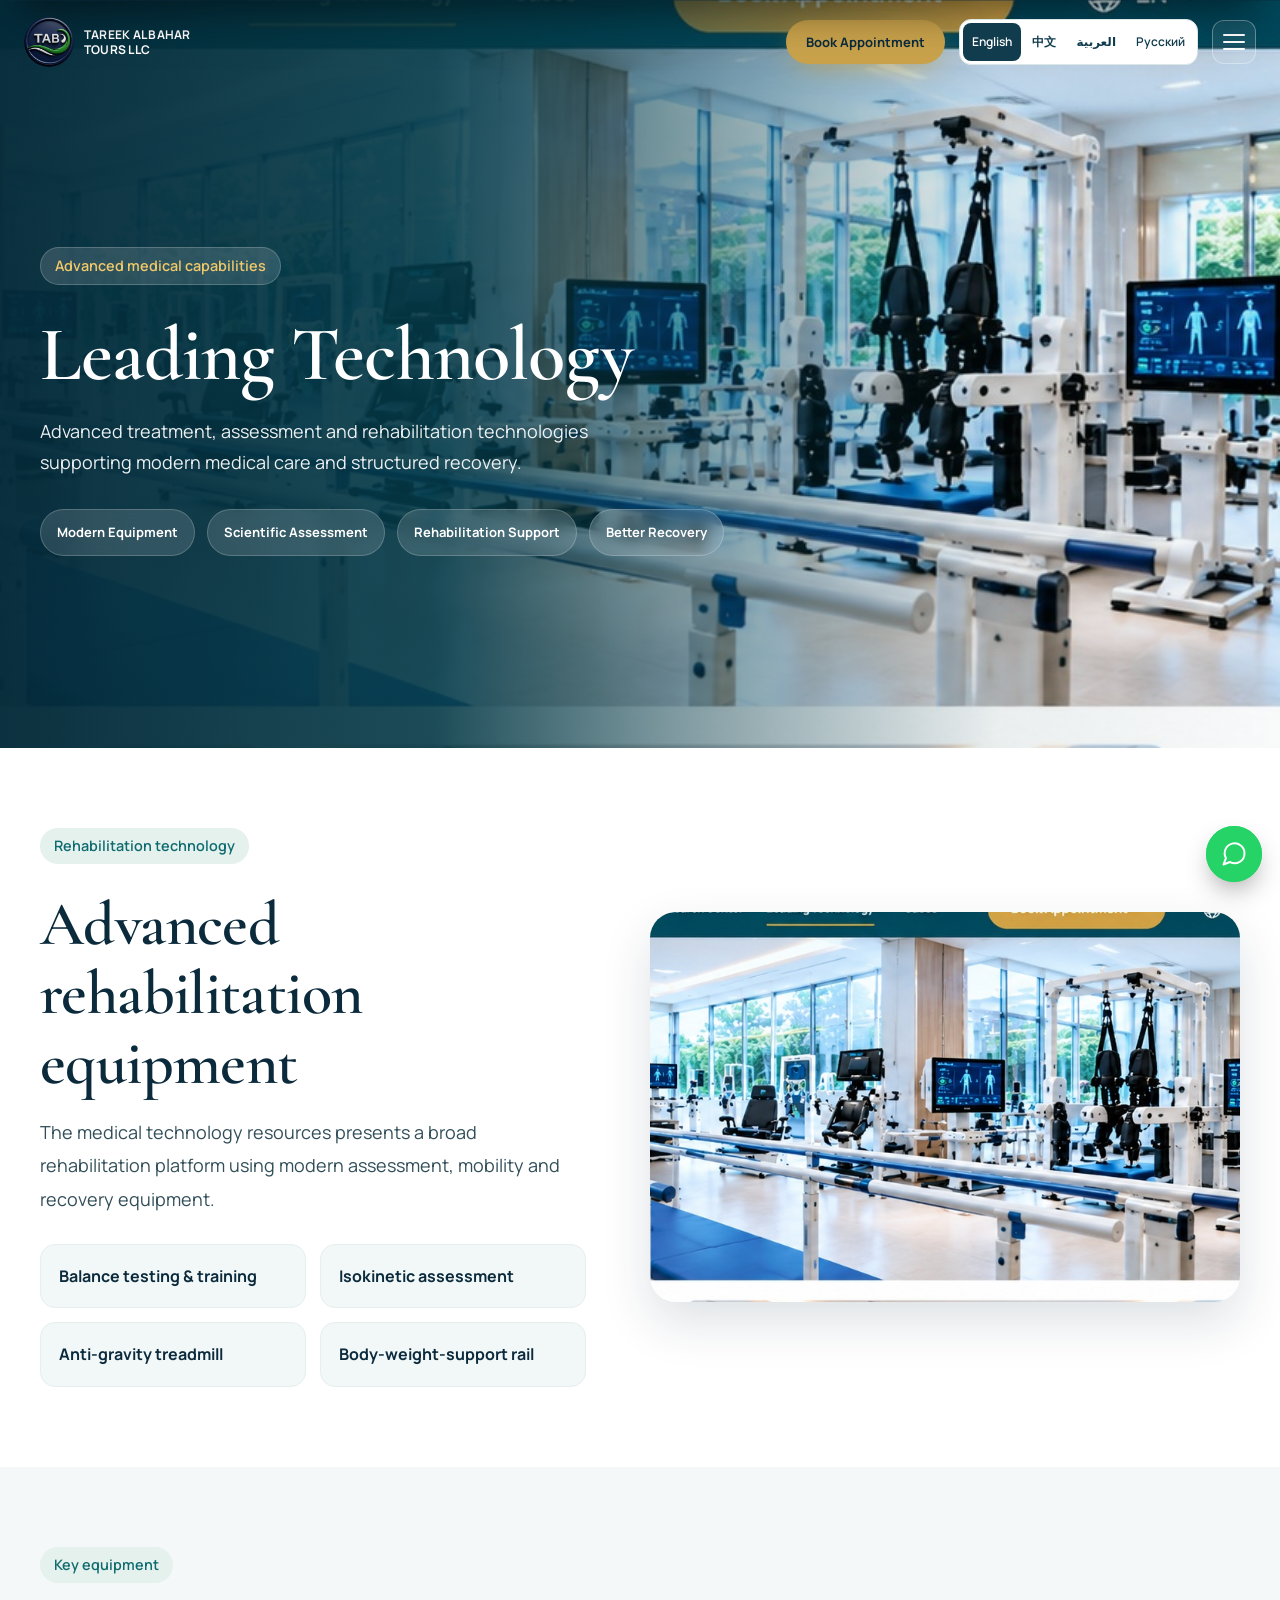
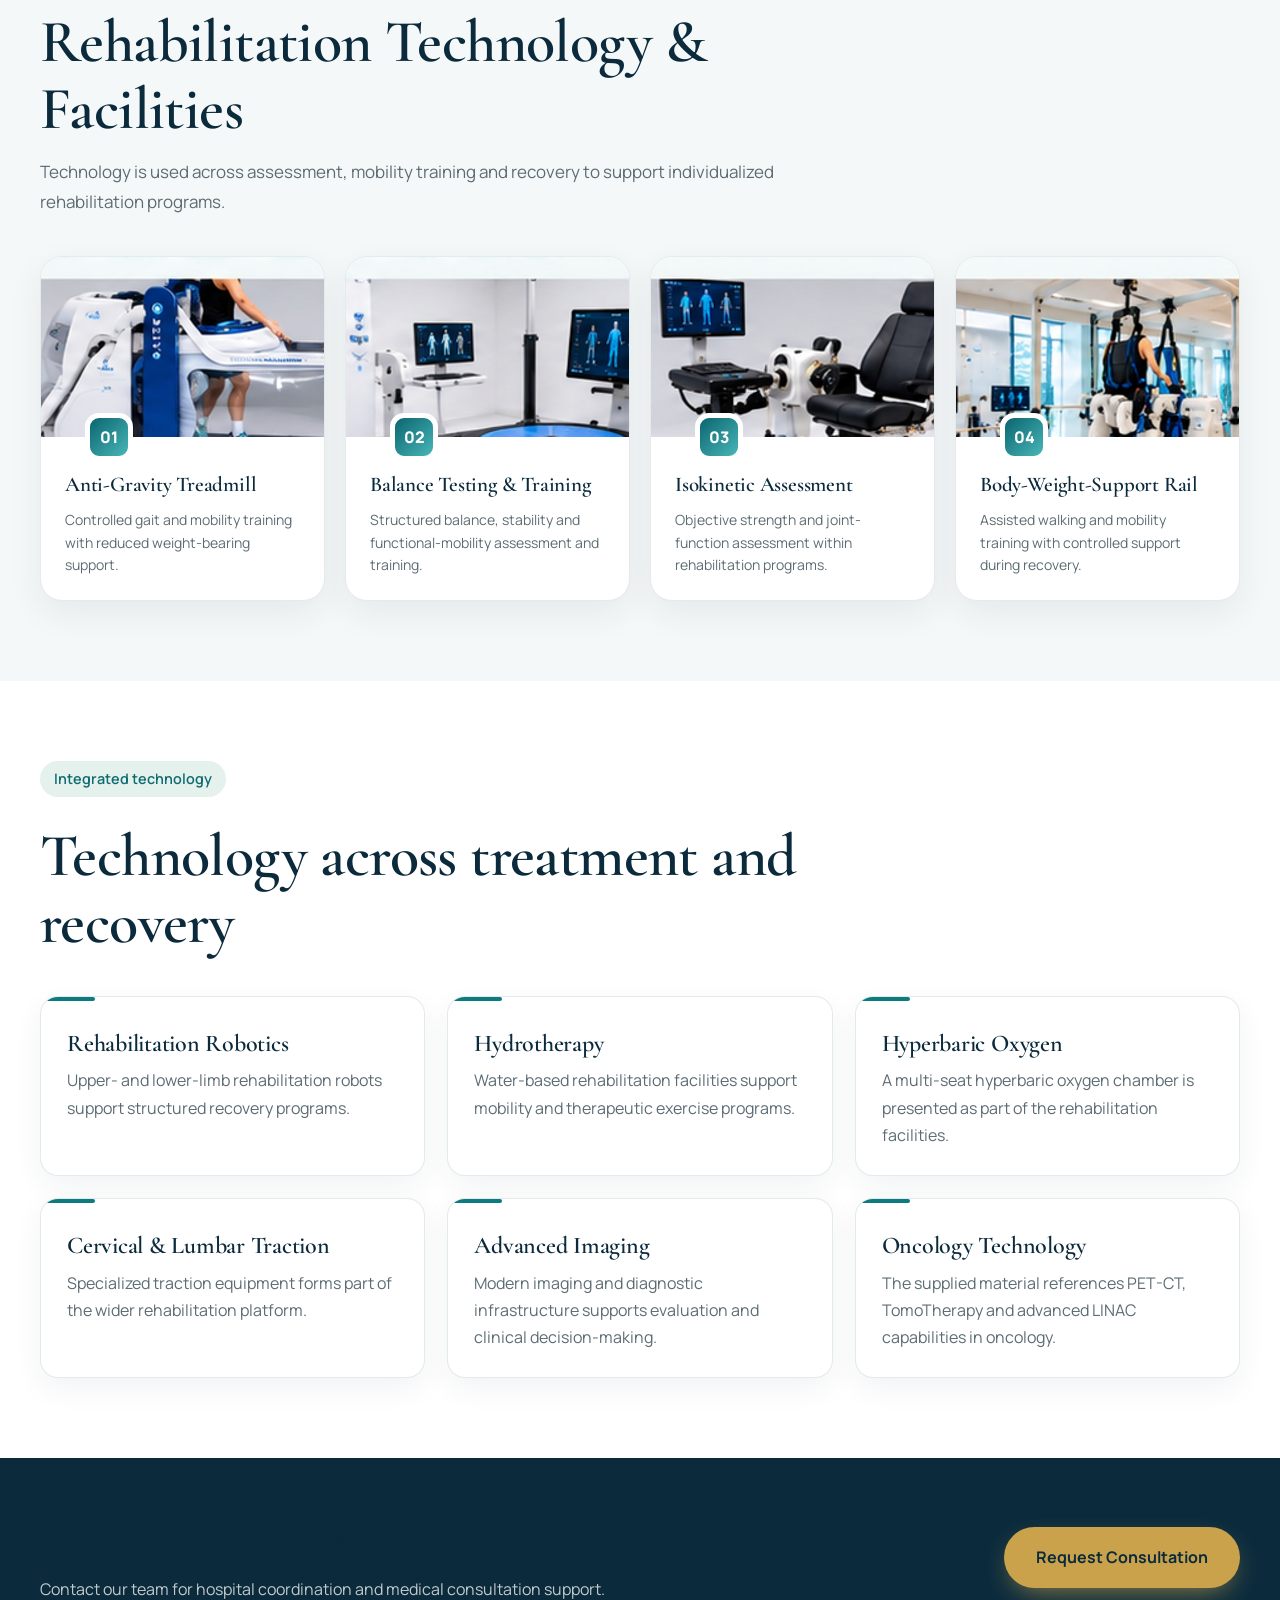
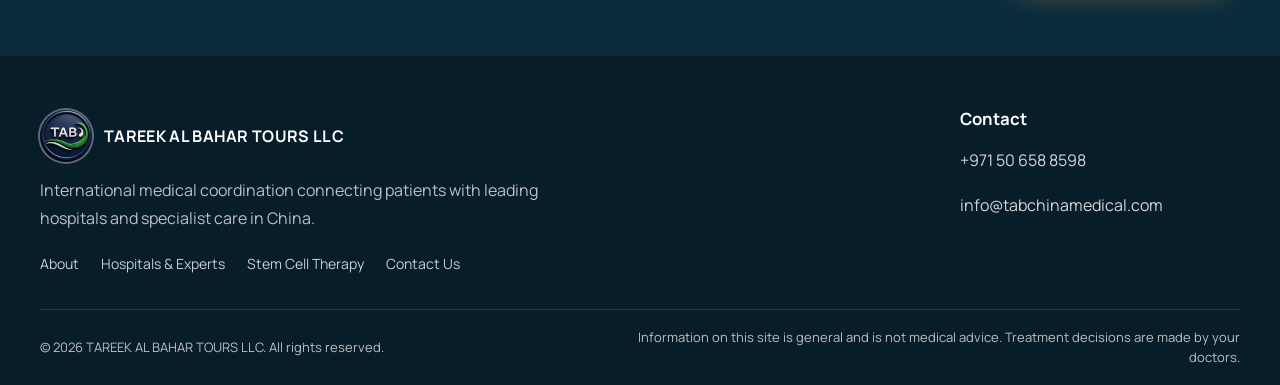
<file: leading-technology.html>
<!DOCTYPE html>
<html lang="en"><head><meta charset="utf-8"/><meta content="width=device-width,initial-scale=1" name="viewport"/><title>Leading Technology | TAREEK AL BAHAR TOURS LLC</title><meta content="A focused view of advanced treatment, diagnostic and rehabilitation technologies described in the supplied medical materials." name="description"/><link href="images/logo.png" rel="icon"/><link href="https://fonts.googleapis.com" rel="preconnect"/><link crossorigin="" href="https://fonts.gstatic.com" rel="preconnect"/><link href="https://fonts.googleapis.com/css2?family=Cormorant+Garamond:wght@500;600;700&amp;family=Manrope:wght@400;500;600;700&amp;display=swap" rel="stylesheet"/><link href="css/style.css?v=visible-languages-4" rel="stylesheet"/></head><body><header class="header" id="header"><div class="container"><a class="brand" href="index.html"><img alt="" height="48" src="images/logo.png" width="48"/><span class="brand-text">TAREEK AL BAHAR TOURS LLC</span></a><nav aria-label="Main" class="nav" id="nav"><a href="index.html">Home</a><a href="about-us.html">About Us</a><a href="hospitals.html">Hospitals and Experts</a><a href="stem-cell-research.html">Stem Cell Therapy</a><a href="regenerative-dentistry.html">Regenerative &amp; Advanced Dentistry</a><a href="hainan-boao.html">Hainan Boao Medical Zone</a><a href="contact-us.html">Contact Us</a><a class="btn btn-gold mobile-book" href="https://wa.me/971506588598?text=Hello%20Tareek%20Al%20Bahar%20Tours%2C%20I%20would%20like%20to%20book%20a%20medical%20appointment." rel="noopener" target="_blank">Book Appointment</a></nav><div class="header-actions"><a class="btn btn-gold header-book" href="https://wa.me/971506588598?text=Hello%20Tareek%20Al%20Bahar%20Tours%2C%20I%20would%20like%20to%20book%20a%20medical%20appointment." rel="noopener" target="_blank">Book Appointment</a><div class="lang language-picker notranslate" translate="no"><div aria-label="Select language" class="language-options" id="site-language" role="group"><button aria-pressed="true" data-language="en" lang="en" type="button">English</button><button aria-pressed="false" data-language="zh" lang="zh" type="button">中文</button><button aria-pressed="false" data-language="ar" lang="ar" type="button">العربية</button><button aria-pressed="false" data-language="ru" lang="ru" type="button">Русский</button></div><span aria-live="polite" class="language-status" id="language-status" role="status"></span></div><button aria-label="Menu" class="burger" id="burger"><span></span><span></span><span></span></button></div></div></header><main>
<section class="tech-hero"><div class="container tech-hero-content"><span class="tag">Advanced medical capabilities</span><h1>Leading Technology</h1><p>Advanced treatment, assessment and rehabilitation technologies supporting modern medical care and structured recovery.</p><div class="tech-highlights"><span>Modern Equipment</span><span>Scientific Assessment</span><span>Rehabilitation Support</span><span>Better Recovery</span></div></div></section>
<section class="page-section"><div class="container"><div class="tech-intro-grid"><div><span class="tag">Rehabilitation technology</span><h2>Advanced rehabilitation equipment</h2><p class="lead-copy">The medical technology resources presents a broad rehabilitation platform using modern assessment, mobility and recovery equipment.</p><div class="tech-feature-list"><div>Balance testing &amp; training</div><div>Isokinetic assessment</div><div>Anti-gravity treadmill</div><div>Body-weight-support rail</div></div></div><div class="tech-room"><img alt="Modern rehabilitation technology and equipment" src="images/ai-medical/leading-tech-clean-clinic.jpg"/></div></div></div></section>
<section class="page-section alt"><div class="container"><div class="section-heading"><span class="tag">Key equipment</span><h2>Rehabilitation Technology &amp; Facilities</h2><p>Technology is used across assessment, mobility training and recovery to support individualized rehabilitation programs.</p></div><div class="tech-card-grid"><article class="tech-card"><img alt="Anti-gravity treadmill rehabilitation equipment" class="tech-card-img" src="images/ai-medical/anti-gravity-treadmill.jpg"/><div class="tech-card-body"><div class="tech-icon">01</div><h3>Anti-Gravity Treadmill</h3><p>Controlled gait and mobility training with reduced weight-bearing support.</p></div></article><article class="tech-card"><img alt="Balance testing and training equipment" class="tech-card-img" src="images/ai-medical/balance-testing.jpg"/><div class="tech-card-body"><div class="tech-icon">02</div><h3>Balance Testing &amp; Training</h3><p>Structured balance, stability and functional-mobility assessment and training.</p></div></article><article class="tech-card"><img alt="Isokinetic assessment equipment" class="tech-card-img" src="images/ai-medical/isokinetic-assessment.jpg"/><div class="tech-card-body"><div class="tech-icon">03</div><h3>Isokinetic Assessment</h3><p>Objective strength and joint-function assessment within rehabilitation programs.</p></div></article><article class="tech-card"><img alt="Body weight support rehabilitation rail" class="tech-card-img" src="images/ai-medical/body-weight-support.jpg"/><div class="tech-card-body"><div class="tech-icon">04</div><h3>Body-Weight-Support Rail</h3><p>Assisted walking and mobility training with controlled support during recovery.</p></div></article></div></div></section>
<section class="page-section"><div class="container"><div class="section-heading"><span class="tag">Integrated technology</span><h2>Technology across treatment and recovery</h2></div><div class="info-cards hospital-specialty-cards"><div class="info-card-simple"><h3>Rehabilitation Robotics</h3><p>Upper- and lower-limb rehabilitation robots support structured recovery programs.</p></div><div class="info-card-simple"><h3>Hydrotherapy</h3><p>Water-based rehabilitation facilities support mobility and therapeutic exercise programs.</p></div><div class="info-card-simple"><h3>Hyperbaric Oxygen</h3><p>A multi-seat hyperbaric oxygen chamber is presented as part of the rehabilitation facilities.</p></div><div class="info-card-simple"><h3>Cervical &amp; Lumbar Traction</h3><p>Specialized traction equipment forms part of the wider rehabilitation platform.</p></div><div class="info-card-simple"><h3>Advanced Imaging</h3><p>Modern imaging and diagnostic infrastructure supports evaluation and clinical decision-making.</p></div><div class="info-card-simple"><h3>Oncology Technology</h3><p>The supplied material references PET-CT, TomoTherapy and advanced LINAC capabilities in oncology.</p></div></div></div></section>
<section class="cta-band"><div class="container"><div><h2>Explore advanced medical care in China</h2><p>Contact our team for hospital coordination and medical consultation support.</p></div><a class="btn btn-gold" href="https://wa.me/971506588598?text=Hello%2C%20I%20would%20like%20to%20request%20a%20medical%20consultation%20in%20China." rel="noopener" target="_blank">Request Consultation</a></div></section>
</main><footer class="footer"><div class="container"><div class="footer-grid"><div><a class="brand" href="index.html"><img alt="" height="48" src="images/logo.png" width="48"/><span class="brand-text">TAREEK AL BAHAR TOURS LLC</span></a><p class="footer-intro">International medical coordination connecting patients with leading hospitals and specialist care in China.</p><div class="footer-page-links"><a href="about-us.html">About</a><a href="hospitals.html">Hospitals &amp; Experts</a><a href="leading-technology.html">Stem Cell Therapy</a><a href="contact-us.html">Contact Us</a></div></div><div class="footer-contact"><h4>Contact</h4><ul><li><a href="tel:+971506588598">+971 50 658 8598</a></li><li><a href="mailto:info@tabchinamedical.com">info@tabchinamedical.com</a></li></ul></div></div><div class="copy"><span>© 2026 TAREEK AL BAHAR TOURS LLC. All rights reserved.</span><span>Information on this site is general and is not medical advice. Treatment decisions are made by your doctors.</span></div></div></footer><a aria-label="WhatsApp" class="fab wa" href="https://wa.me/971506588598" rel="noopener" target="_blank"><svg class="icon" viewbox="0 0 24 24"><path d="M21 11.5a8.4 8.4 0 0 1-12.4 7.4L3 21l2.1-5.5A8.5 8.5 0 1 1 21 11.5z"></path></svg></a><script>const b=document.getElementById('burger'),n=document.getElementById('nav');b?.addEventListener('click',()=>{n.classList.toggle('open');b.setAttribute('aria-expanded',n.classList.contains('open'))});</script><script src="js/translations.js"></script><script src="js/page-translator.js?v=visible-languages-4"></script><script src="js/header-fit.js"></script></body></html>
</file>
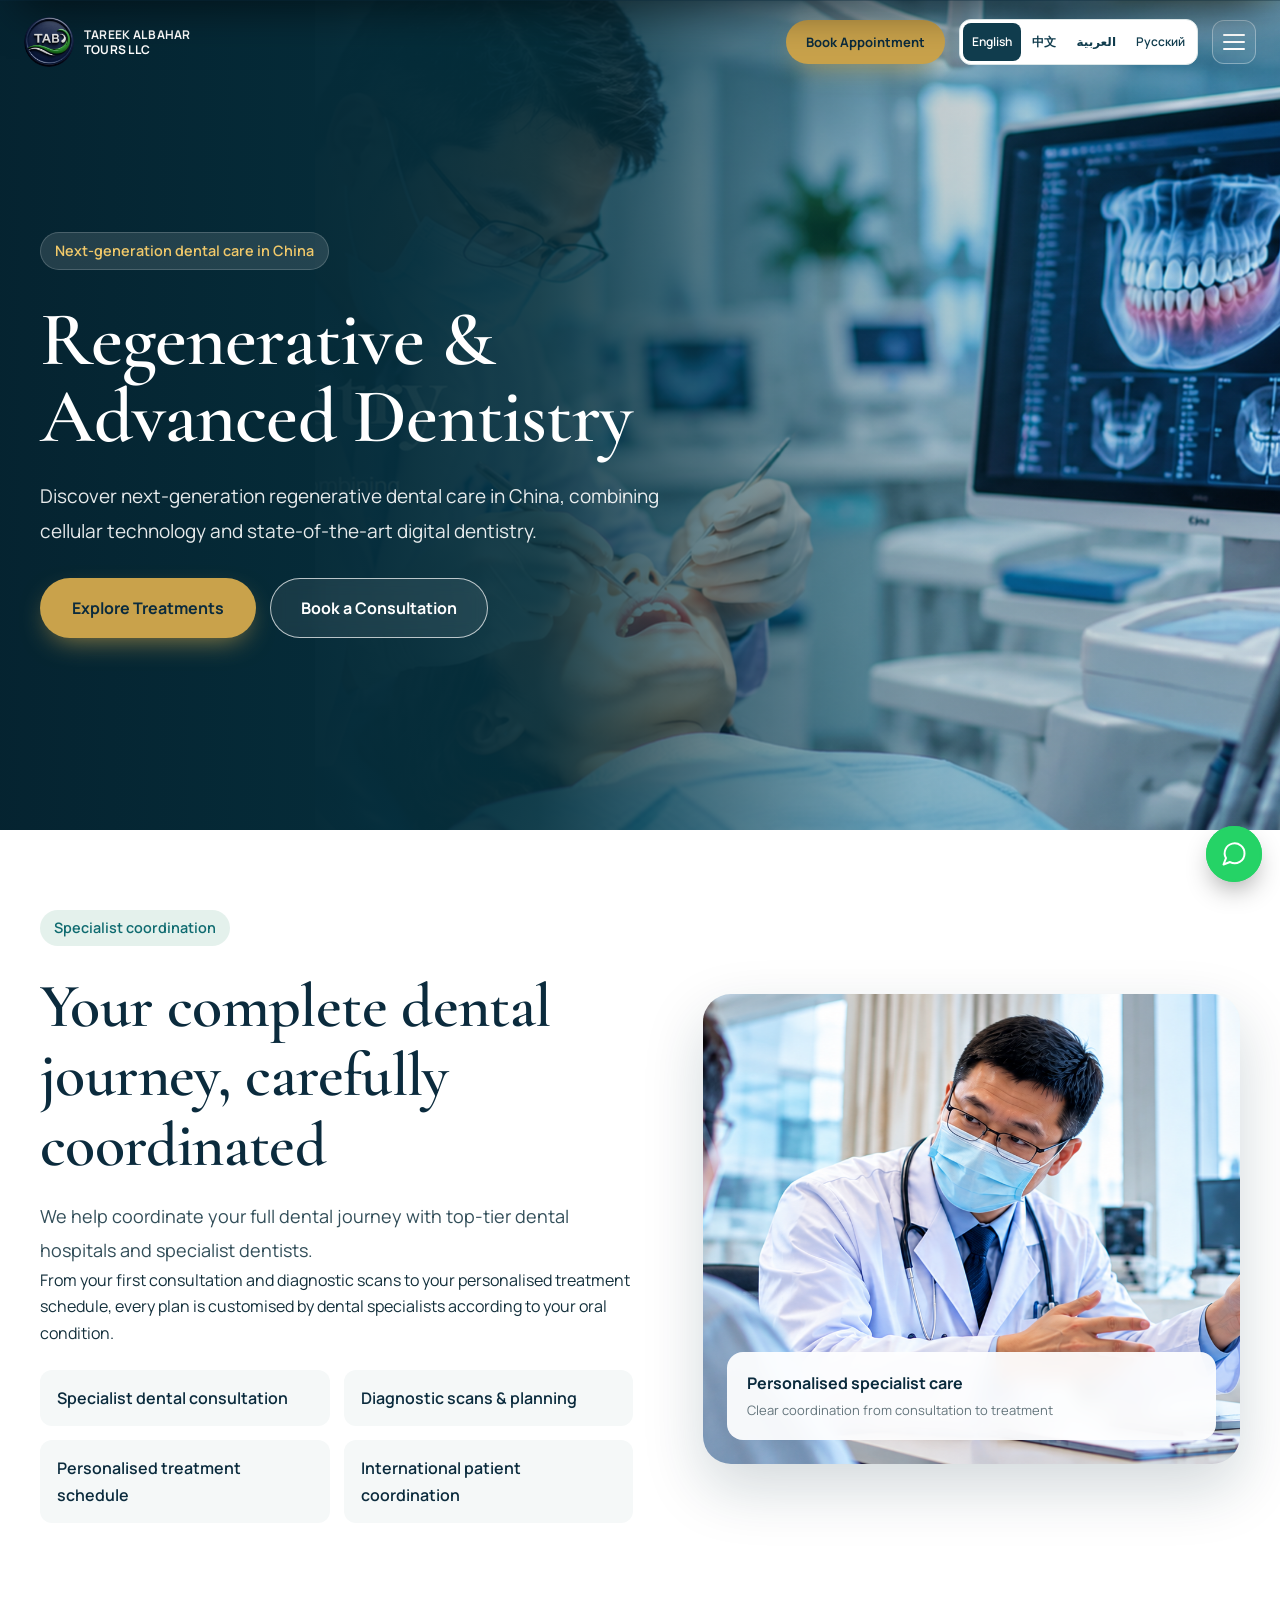
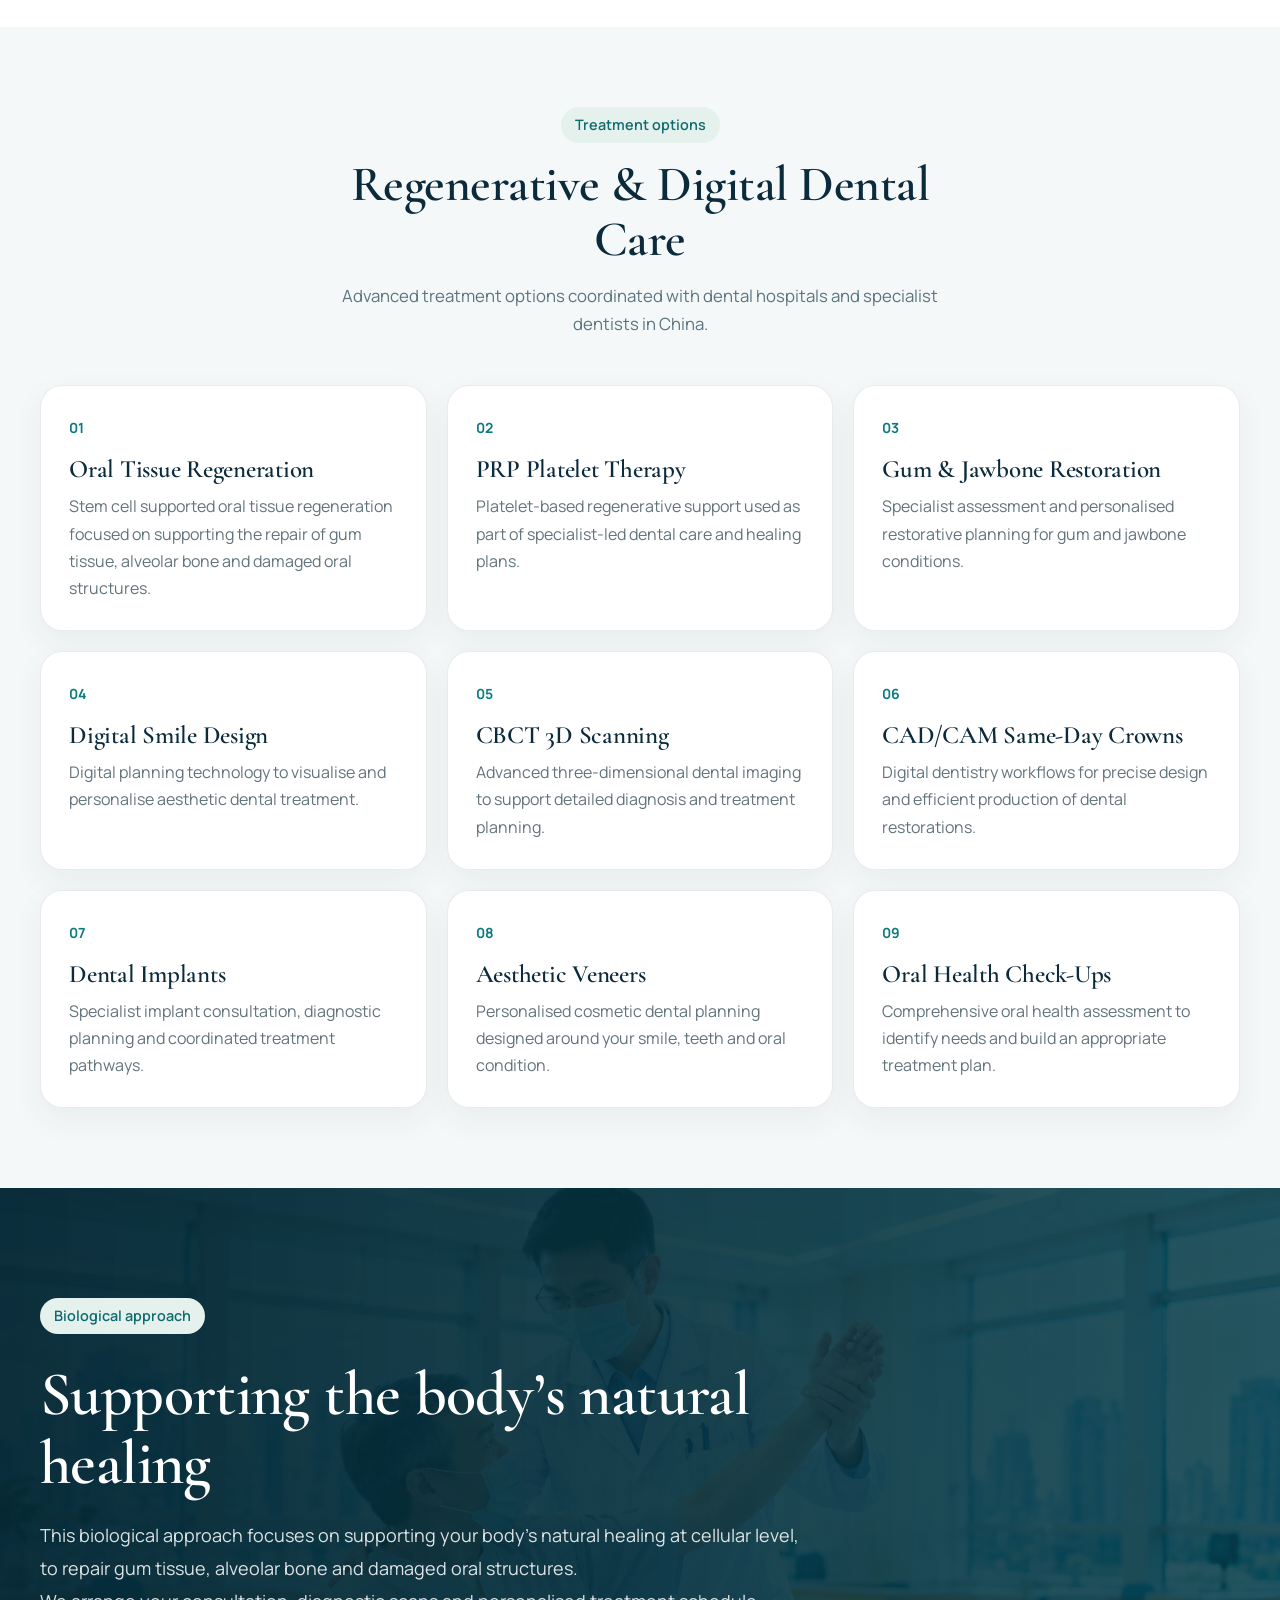
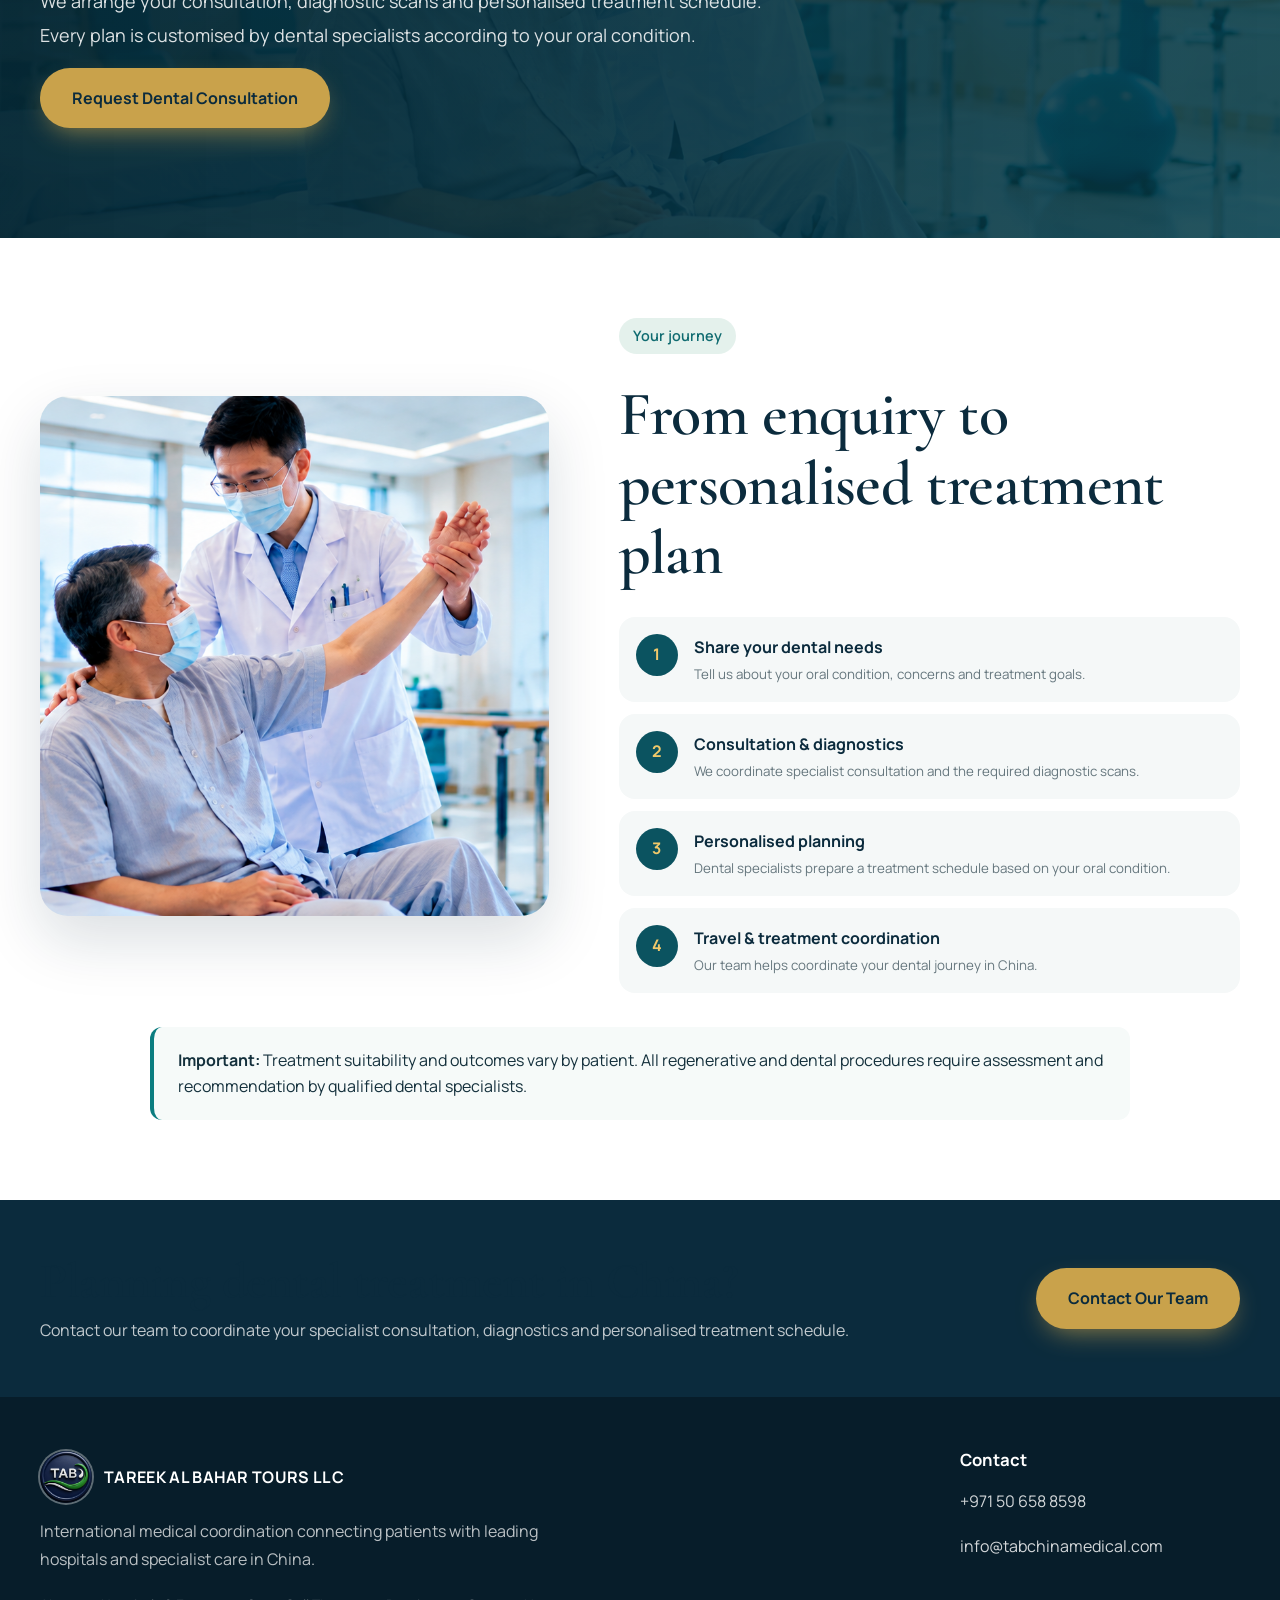
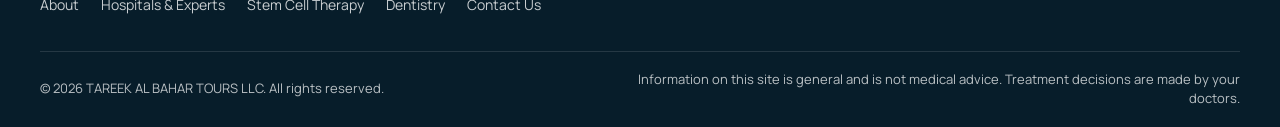
<file: regenerative-dentistry.html>
<!DOCTYPE html>
<html lang="en"><head><meta charset="utf-8"/><meta content="width=device-width,initial-scale=1" name="viewport"/><title>Regenerative &amp; Advanced Dentistry | TAREEK AL BAHAR TOURS LLC</title><meta content="Regenerative and advanced dental care coordination in China, including digital dentistry, implants, PRP, tissue regeneration and personalised specialist treatment planning." name="description"/><link href="images/logo.png" rel="icon"/><link href="https://fonts.googleapis.com" rel="preconnect"/><link crossorigin="" href="https://fonts.gstatic.com" rel="preconnect"/><link href="https://fonts.googleapis.com/css2?family=Cormorant+Garamond:wght@500;600;700&amp;family=Manrope:wght@400;500;600;700&amp;display=swap" rel="stylesheet"/><link href="css/style.css?v=visible-languages-4" rel="stylesheet"/></head><body><header class="header" id="header"><div class="container"><a class="brand" href="index.html"><img alt="" height="48" src="images/logo.png" width="48"/><span class="brand-text">TAREEK AL BAHAR TOURS LLC</span></a><nav aria-label="Main" class="nav" id="nav"><a href="index.html">Home</a><a href="about-us.html">About Us</a><a href="hospitals.html">Hospitals and Experts</a><a href="stem-cell-research.html">Stem Cell Therapy</a><a href="regenerative-dentistry.html">Regenerative &amp; Advanced Dentistry</a><a href="hainan-boao.html">Hainan Boao Medical Zone</a><a href="contact-us.html">Contact Us</a><a class="btn btn-gold mobile-book" href="https://wa.me/971506588598?text=Hello%20Tareek%20Al%20Bahar%20Tours%2C%20I%20would%20like%20to%20book%20a%20medical%20appointment." rel="noopener" target="_blank">Book Appointment</a></nav><div class="header-actions"><a class="btn btn-gold header-book" href="https://wa.me/971506588598?text=Hello%20Tareek%20Al%20Bahar%20Tours%2C%20I%20would%20like%20to%20book%20a%20medical%20appointment." rel="noopener" target="_blank">Book Appointment</a><div class="lang language-picker notranslate" translate="no"><div aria-label="Select language" class="language-options" id="site-language" role="group"><button aria-pressed="true" data-language="en" lang="en" type="button">English</button><button aria-pressed="false" data-language="zh" lang="zh" type="button">中文</button><button aria-pressed="false" data-language="ar" lang="ar" type="button">العربية</button><button aria-pressed="false" data-language="ru" lang="ru" type="button">Русский</button></div><span aria-live="polite" class="language-status" id="language-status" role="status"></span></div><button aria-label="Menu" class="burger" id="burger"><span></span><span></span><span></span></button></div></div></header><main>
<section class="dental-hero"><div class="container"><div class="dental-hero-copy"><span class="tag">Next-generation dental care in China</span><h1>Regenerative &amp;<br/>Advanced Dentistry</h1><p>Discover next-generation regenerative dental care in China, combining cellular technology and state-of-the-art digital dentistry.</p><div class="hospital-banner-actions"><a class="btn btn-gold" href="#treatments">Explore Treatments</a><a class="btn btn-outline-light" href="https://wa.me/971506588598?text=Hello%2C%20I%20would%20like%20to%20ask%20about%20Regenerative%20%26%20Advanced%20Dentistry%20in%20China." rel="noopener" target="_blank">Book a Consultation</a></div></div></div></section>
<section class="page-section"><div class="container"><div class="dental-intro"><div><span class="tag">Specialist coordination</span><h2>Your complete dental journey, carefully coordinated</h2><p class="lead-copy">We help coordinate your full dental journey with top-tier dental hospitals and specialist dentists.</p><p>From your first consultation and diagnostic scans to your personalised treatment schedule, every plan is customised by dental specialists according to your oral condition.</p><div class="feature-list"><div>Specialist dental consultation</div><div>Diagnostic scans &amp; planning</div><div>Personalised treatment schedule</div><div>International patient coordination</div></div></div><div class="dental-photo-card"><img alt="Doctor consulting an international patient" src="images/slide_2.png"/><div class="dental-photo-caption"><strong>Personalised specialist care</strong><span>Clear coordination from consultation to treatment</span></div></div></div></div></section>
<section class="page-section alt" id="treatments"><div class="container"><div class="sec-head center"><span class="tag">Treatment options</span><h2>Regenerative &amp; Digital Dental Care</h2><p>Advanced treatment options coordinated with dental hospitals and specialist dentists in China.</p></div><div class="dental-treatment-grid">
<article><span>01</span><h3>Oral Tissue Regeneration</h3><p>Stem cell supported oral tissue regeneration focused on supporting the repair of gum tissue, alveolar bone and damaged oral structures.</p></article>
<article><span>02</span><h3>PRP Platelet Therapy</h3><p>Platelet-based regenerative support used as part of specialist-led dental care and healing plans.</p></article>
<article><span>03</span><h3>Gum &amp; Jawbone Restoration</h3><p>Specialist assessment and personalised restorative planning for gum and jawbone conditions.</p></article>
<article><span>04</span><h3>Digital Smile Design</h3><p>Digital planning technology to visualise and personalise aesthetic dental treatment.</p></article>
<article><span>05</span><h3>CBCT 3D Scanning</h3><p>Advanced three-dimensional dental imaging to support detailed diagnosis and treatment planning.</p></article>
<article><span>06</span><h3>CAD/CAM Same-Day Crowns</h3><p>Digital dentistry workflows for precise design and efficient production of dental restorations.</p></article>
<article><span>07</span><h3>Dental Implants</h3><p>Specialist implant consultation, diagnostic planning and coordinated treatment pathways.</p></article>
<article><span>08</span><h3>Aesthetic Veneers</h3><p>Personalised cosmetic dental planning designed around your smile, teeth and oral condition.</p></article>
<article><span>09</span><h3>Oral Health Check-Ups</h3><p>Comprehensive oral health assessment to identify needs and build an appropriate treatment plan.</p></article>
</div></div></section>
<section class="dental-bio-section"><div class="container"><div class="dental-bio-panel"><span class="tag">Biological approach</span><h2>Supporting the body’s natural healing</h2><p>This biological approach focuses on supporting your body’s natural healing at cellular level, to repair gum tissue, alveolar bone and damaged oral structures.</p><p>We arrange your consultation, diagnostic scans and personalised treatment schedule. Every plan is customised by dental specialists according to your oral condition.</p><a class="btn btn-gold" href="https://wa.me/971506588598?text=Hello%2C%20I%20would%20like%20a%20dental%20consultation%20in%20China." rel="noopener" target="_blank">Request Dental Consultation</a></div></div></section>
<section class="page-section"><div class="container"><div class="dental-process-grid"><div class="dental-process-image"><img alt="Advanced medical consultation" src="images/slide_4.png"/></div><div><span class="tag">Your journey</span><h2>From enquiry to personalised treatment plan</h2><div class="dental-steps"><div><b>1</b><span><strong>Share your dental needs</strong><small>Tell us about your oral condition, concerns and treatment goals.</small></span></div><div><b>2</b><span><strong>Consultation &amp; diagnostics</strong><small>We coordinate specialist consultation and the required diagnostic scans.</small></span></div><div><b>3</b><span><strong>Personalised planning</strong><small>Dental specialists prepare a treatment schedule based on your oral condition.</small></span></div><div><b>4</b><span><strong>Travel &amp; treatment coordination</strong><small>Our team helps coordinate your dental journey in China.</small></span></div></div></div></div><div class="stem-note"><strong>Important:</strong> Treatment suitability and outcomes vary by patient. All regenerative and dental procedures require assessment and recommendation by qualified dental specialists.</div></div></section>
<section class="cta-band"><div class="container"><div><h2>Planning dental treatment in China?</h2><p>Contact our team to coordinate your specialist consultation, diagnostics and personalised treatment schedule.</p></div><a class="btn btn-gold" href="https://wa.me/971506588598?text=Hello%2C%20I%20would%20like%20to%20plan%20dental%20treatment%20in%20China." rel="noopener" target="_blank">Contact Our Team</a></div></section>
</main><footer class="footer"><div class="container"><div class="footer-grid"><div><a class="brand" href="index.html"><img alt="" height="48" src="images/logo.png" width="48"/><span class="brand-text">TAREEK AL BAHAR TOURS LLC</span></a><p class="footer-intro">International medical coordination connecting patients with leading hospitals and specialist care in China.</p><div class="footer-page-links"><a href="about-us.html">About</a><a href="hospitals.html">Hospitals &amp; Experts</a><a href="stem-cell-research.html">Stem Cell Therapy</a><a href="regenerative-dentistry.html">Dentistry</a><a href="contact-us.html">Contact Us</a></div></div><div class="footer-contact"><h4>Contact</h4><ul><li><a href="tel:+971506588598">+971 50 658 8598</a></li><li><a href="mailto:info@tabchinamedical.com">info@tabchinamedical.com</a></li></ul></div></div><div class="copy"><span>© 2026 TAREEK AL BAHAR TOURS LLC. All rights reserved.</span><span>Information on this site is general and is not medical advice. Treatment decisions are made by your doctors.</span></div></div></footer><a aria-label="WhatsApp" class="fab wa" href="https://wa.me/971506588598" rel="noopener" target="_blank"><svg class="icon" viewbox="0 0 24 24"><path d="M21 11.5a8.4 8.4 0 0 1-12.4 7.4L3 21l2.1-5.5A8.5 8.5 0 1 1 21 11.5z"></path></svg></a><script>const b=document.getElementById('burger'),n=document.getElementById('nav');b?.addEventListener('click',()=>{n.classList.toggle('open');b.setAttribute('aria-expanded',n.classList.contains('open'))});</script><script src="js/translations.js"></script><script src="js/page-translator.js?v=visible-languages-4"></script><script src="js/header-fit.js"></script></body></html>
</file>
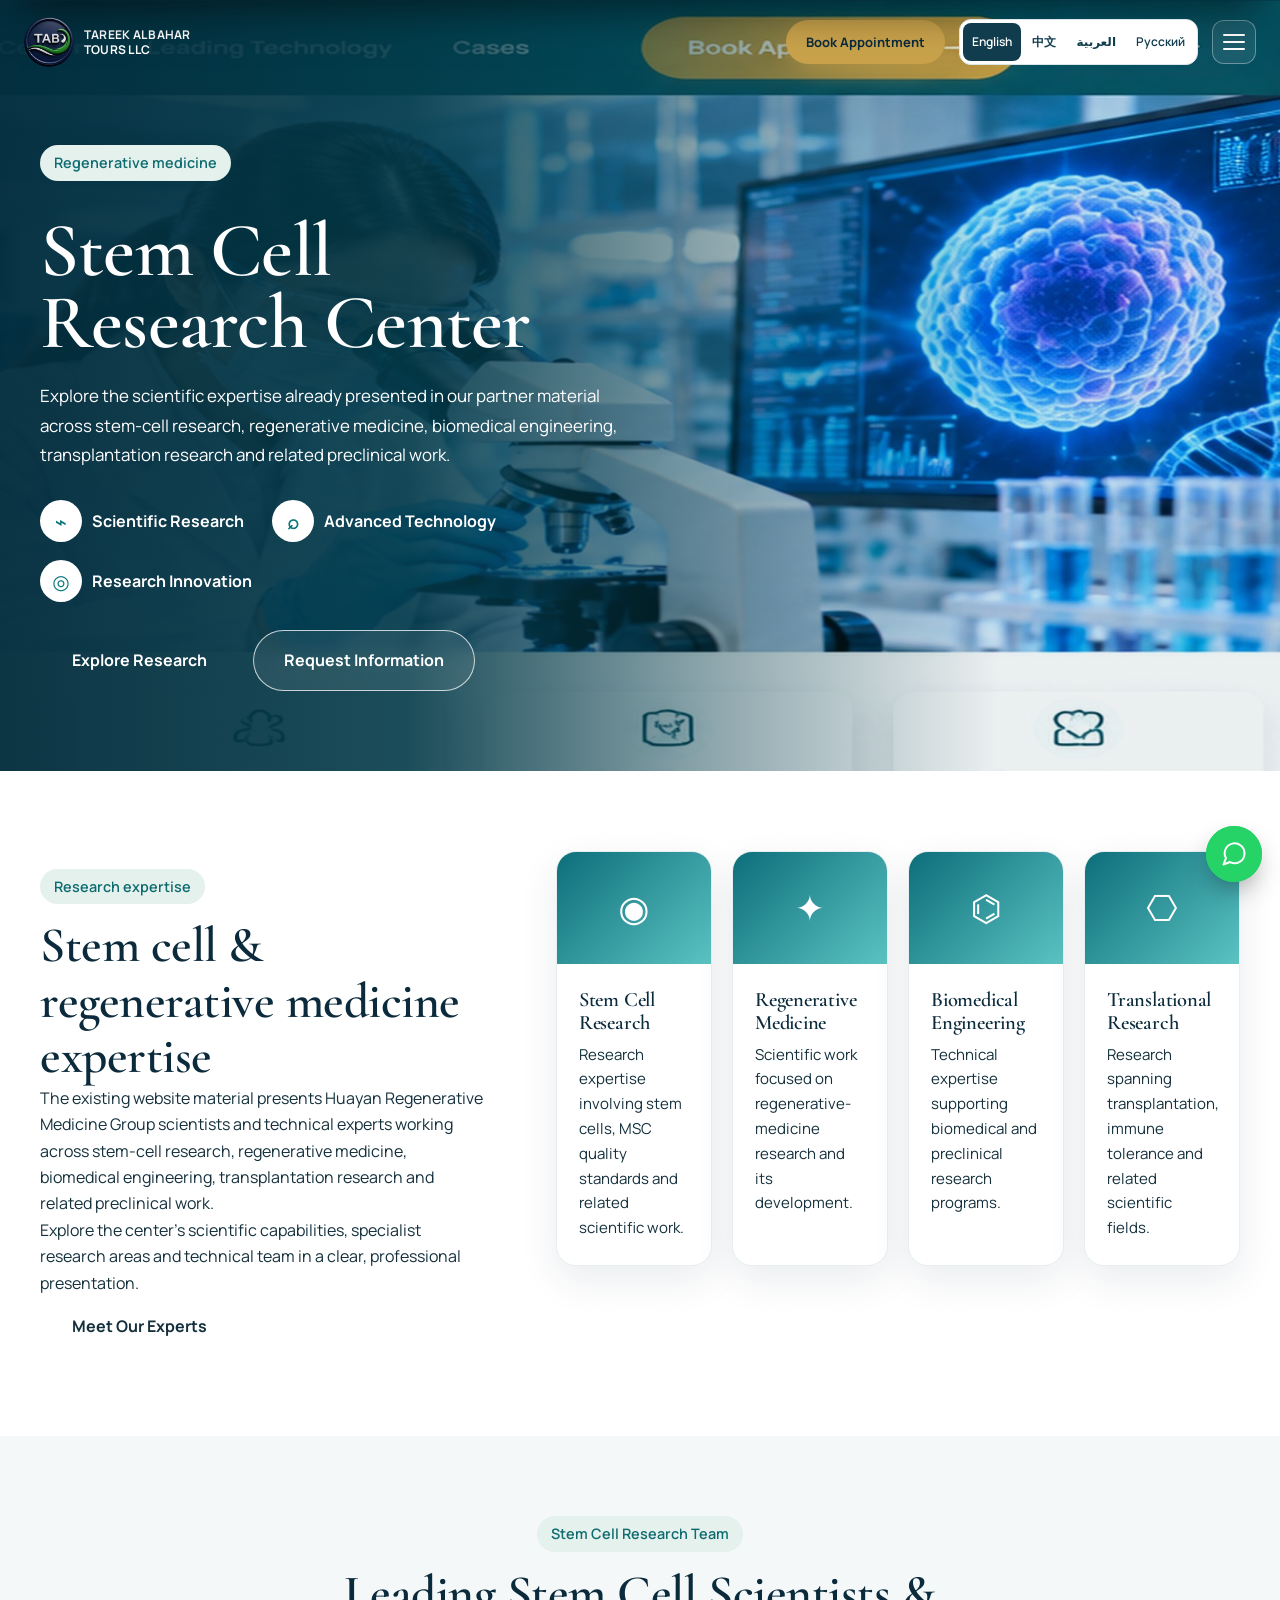
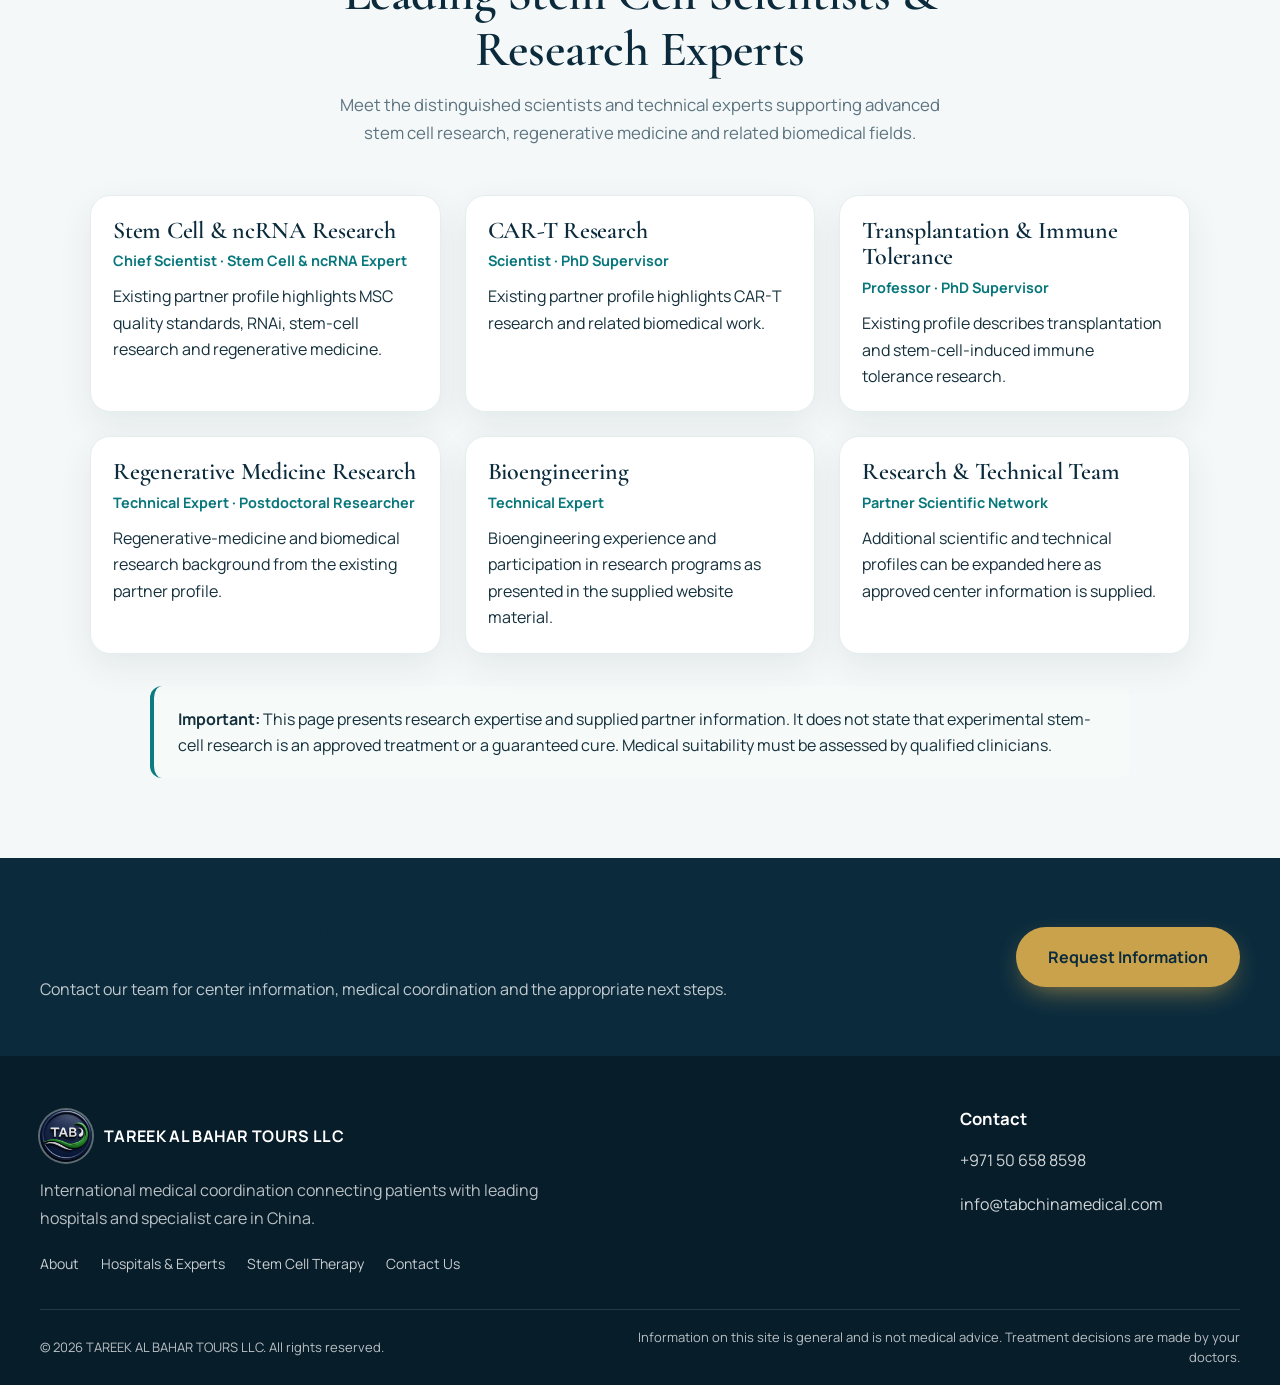
<file: stem-cell-research.html>
<!DOCTYPE html>

<html lang="en"><head><meta charset="utf-8"/><meta content="width=device-width,initial-scale=1" name="viewport"/><title>Stem Cell Research Center | TAREEK AL BAHAR TOURS LLC</title><meta content="Meet the scientific and technical experts already presented in the website’s supplied regenerative-medicine content." name="description"/><link href="images/logo.png" rel="icon"/><link href="https://fonts.googleapis.com" rel="preconnect"/><link crossorigin="" href="https://fonts.gstatic.com" rel="preconnect"/><link href="https://fonts.googleapis.com/css2?family=Cormorant+Garamond:wght@500;600;700&amp;family=Manrope:wght@400;500;600;700&amp;display=swap" rel="stylesheet"/><link href="css/style.css?v=visible-languages-4" rel="stylesheet"/><style>.text-only-experts .container{max-width:1100px}.text-only-experts img{display:none!important}.text-only-experts .team-grid,.text-only-experts .scientist-grid,.text-only-experts .doctors-grid{display:grid;grid-template-columns:repeat(3,minmax(0,1fr));gap:22px}.text-only-experts article,.text-only-experts .team-card,.text-only-experts .doctor-card{height:100%}.text-only-experts .team-card>div,.text-only-experts .doctor-card>div{padding:22px}@media(max-width:850px){.text-only-experts .team-grid,.text-only-experts .scientist-grid,.text-only-experts .doctors-grid{grid-template-columns:repeat(2,minmax(0,1fr))}}@media(max-width:550px){.text-only-experts .team-grid,.text-only-experts .scientist-grid,.text-only-experts .doctors-grid{grid-template-columns:1fr}}</style></head><body><header class="header" id="header"><div class="container"><a class="brand" href="index.html"><img alt="" height="48" src="images/logo.png" width="48"/><span class="brand-text">TAREEK AL BAHAR TOURS LLC</span></a><nav aria-label="Main" class="nav" id="nav"><a href="index.html">Home</a><a href="about-us.html">About Us</a><a href="hospitals.html">Hospitals and Experts</a><a href="stem-cell-research.html">Stem Cell Therapy</a><a href="regenerative-dentistry.html">Regenerative &amp; Advanced Dentistry</a><a href="hainan-boao.html">Hainan Boao Medical Zone</a><a href="contact-us.html">Contact Us</a><a class="btn btn-gold mobile-book" href="https://wa.me/971506588598?text=Hello%20Tareek%20Al%20Bahar%20Tours%2C%20I%20would%20like%20to%20book%20a%20medical%20appointment." rel="noopener" target="_blank">Book Appointment</a></nav><div class="header-actions"><a class="btn btn-gold header-book" href="https://wa.me/971506588598?text=Hello%20Tareek%20Al%20Bahar%20Tours%2C%20I%20would%20like%20to%20book%20a%20medical%20appointment." rel="noopener" target="_blank">Book Appointment</a><div class="lang language-picker notranslate" translate="no"><div aria-label="Select language" class="language-options" id="site-language" role="group"><button aria-pressed="true" data-language="en" lang="en" type="button">English</button><button aria-pressed="false" data-language="zh" lang="zh" type="button">中文</button><button aria-pressed="false" data-language="ar" lang="ar" type="button">العربية</button><button aria-pressed="false" data-language="ru" lang="ru" type="button">Русский</button></div><span aria-live="polite" class="language-status" id="language-status" role="status"></span></div><button aria-label="Menu" class="burger" id="burger"><span></span><span></span><span></span></button></div></div></header><main>
<section class="stem-hero"><div class="container"><div class="hero-copy"><span class="tag">Regenerative medicine</span><h1>Stem Cell<br/>Research Center</h1><p>Explore the scientific expertise already presented in our partner material across stem-cell research, regenerative medicine, biomedical engineering, transplantation research and related preclinical work.</p><div class="stem-points"><div class="stem-point"><i>⌁</i>Scientific Research</div><div class="stem-point"><i>⌕</i>Advanced Technology</div><div class="stem-point"><i>◎</i>Research Innovation</div></div><div class="stem-actions"><a class="btn" href="#research">Explore Research</a><a class="btn btn-outline-light" href="https://wa.me/971506588598?text=Hello%2C%20I%20would%20like%20to%20learn%20more%20about%20the%20Stem%20Cell%20Research%20Center." rel="noopener" target="_blank">Request Information</a></div></div></div></section>
<section class="page-section" id="research"><div class="container"><div class="stem-intro-grid"><div><span class="tag">Research expertise</span><h2>Stem cell &amp; regenerative medicine expertise</h2><p>The existing website material presents Huayan Regenerative Medicine Group scientists and technical experts working across stem-cell research, regenerative medicine, biomedical engineering, transplantation research and related preclinical work.</p><p>Explore the center’s scientific capabilities, specialist research areas and technical team in a clear, professional presentation.</p><a class="btn" href="#experts">Meet Our Experts</a></div><div><div class="research-grid"><article class="research-card"><div class="visual">◉</div><div class="body"><h3>Stem Cell Research</h3><p>Research expertise involving stem cells, MSC quality standards and related scientific work.</p></div></article><article class="research-card"><div class="visual">✦</div><div class="body"><h3>Regenerative Medicine</h3><p>Scientific work focused on regenerative-medicine research and its development.</p></div></article><article class="research-card"><div class="visual">⌬</div><div class="body"><h3>Biomedical Engineering</h3><p>Technical expertise supporting biomedical and preclinical research programs.</p></div></article><article class="research-card"><div class="visual">⎔</div><div class="body"><h3>Translational Research</h3><p>Research spanning transplantation, immune tolerance and related scientific fields.</p></div></article></div><div class="stem-feature-strip"><div><strong>Research Focus</strong><span>Scientific development</span></div><div><strong>Expert Team</strong><span>Scientists &amp; technical experts</span></div><div><strong>Preclinical Work</strong><span>Biomedical research</span></div><div><strong>Responsible Content</strong><span>No unverified cure claims</span></div></div></div></div></div></section>
<section class="page-section alt text-only-experts" id="experts"><div class="container"><div class="sec-head center"><span class="tag">Stem Cell Research Team</span><h2>Leading Stem Cell Scientists &amp; Research Experts</h2><p>Meet the distinguished scientists and technical experts supporting advanced stem cell research, regenerative medicine and related biomedical fields.</p></div><div class="expert-grid"><article class="expert-card"><div class="body"><h3>Stem Cell &amp; ncRNA Research</h3><div class="expert-role">Chief Scientist · Stem Cell &amp; ncRNA Expert</div><p>Existing partner profile highlights MSC quality standards, RNAi, stem-cell research and regenerative medicine.</p></div></article><article class="expert-card"><div class="body"><h3>CAR-T Research</h3><div class="expert-role">Scientist · PhD Supervisor</div><p>Existing partner profile highlights CAR-T research and related biomedical work.</p></div></article><article class="expert-card"><div class="body"><h3>Transplantation &amp; Immune Tolerance</h3><div class="expert-role">Professor · PhD Supervisor</div><p>Existing profile describes transplantation and stem-cell-induced immune tolerance research.</p></div></article><article class="expert-card"><div class="body"><h3>Regenerative Medicine Research</h3><div class="expert-role">Technical Expert · Postdoctoral Researcher</div><p>Regenerative-medicine and biomedical research background from the existing partner profile.</p></div></article><article class="expert-card"><div class="body"><h3>Bioengineering</h3><div class="expert-role">Technical Expert</div><p>Bioengineering experience and participation in research programs as presented in the supplied website material.</p></div></article><article class="expert-card"><div class="body"><h3>Research &amp; Technical Team</h3><div class="expert-role">Partner Scientific Network</div><p>Additional scientific and technical profiles can be expanded here as approved center information is supplied.</p></div></article></div><div class="stem-note"><strong>Important:</strong> This page presents research expertise and supplied partner information. It does not state that experimental stem-cell research is an approved treatment or a guaranteed cure. Medical suitability must be assessed by qualified clinicians.</div></div></section><section class="cta-band"><div class="container"><div><h2>Interested in the research center?</h2><p>Contact our team for center information, medical coordination and the appropriate next steps.</p></div><a class="btn btn-gold" href="https://wa.me/971506588598?text=Hello%2C%20I%20would%20like%20information%20about%20the%20Stem%20Cell%20Research%20Center." rel="noopener" target="_blank">Request Information</a></div></section>
</main><footer class="footer"><div class="container"><div class="footer-grid"><div><a class="brand" href="index.html"><img alt="" height="48" src="images/logo.png" width="48"/><span class="brand-text">TAREEK AL BAHAR TOURS LLC</span></a><p class="footer-intro">International medical coordination connecting patients with leading hospitals and specialist care in China.</p><div class="footer-page-links"><a href="about-us.html">About</a><a href="hospitals.html">Hospitals &amp; Experts</a><a href="leading-technology.html">Stem Cell Therapy</a><a href="contact-us.html">Contact Us</a></div></div><div class="footer-contact"><h4>Contact</h4><ul><li><a href="tel:+971506588598">+971 50 658 8598</a></li><li><a href="mailto:info@tabchinamedical.com">info@tabchinamedical.com</a></li></ul></div></div><div class="copy"><span>© 2026 TAREEK AL BAHAR TOURS LLC. All rights reserved.</span><span>Information on this site is general and is not medical advice. Treatment decisions are made by your doctors.</span></div></div></footer><a aria-label="WhatsApp" class="fab wa" href="https://wa.me/971506588598" rel="noopener" target="_blank"><svg class="icon" viewbox="0 0 24 24"><path d="M21 11.5a8.4 8.4 0 0 1-12.4 7.4L3 21l2.1-5.5A8.5 8.5 0 1 1 21 11.5z"></path></svg></a><script>const b=document.getElementById('burger'),n=document.getElementById('nav');b?.addEventListener('click',()=>{n.classList.toggle('open');b.setAttribute('aria-expanded',n.classList.contains('open'))});</script><script src="js/translations.js"></script><script src="js/page-translator.js?v=visible-languages-4"></script><script src="js/header-fit.js"></script></body></html>
</file>
<file: css/style.css>
/* =========================================================
   1. DESIGN TOKENS
   ========================================================= */
:root{
  --navy:#0B2B3D;
  --navy-2:#0F3A50;
  --teal:#0F6B70;
  --teal-2:#128A8F;
  --gold:#C9A24B;
  --gold-soft:#E8D8AE;
  --mint:#E4F1EC;
  --mist:#F3F8F6;
  --white:#FFFFFF;
  --ink:#14303C;
  --muted:#5B7480;
  --line:#DCE8E4;

  --serif:'Cormorant Garamond', Georgia, 'Times New Roman', serif;
  --sans:'Manrope', system-ui, -apple-system, 'Segoe UI', Roboto, sans-serif;

  --r-lg:26px;
  --r-md:18px;
  --r-sm:12px;
  --shadow:0 18px 50px -20px rgba(11,43,61,.28);
  --shadow-sm:0 8px 24px -12px rgba(11,43,61,.25);
  --header-h:76px;
}

/* =========================================================
   2. BASE
   ========================================================= */
*,*::before,*::after{box-sizing:border-box}
html{scroll-behavior:smooth;scroll-padding-top:var(--header-h)}
body{margin:0;font-family:var(--sans);color:var(--ink);background:var(--white);line-height:1.65;font-size:16px;-webkit-font-smoothing:antialiased}
img{max-width:100%;display:block;background:var(--mint)}
a{color:inherit;text-decoration:none}
ul{list-style:none;margin:0;padding:0}
h1,h2,h3,h4{font-family:var(--serif);font-weight:600;line-height:1.12;margin:0;color:var(--navy);letter-spacing:-.01em}
h2{font-size:clamp(2rem,4.6vw,3.1rem)}
h3{font-size:1.5rem}
p{margin:0}
:focus-visible{outline:3px solid var(--gold);outline-offset:3px;border-radius:6px}
.container{width:min(1200px,100% - 40px);margin-inline:auto}
section{padding:88px 0}
.sec-head{max-width:640px;margin-bottom:48px}
.sec-head.center{margin-inline:auto;text-align:center}
.sec-head p{color:var(--muted);margin-top:14px;font-size:1.05rem}
.tag{display:inline-block;font-size:.9rem;font-weight:600;color:var(--teal);background:var(--mint);padding:6px 14px;border-radius:99px;margin-bottom:14px}

/* Buttons */
.btn{display:inline-flex;align-items:center;justify-content:center;gap:10px;padding:15px 30px;border-radius:99px;font-weight:700;font-size:1rem;border:2px solid transparent;cursor:pointer;font-family:var(--sans);transition:transform .25s,box-shadow .25s,background .25s,color .25s}
.btn:hover{transform:translateY(-3px)}
.btn-gold{background:var(--gold);color:var(--navy);box-shadow:0 10px 28px -10px rgba(201,162,75,.8)}
.btn-gold:hover{background:#d8b45f;box-shadow:0 16px 34px -10px rgba(201,162,75,.9)}
.btn-ghost{background:rgba(255,255,255,.08);color:#fff;border-color:rgba(255,255,255,.55);backdrop-filter:blur(6px)}
.btn-ghost:hover{background:#fff;color:var(--navy)}
.btn-teal{background:var(--teal);color:#fff}
.btn-teal:hover{background:var(--navy);box-shadow:var(--shadow-sm)}
.icon{width:24px;height:24px;fill:none;stroke:currentColor;stroke-width:1.7;stroke-linecap:round;stroke-linejoin:round;flex:none}

/* Scroll reveal */
.reveal{opacity:0;transform:translateY(28px);transition:opacity .8s ease,transform .8s ease}
.reveal.in{opacity:1;transform:none}
.reveal[data-delay="1"]{transition-delay:.1s}
.reveal[data-delay="2"]{transition-delay:.2s}
.reveal[data-delay="3"]{transition-delay:.3s}

/* =========================================================
   3. HEADER
   ========================================================= */
.header{position:fixed;inset:0 0 auto 0;height:var(--header-h);z-index:100;display:flex;align-items:center;transition:background .35s,box-shadow .35s,height .35s}
.header.scrolled{background:rgba(11,43,61,.94);backdrop-filter:blur(14px);box-shadow:0 8px 30px -14px rgba(0,0,0,.5)}
.header .container{display:flex;align-items:center;justify-content:space-between;gap:20px}
.brand{display:flex;align-items:center;gap:10px;color:#fff;font-family:var(--serif);font-size:1.5rem;font-weight:700}
.brand img{height:46px;width:46px;border-radius:50%;background:transparent;box-shadow:0 0 0 2px rgba(255,255,255,.35)}
.brand{margin-inline-end:auto}
.brand .brand-text{display:none;font-family:var(--sans);font-size:.95rem;font-weight:700;letter-spacing:.02em;line-height:1.2}
.nav{position:fixed;inset:var(--header-h) 0 auto 0;background:var(--navy);padding:14px 20px 26px;display:flex;flex-direction:column;gap:4px;transform:translateY(-130%);transition:transform .4s ease;box-shadow:0 30px 40px -20px rgba(0,0,0,.5)}
.nav.open{transform:none}
.nav a{color:#fff;padding:13px 6px;font-weight:600;border-bottom:1px solid rgba(255,255,255,.1)}
.nav a:hover{color:var(--gold)}
.nav .btn{margin-top:14px;border:2px solid transparent;padding:14px 24px}
.burger{width:46px;height:46px;border-radius:14px;border:1px solid rgba(255,255,255,.35);background:rgba(255,255,255,.08);cursor:pointer;display:grid;place-content:center;gap:5px}
.burger span{display:block;width:22px;height:2px;background:#fff;border-radius:2px;transition:transform .3s,opacity .3s}
.burger.open span:nth-child(1){transform:translateY(7px) rotate(45deg)}
.burger.open span:nth-child(2){opacity:0}
.burger.open span:nth-child(3){transform:translateY(-7px) rotate(-45deg)}

/* =========================================================
   4. HERO SLIDER
   ========================================================= */
.hero{position:relative;height:100vh;height:100svh;min-height:640px;padding:0;overflow:hidden;background:var(--navy)}
.slide{position:absolute;inset:0;opacity:0;visibility:hidden;transition:opacity 1.2s ease,visibility 1.2s}
.slide.active{opacity:1;visibility:visible;z-index:1}
.slide img{position:absolute;inset:0;width:100%;height:100%;object-fit:cover;transform:scale(1.02);transition:transform 7s ease-out}
.slide.active img{transform:scale(1.12)}
.slide::after{content:"";position:absolute;inset:0;background:linear-gradient(100deg,rgba(6,26,38,.92) 0%,rgba(8,40,55,.72) 45%,rgba(8,40,55,.25) 100%),linear-gradient(0deg,rgba(6,26,38,.7),transparent 40%)}
.slide-content{position:relative;z-index:2;height:100%;display:flex;align-items:center;padding-top:var(--header-h)}
.slide-copy{max-width:700px;color:#fff}
.slide-copy h1{color:#fff;font-size:clamp(2.5rem,7vw,5rem);margin-bottom:20px;opacity:0;transform:translateY(24px);transition:.9s .4s}
.slide-copy p{font-size:clamp(1.02rem,2vw,1.25rem);color:rgba(255,255,255,.88);max-width:540px;margin-bottom:34px;opacity:0;transform:translateY(24px);transition:.9s .6s}
.slide-copy .actions{display:flex;flex-wrap:wrap;gap:14px;opacity:0;transform:translateY(24px);transition:.9s .8s}
.slide.active .slide-copy h1,.slide.active .slide-copy p,.slide.active .slide-copy .actions{opacity:1;transform:none}
.hero-ctrl{position:absolute;z-index:5;left:0;right:0;bottom:34px}
.hero-ctrl .container{display:flex;align-items:center;justify-content:space-between}
.dots{display:flex;gap:10px}
.dot{width:12px;height:12px;border-radius:99px;border:0;padding:0;background:rgba(255,255,255,.4);cursor:pointer;transition:width .3s,background .3s}
.dot.active{width:38px;background:var(--gold)}
.arrows{display:flex;gap:10px}
.arrow{width:50px;height:50px;border-radius:50%;border:1px solid rgba(255,255,255,.45);background:rgba(255,255,255,.1);backdrop-filter:blur(8px);color:#fff;cursor:pointer;display:grid;place-items:center;transition:background .25s,color .25s,transform .25s}
.arrow:hover{background:var(--gold);color:var(--navy);transform:scale(1.06)}

/* =========================================================
   5. ABOUT
   ========================================================= */
.about-grid{display:grid;gap:56px;align-items:center}
.about-media{position:relative}
.about-video{display:block;width:100%;height:auto;aspect-ratio:16/9;object-fit:contain;background:var(--navy);border-radius:var(--r-lg);box-shadow:var(--shadow)}
.about-badge{margin-top:16px;margin-inline-start:auto;background:rgba(255,255,255,.82);backdrop-filter:blur(14px);border:1px solid rgba(255,255,255,.9);border-radius:var(--r-md);padding:16px 22px;box-shadow:var(--shadow);display:flex;gap:14px;align-items:center;max-width:270px}
.about-badge .icon{width:34px;height:34px;color:var(--gold)}
.about-badge strong{display:block;font-family:var(--serif);font-size:1.25rem;color:var(--navy);line-height:1.2}
.about-badge span{font-size:.85rem;color:var(--muted)}
.about-copy p{color:var(--muted);margin-top:18px}
.about-copy .checks{margin:24px 0 32px;display:grid;gap:12px}
.about-copy .checks li{display:flex;gap:12px;font-weight:600;color:var(--ink)}
.about-copy .checks .icon{color:var(--teal);width:22px;height:22px;margin-top:2px}
.counters{margin-top:64px;background:linear-gradient(135deg,var(--navy),var(--teal));border-radius:var(--r-lg);padding:38px 24px;display:grid;grid-template-columns:repeat(2,1fr);gap:28px 12px;box-shadow:var(--shadow)}
.counter{text-align:center;color:#fff}
.counter b{display:block;font-family:var(--serif);font-size:clamp(2.3rem,6vw,3.6rem);line-height:1;color:var(--gold-soft)}
.counter span{font-size:.95rem;color:rgba(255,255,255,.85)}

/* =========================================================
   6. SERVICES
   ========================================================= */
.services{background:#fff}
.whychina{background:var(--mist)}
.grid{display:grid;gap:22px}
.card{background:#fff;border-radius:var(--r-lg);padding:34px 30px;border:1px solid var(--line);box-shadow:0 2px 0 rgba(11,43,61,.02);transition:transform .35s,box-shadow .35s,border-color .35s}
.card:hover{transform:translateY(-8px);box-shadow:var(--shadow);border-color:var(--gold-soft)}
.svc-ico{width:64px;height:64px;border-radius:20px;background:var(--mint);color:var(--teal);display:grid;place-items:center;margin-bottom:22px;transition:background .3s,color .3s}
.svc-ico .icon{width:30px;height:30px}
.card:hover .svc-ico{background:var(--teal);color:#fff}
.card h3{margin-bottom:10px}
.card p{color:var(--muted);font-size:.98rem}
.more{display:inline-flex;gap:8px;align-items:center;margin-top:18px;font-weight:700;color:var(--teal);font-size:.95rem}
.more:hover{color:var(--gold)}

/* =========================================================
   7. WHY CHOOSE US (dark + glass)
   ========================================================= */
.why{background:radial-gradient(circle at 15% 10%,var(--teal) 0,transparent 45%),radial-gradient(circle at 90% 90%,#1B5A66 0,transparent 40%),var(--navy);color:#fff;position:relative;overflow:hidden}
.why h2{color:#fff}
.why .sec-head p{color:rgba(255,255,255,.75)}
.why .tag{background:rgba(255,255,255,.12);color:var(--gold-soft)}
.glass{background:rgba(255,255,255,.08);border:1px solid rgba(255,255,255,.18);backdrop-filter:blur(16px);-webkit-backdrop-filter:blur(16px);border-radius:var(--r-lg);padding:30px;transition:transform .35s,background .35s}
.glass:hover{transform:translateY(-6px);background:rgba(255,255,255,.14)}
.glass .icon{width:38px;height:38px;color:var(--gold);margin-bottom:18px}
.glass h3{color:#fff;font-size:1.4rem;margin-bottom:8px}
.glass p{color:rgba(255,255,255,.75);font-size:.97rem}

/* =========================================================
   8. DOCTORS
   ========================================================= */
.doc{padding:0;overflow:hidden}
.doc-photo{position:relative;aspect-ratio:4/4.5;overflow:hidden}
.doc-photo img{width:100%;height:100%;object-fit:cover;transition:transform .6s}
.doc:hover .doc-photo img{transform:scale(1.07)}
.doc-info{padding:22px 24px 26px}
.doc-info h3{font-size:1.45rem}
.doc-info span{color:var(--teal);font-weight:600;font-size:.95rem}
.doc-info p{color:var(--muted);font-size:.92rem;margin-top:8px}

/* =========================================================
   9. PROCESS TIMELINE
   ========================================================= */
.process{background:var(--mist)}
.timeline{display:grid;gap:0;position:relative;counter-reset:s}
.step{position:relative;padding:0 0 38px;padding-inline-start:78px}
.step:last-child{padding-bottom:0}
.step::before{content:"";position:absolute;inset-inline-start:29px;top:60px;bottom:0;width:2px;background:repeating-linear-gradient(var(--gold) 0 6px,transparent 6px 12px)}
.step:last-child::before{display:none}
.step-num{position:absolute;inset-inline-start:0;top:0;width:60px;height:60px;border-radius:50%;background:var(--navy);color:var(--gold-soft);font-family:var(--serif);font-size:1.7rem;font-weight:700;display:grid;place-items:center;box-shadow:0 0 0 8px var(--mist),var(--shadow-sm);transition:background .3s,transform .3s}
.step:hover .step-num{background:var(--teal);transform:scale(1.08)}
.step h3{margin:6px 0 8px}
.step p{color:var(--muted)}

/* =========================================================
   10. TESTIMONIALS
   ========================================================= */
.t-wrap{max-width:820px;margin-inline:auto;position:relative}
.t-viewport{overflow:hidden;border-radius:var(--r-lg)}
.t-track{display:flex;transition:transform .7s cubic-bezier(.6,.05,.2,1)}
.t-slide{min-width:100%;padding:8px}
.t-card{background:linear-gradient(160deg,#fff,var(--mist));border:1px solid var(--line);border-radius:var(--r-lg);padding:40px 30px;box-shadow:var(--shadow);text-align:center;position:relative}
.t-card::before{content:"\201C";position:absolute;top:2px;inset-inline-start:26px;font-family:var(--serif);font-size:7rem;line-height:1;color:var(--gold-soft)}
.stars{color:var(--gold);letter-spacing:4px;font-size:1.2rem;margin-bottom:16px}
.t-card blockquote{margin:0 0 26px;font-family:var(--serif);font-size:clamp(1.3rem,2.6vw,1.75rem);line-height:1.4;color:var(--navy);font-weight:500}
.t-person{display:flex;align-items:center;justify-content:center;gap:14px;text-align:left}
.t-person img{width:56px;height:56px;border-radius:50%;object-fit:cover;border:3px solid var(--gold-soft)}
.t-person b{display:block;color:var(--navy)}
.t-person span{font-size:.88rem;color:var(--muted)}
.t-dots{display:flex;justify-content:center;gap:10px;margin-top:26px}
.t-dots .dot{background:var(--line)}
.t-dots .dot.active{background:var(--teal)}

/* =========================================================
   11. FAQ
   ========================================================= */
.faq{background:var(--mist)}
.faq-list{max-width:820px;margin-inline:auto;display:grid;gap:14px}
.faq-item{background:#fff;border:1px solid var(--line);border-radius:var(--r-md);overflow:hidden;transition:box-shadow .3s,border-color .3s}
.faq-item.open{box-shadow:var(--shadow-sm);border-color:var(--gold-soft)}
.faq-q{text-align:start;width:100%;display:flex;justify-content:space-between;align-items:center;gap:18px;padding:22px 26px;background:none;border:0;cursor:pointer;text-align:left;font:600 1.08rem var(--sans);color:var(--navy)}
.faq-q .pm{position:relative;width:32px;height:32px;flex:none;border-radius:50%;background:var(--mint);transition:background .3s,transform .3s}
.faq-q .pm::before,.faq-q .pm::after{content:"";position:absolute;left:50%;top:50%;width:12px;height:2px;background:var(--teal);transform:translate(-50%,-50%);transition:transform .3s,background .3s}
.faq-q .pm::after{transform:translate(-50%,-50%) rotate(90deg)}
.faq-item.open .pm{background:var(--teal)}
.faq-item.open .pm::before,.faq-item.open .pm::after{background:#fff}
.faq-item.open .pm::after{transform:translate(-50%,-50%) rotate(0)}
.faq-a{max-height:0;overflow:hidden;transition:max-height .45s ease}
.faq-a p{padding:0 26px 24px;color:var(--muted)}

/* =========================================================
   12. CONTACT
   ========================================================= */
.contact-grid{display:grid;gap:32px}
.form-card{background:#fff;border:1px solid var(--line);border-radius:var(--r-lg);padding:34px 28px;box-shadow:var(--shadow)}
.form-card h3{margin-bottom:6px;font-size:1.9rem}
.form-card>p{color:var(--muted);margin-bottom:24px}
.fields{display:grid;gap:16px}
.field label{display:block;font-weight:600;font-size:.9rem;margin-bottom:6px;color:var(--navy)}
.field input,.field select,.field textarea{width:100%;padding:14px 16px;border:1.5px solid var(--line);border-radius:var(--r-sm);font:500 1rem var(--sans);color:var(--ink);background:var(--mist);transition:border-color .25s,box-shadow .25s,background .25s}
.field textarea{min-height:120px;resize:vertical}
.field input:focus,.field select:focus,.field textarea:focus{outline:none;border-color:var(--teal);background:#fff;box-shadow:0 0 0 4px rgba(15,107,112,.14)}
.form-card .btn{width:100%;margin-top:22px}
.form-msg{margin-top:16px;padding:14px 16px;border-radius:var(--r-sm);font-weight:600;display:none}
.form-msg.ok{display:block;background:var(--mint);color:var(--teal)}
.form-msg.err{display:block;background:#FDECEC;color:#A32A2A}
.info-card{display:grid;gap:22px;align-content:start}
.info-list{background:var(--navy);color:#fff;border-radius:var(--r-lg);padding:30px 28px;display:grid;gap:20px}
.info-row{display:flex;gap:16px;align-items:flex-start}
.info-row .ic{width:48px;height:48px;border-radius:14px;background:rgba(255,255,255,.1);display:grid;place-items:center;color:var(--gold);flex:none}
.info-row b{display:block;font-size:.85rem;color:var(--gold-soft);font-weight:600}
.info-row a,.info-row span{color:#fff;word-break:break-word}
.info-row a:hover{color:var(--gold)}

/* =========================================================
   13. FOOTER
   ========================================================= */
.footer{background:#071D2A;color:rgba(255,255,255,.72);padding:72px 0 0}
.footer-grid{display:grid;gap:40px;padding-bottom:48px}
.footer .brand{margin-bottom:16px}
.footer h4{color:#fff;font-family:var(--sans);font-size:1.05rem;font-weight:700;margin-bottom:18px;letter-spacing:0}
.footer li{margin-bottom:10px}
.footer a:hover{color:var(--gold)}
.socials{display:flex;gap:10px;margin-top:22px;flex-wrap:wrap}
.socials a{width:44px;height:44px;border-radius:50%;border:1px solid rgba(255,255,255,.25);display:grid;place-items:center;color:#fff;transition:background .25s,color .25s,transform .25s}
.socials a:hover{background:var(--gold);color:var(--navy);transform:translateY(-3px)}
.socials .icon{width:20px;height:20px}
.copy{border-top:1px solid rgba(255,255,255,.12);padding:22px 0;font-size:.9rem;display:flex;flex-direction:column;gap:6px;text-align:center}

/* =========================================================
   14. FLOATING BUTTONS
   ========================================================= */
.fab{position:fixed;right:18px;z-index:90;width:56px;height:56px;border-radius:50%;display:grid;place-items:center;border:0;cursor:pointer;box-shadow:0 12px 28px -8px rgba(0,0,0,.45);transition:transform .25s,opacity .3s,visibility .3s}
.fab:hover{transform:translateY(-4px) scale(1.05)}
.fab .icon{width:28px;height:28px}
.wa{bottom:18px;background:#25D366;color:#fff}
.wa::after{content:"";position:absolute;inset:0;border-radius:50%;border:2px solid #25D366;animation:ping 2.4s infinite}
.totop{bottom:86px;background:var(--navy);color:var(--gold);opacity:0;visibility:hidden}
.totop.show{opacity:1;visibility:visible}
@keyframes ping{0%{transform:scale(1);opacity:.8}80%,100%{transform:scale(1.6);opacity:0}}

/* =========================================================
   15. RESPONSIVE (mobile-first, scale up)
   ========================================================= */
@media(min-width:640px){
  .grid.c2,.grid.c3,.grid.c4{grid-template-columns:repeat(2,1fr)}
  .counters{grid-template-columns:repeat(4,1fr);padding:44px 30px}
  .fields.two{grid-template-columns:1fr 1fr}
  .footer-grid{grid-template-columns:1fr 1fr}
  .copy{flex-direction:row;justify-content:space-between;text-align:left}
  .t-card{padding:56px 56px 44px}
}
@media(min-width:960px){
  :root{--header-h:84px}
  section{padding:112px 0}
  .burger{display:none}
  .nav{position:static;transform:none;background:none;padding:0;flex-direction:row;align-items:center;gap:6px;box-shadow:none}
  .nav a{border:0;padding:10px 12px;font-size:.95rem}
  .nav .btn{margin:0 0 0 10px;padding:12px 24px}
  .about-grid{grid-template-columns:1fr 1fr;gap:88px}
  .grid.c3{grid-template-columns:repeat(3,1fr)}
  .grid.c4{grid-template-columns:repeat(4,1fr)}
  .timeline{grid-template-columns:repeat(5,1fr);gap:22px}
  .step{padding:84px 0 0;padding-inline-start:0}
  .step::before{inset-inline-start:60px;inset-inline-end:-28px;top:29px;bottom:auto;width:auto;height:2px;background:repeating-linear-gradient(90deg,var(--gold) 0 6px,transparent 6px 12px)}
  .step:last-child::before{display:none}
  .contact-grid{grid-template-columns:1.1fr .9fr;gap:40px}
  .footer-grid{grid-template-columns:1.4fr .8fr 1.2fr 1fr}
}
@media(prefers-reduced-motion:reduce){
  html{scroll-behavior:auto}
  *,*::before,*::after{animation:none!important;transition-duration:.01ms!important}
  .reveal{opacity:1;transform:none}
}


/* =========================================================
   16. MULTILINGUAL: language switcher, fonts, RTL
   ========================================================= */
html[lang="zh"]{--serif:'Noto Serif SC','Songti SC',serif;--sans:'Noto Sans SC','PingFang SC','Microsoft YaHei',sans-serif}
html[lang="ar"]{--serif:'Amiri','Traditional Arabic',serif;--sans:'Noto Sans Arabic','Segoe UI',Tahoma,sans-serif}
html[lang="zh"] h1,html[lang="zh"] h2,html[lang="zh"] h3,html[lang="ar"] h1,html[lang="ar"] h2,html[lang="ar"] h3{letter-spacing:0}
html[lang="ar"] body,html[lang="zh"] body{line-height:1.8}
html[lang="ar"] h1,html[lang="ar"] h2,html[lang="ar"] h3{line-height:1.35;font-weight:700}
html[lang="zh"] h1,html[lang="zh"] h2,html[lang="zh"] h3{line-height:1.3}

.lang{display:flex;gap:2px;padding:3px;border-radius:99px;background:rgba(255,255,255,.12);border:1px solid rgba(255,255,255,.28);backdrop-filter:blur(8px)}
.lang button{border:0;background:transparent;color:#fff;font:600 .82rem var(--sans);padding:7px 11px;border-radius:99px;cursor:pointer;transition:background .25s,color .25s;line-height:1}
.lang button:hover{background:rgba(255,255,255,.2)}
.lang button.active{background:var(--gold);color:var(--navy)}
@media(min-width:520px){.brand .brand-text{display:inline}}
@media(min-width:960px){.header .container{gap:14px}.lang{margin-inline-start:6px}.brand .brand-text{font-size:1rem}}

/* Why China cards: teal top edge */
.card.china{border-top:4px solid var(--teal);border-radius:var(--r-lg)}
.svc-ico.small{width:52px;height:52px;border-radius:16px;margin-bottom:18px}
.svc-ico.small .icon{width:24px;height:24px}

/* Phone/email always read left-to-right, even in Arabic */
[data-phone],[data-email]{direction:ltr;unicode-bidi:isolate;display:inline-block}
.field input[dir="ltr"]{text-align:start}

/* ---------- RTL (Arabic) ---------- */
[dir="rtl"] .slide::after{background:linear-gradient(260deg,rgba(6,26,38,.92) 0%,rgba(8,40,55,.72) 45%,rgba(8,40,55,.25) 100%),linear-gradient(0deg,rgba(6,26,38,.7),transparent 40%)}
[dir="rtl"] .arrow .icon,[dir="rtl"] .flip{transform:scaleX(-1)}
[dir="rtl"] .t-viewport{direction:ltr}
[dir="rtl"] .t-card{direction:rtl}
[dir="rtl"] .nav{direction:rtl}
[dir="rtl"] .step::before{background:repeating-linear-gradient(var(--gold) 0 6px,transparent 6px 12px)}
@media(min-width:960px){[dir="rtl"] .step::before{background:repeating-linear-gradient(270deg,var(--gold) 0 6px,transparent 6px 12px)}}

/* Mirror hero photos in RTL so the people stay away from the text */
[dir="rtl"] .slide img{transform:scale(-1.02,1.02)}
[dir="rtl"] .slide.active img{transform:scale(-1.12,1.12)}
/* Smaller headlines for Arabic and Chinese, and hide hero arrows on phones (dots remain) */
html[lang="ar"] .slide-copy h1,html[lang="zh"] .slide-copy h1{font-size:clamp(2.1rem,5.2vw,3.9rem)}
@media(max-width:639px){.arrows{display:none}}

/* Keep header items on one line */
.nav a,.lang button,.btn{white-space:nowrap}
@media(min-width:960px) and (max-width:1179px){.brand .brand-text{display:none}}
@media(min-width:960px){.nav a{padding:10px 9px}}

/* ===== Multi-page medical website additions ===== */
.nav{gap:14px}.nav>a:not(.btn){font-size:13px;white-space:nowrap}.page-hero{padding:150px 0 80px;background:linear-gradient(135deg,#0b2b3d,#0f6570);color:#fff}.page-hero .tag{color:#f1c96a}.page-hero h1{max-width:900px;font-size:clamp(38px,5vw,68px);margin:12px 0 18px}.page-hero p{max-width:800px;font-size:18px;line-height:1.8;color:rgba(255,255,255,.86)}.page-section{padding:80px 0}.page-section.alt{background:#f5f8f8}.content-grid{display:grid;grid-template-columns:1.1fr .9fr;gap:48px;align-items:center}.content-grid img{width:100%;border-radius:22px;box-shadow:0 18px 45px rgba(11,43,61,.14)}.info-cards{display:grid;grid-template-columns:repeat(3,1fr);gap:22px;margin-top:32px}.info-card-simple{background:#fff;border:1px solid rgba(11,43,61,.1);border-radius:18px;padding:26px;box-shadow:0 10px 30px rgba(11,43,61,.06)}.info-card-simple h3{margin:0 0 10px;color:#0b2b3d}.info-card-simple p{margin:0;line-height:1.7;color:#5d6c73}.feature-list{display:grid;grid-template-columns:repeat(2,1fr);gap:14px;margin:24px 0}.feature-list div{background:#f5f8f8;border-radius:12px;padding:15px 17px;font-weight:600;color:#0b2b3d}.source-note{font-size:12px;color:#75858c;margin-top:18px}.cta-band{padding:54px 0;background:#0b2b3d;color:#fff}.cta-band .container{display:flex;align-items:center;justify-content:space-between;gap:24px}.cta-band h2{margin:0 0 8px}.cta-band p{margin:0;color:rgba(255,255,255,.75)}.case-card{background:#fff;border-radius:18px;overflow:hidden;border:1px solid rgba(11,43,61,.1)}.case-card img{width:100%;height:230px;object-fit:cover}.case-card .case-body{padding:24px}.notice-box{padding:24px;border-radius:16px;background:#fff8e8;border:1px solid #efd99a;color:#59491e}.footer .footer-page-links{display:flex;flex-wrap:wrap;gap:14px;margin-top:18px}.footer .footer-page-links a{color:rgba(255,255,255,.78)}
@media(max-width:1100px){.nav{gap:9px}.nav>a:not(.btn){font-size:11px}.nav .btn{padding:10px 12px}}
@media(max-width:900px){.content-grid{grid-template-columns:1fr}.info-cards{grid-template-columns:1fr 1fr}.cta-band .container{display:block}.cta-band .btn{margin-top:20px}.page-hero{padding-top:120px}.nav>a:not(.btn){font-size:15px}}
@media(max-width:600px){.info-cards,.feature-list{grid-template-columns:1fr}.page-section{padding:58px 0}}

/* Professional AI medical imagery update */
.hospital-feature-hero{position:relative;min-height:620px;display:flex;align-items:center;overflow:hidden;background:#eaf4f5}.hospital-feature-bg{position:absolute;inset:0;background:linear-gradient(90deg,rgba(255,255,255,.98) 0%,rgba(255,255,255,.90) 38%,rgba(255,255,255,.15) 68%,rgba(255,255,255,.04) 100%),url('../images/ai-medical/hospital-hero-no-signage.png') center/cover no-repeat}.hospital-feature-content{position:relative;z-index:1;padding-top:90px;padding-bottom:90px}.hospital-feature-content>div{max-width:650px}.hospital-feature-content h2{font-size:clamp(42px,5vw,68px);margin:14px 0}.patient-support-pro{position:relative;min-height:650px;display:flex;align-items:center;overflow:hidden}.patient-support-bg{position:absolute;inset:0;background:url('../images/ai-medical/international-patient-support.jpg') center/cover no-repeat}.patient-support-pro:after{content:'';position:absolute;inset:0;background:linear-gradient(90deg,rgba(5,42,55,.08) 0%,rgba(5,42,55,.08) 45%,rgba(255,255,255,.25) 58%,rgba(255,255,255,.96) 72%,#fff 100%)}.patient-support-pro .container{position:relative;z-index:2;display:flex;justify-content:flex-end;padding-top:80px;padding-bottom:80px}.patient-support-panel{width:min(590px,48%);background:rgba(255,255,255,.92);backdrop-filter:blur(12px);padding:44px;border-radius:28px;box-shadow:0 20px 60px rgba(4,48,59,.14)}.patient-support-panel h2{font-size:clamp(38px,4vw,58px);margin:14px 0}.support-points{display:grid;grid-template-columns:1fr 1fr;gap:10px;margin:24px 0}.support-points span{padding:13px 15px;border-radius:14px;background:#f1f7f7;font-weight:600;font-size:14px;color:#0b5360}@media(max-width:900px){.hospital-feature-hero{min-height:700px;align-items:flex-end}.hospital-feature-bg{background:linear-gradient(0deg,#fff 0%,rgba(255,255,255,.92) 48%,rgba(255,255,255,.05) 75%),url('../images/ai-medical/hospital-hero-no-signage.png') center top/cover no-repeat}.hospital-feature-content{padding-top:300px;padding-bottom:55px}.patient-support-pro{min-height:820px;align-items:flex-end}.patient-support-pro:after{background:linear-gradient(0deg,#fff 0%,rgba(255,255,255,.94) 55%,rgba(255,255,255,.04) 80%)}.patient-support-pro .container{padding-top:360px;padding-bottom:45px}.patient-support-panel{width:100%;padding:28px}.support-points{grid-template-columns:1fr}}

/* ===== Hospitals page premium redesign ===== */
.hospital-page-banner{position:relative;min-height:690px;display:flex;align-items:center;overflow:hidden;color:#fff;background:#082d3b url('../images/ai-medical/hospital-hero-no-signage.png') center/cover no-repeat}
.hospital-page-banner:before{content:"";position:absolute;inset:0;background:linear-gradient(90deg,rgba(4,34,47,.94) 0%,rgba(4,45,58,.83) 37%,rgba(5,56,67,.30) 66%,rgba(5,56,67,.08) 100%)}
.hospital-page-banner:after{content:"";position:absolute;left:0;right:0;bottom:0;height:150px;background:linear-gradient(0deg,rgba(4,34,47,.34),transparent)}
.hospital-banner-content{position:relative;z-index:2;padding-top:120px;padding-bottom:90px}.hospital-banner-content .tag{color:#f3ca69;background:rgba(255,255,255,.13);border:1px solid rgba(255,255,255,.18)}
.hospital-banner-content h1{max-width:760px;font-size:clamp(48px,6.2vw,84px);line-height:.98;margin:18px 0 24px;color:#fff;text-shadow:0 4px 28px rgba(0,0,0,.16)}
.hospital-banner-content p{max-width:690px;font-size:19px;line-height:1.75;color:rgba(255,255,255,.9)}
.hospital-banner-actions{display:flex;gap:14px;flex-wrap:wrap;margin-top:30px}.btn-outline-light{border:1px solid rgba(255,255,255,.7);color:#fff;background:rgba(255,255,255,.08);backdrop-filter:blur(8px)}.btn-outline-light:hover{background:#fff;color:#0b2b3d}
.hospital-intro-grid{display:grid;grid-template-columns:1.15fr .85fr;gap:70px;align-items:center}.hospital-intro-grid h2{font-size:clamp(42px,5vw,64px);margin:12px 0 20px}.lead-copy{font-size:18px;line-height:1.85;color:#324e59}.hospital-intro-grid p{line-height:1.85;color:#5d6c73}
.hospital-facts{display:grid;grid-template-columns:1fr 1fr;gap:14px}.hospital-facts div{min-height:160px;border-radius:22px;padding:28px;background:linear-gradient(145deg,#0b5360,#0b3546);color:#fff;display:flex;flex-direction:column;justify-content:flex-end;box-shadow:0 16px 36px rgba(11,43,61,.13)}.hospital-facts strong{font:700 46px/1 var(--serif);color:#f1c96a}.hospital-facts span{margin-top:10px;font-size:14px;line-height:1.45;color:rgba(255,255,255,.85)}
.hospital-specialty-cards .info-card-simple{position:relative;overflow:hidden;padding-top:34px}.hospital-specialty-cards .info-card-simple:before{content:"";position:absolute;top:0;left:0;width:54px;height:4px;background:#0b7b80;border-radius:0 4px 4px 0}
.patient-journey-grid{display:grid;grid-template-columns:repeat(3,1fr);gap:24px;margin-top:38px}.journey-card{position:relative;padding:34px 30px;border:1px solid rgba(11,43,61,.1);border-radius:22px;background:#fff;box-shadow:0 12px 32px rgba(11,43,61,.06)}.journey-card>span{display:inline-grid;place-items:center;width:48px;height:48px;border-radius:50%;background:#0b5360;color:#fff;font-weight:700;margin-bottom:24px}.journey-card h3{font-size:26px;margin-bottom:12px}.journey-card p{color:#5d6c73;line-height:1.75;margin:0}
.premium-medical-card{background:linear-gradient(145deg,#082f40,#0b6570);border-radius:28px;padding:46px;color:#fff;box-shadow:0 20px 50px rgba(11,43,61,.16)}.premium-medical-card>span{color:#f1c96a;font-weight:700;text-transform:uppercase;letter-spacing:.08em;font-size:12px}.premium-medical-card h3{color:#fff;font-size:38px;margin:14px 0}.premium-medical-card p{color:rgba(255,255,255,.82);line-height:1.75}.premium-medical-card ul{margin:24px 0 0;padding-left:20px;display:grid;gap:12px}.premium-medical-card li{color:rgba(255,255,255,.9)}
.comfort-cards{grid-template-columns:repeat(3,1fr)}
@media(max-width:900px){.hospital-page-banner{min-height:720px;background-position:62% center}.hospital-page-banner:before{background:linear-gradient(90deg,rgba(4,34,47,.94),rgba(4,45,58,.72))}.hospital-banner-content{padding-top:135px}.hospital-intro-grid{grid-template-columns:1fr;gap:38px}.patient-journey-grid{grid-template-columns:1fr}.comfort-cards{grid-template-columns:1fr 1fr}}
@media(max-width:600px){.hospital-page-banner{min-height:760px}.hospital-banner-content h1{font-size:48px}.hospital-banner-content p{font-size:16px}.hospital-facts,.comfort-cards{grid-template-columns:1fr}.hospital-facts div{min-height:130px}}

/* ===== Hainan medical zone premium redesign ===== */
.hainan-page-banner{position:relative;min-height:720px;display:flex;align-items:center;overflow:hidden;color:#fff;background:#07354a url('../images/hainan-boao-campus-banner.png') center/cover no-repeat}
.hainan-page-banner:before{content:"";position:absolute;inset:0;background:linear-gradient(90deg,rgba(4,31,48,.93) 0%,rgba(5,48,64,.76) 40%,rgba(5,55,66,.18) 70%,rgba(5,55,66,.04) 100%)}
.hainan-page-banner:after{content:"";position:absolute;left:0;right:0;bottom:0;height:170px;background:linear-gradient(0deg,rgba(4,31,48,.42),transparent)}
.hainan-banner-content{position:relative;z-index:2;padding-top:125px;padding-bottom:95px}.hainan-banner-content .tag{color:#f3ca69;background:rgba(255,255,255,.13);border:1px solid rgba(255,255,255,.18)}
.hainan-banner-content h1{max-width:790px;font-size:clamp(48px,6.2vw,84px);line-height:1;margin:18px 0 24px;color:#fff;text-shadow:0 4px 28px rgba(0,0,0,.18)}.hainan-banner-content p{max-width:720px;font-size:19px;line-height:1.75;color:rgba(255,255,255,.92)}
.hainan-intro-grid{display:grid;grid-template-columns:1.15fr .85fr;gap:70px;align-items:center}.hainan-intro-grid h2,.hainan-location-grid h2{font-size:clamp(42px,5vw,64px);margin:12px 0 20px}.hainan-stat-row{display:grid;grid-template-columns:repeat(4,1fr);gap:12px;margin-top:32px}.hainan-stat-row div{padding:22px 18px;border-radius:18px;background:#f1f7f7}.hainan-stat-row strong{display:block;font:700 30px/1 var(--serif);color:#0b6570}.hainan-stat-row span{display:block;margin-top:8px;font-size:12px;line-height:1.5;color:#607178}
.hainan-highlight-card{padding:44px;border-radius:28px;background:linear-gradient(145deg,#07384a,#0b7175);color:#fff;box-shadow:0 22px 50px rgba(11,43,61,.15)}.hainan-highlight-card>span{font-size:12px;text-transform:uppercase;letter-spacing:.09em;color:#f1c96a;font-weight:700}.hainan-highlight-card h3{font-size:38px;line-height:1.08;color:#fff;margin:15px 0}.hainan-highlight-card p,.hainan-highlight-card li{color:rgba(255,255,255,.84);line-height:1.7}.hainan-highlight-card ul{display:grid;gap:10px;margin:22px 0 0;padding-left:20px}
.section-heading{max-width:760px;margin-bottom:38px}.section-heading h2{font-size:clamp(40px,4.8vw,60px);margin:12px 0 14px}.section-heading p{font-size:17px;line-height:1.8;color:#5d6c73}.hainan-service-cards{grid-template-columns:repeat(3,1fr)}.hainan-service-cards .info-card-simple{min-height:210px;padding-top:34px;position:relative}.hainan-service-cards .info-card-simple:before{content:"";position:absolute;left:26px;top:0;width:46px;height:4px;border-radius:0 0 5px 5px;background:#0b7b80}
.hainan-location-grid{display:grid;grid-template-columns:1.05fr .95fr;gap:58px;align-items:center}.hainan-location-visual{overflow:hidden;border-radius:28px;box-shadow:0 20px 50px rgba(11,43,61,.14)}.hainan-location-visual img{display:block;width:100%;aspect-ratio:16/11;object-fit:cover}.hainan-cta{padding:95px 0;text-align:center;background:linear-gradient(135deg,#082f40,#0b6570);color:#fff}.hainan-cta .container{max-width:850px}.hainan-cta .tag{color:#f1c96a}.hainan-cta h2{font-size:clamp(42px,5vw,64px);color:#fff;margin:14px 0}.hainan-cta p{font-size:18px;line-height:1.8;color:rgba(255,255,255,.82);margin:0 auto 28px;max-width:720px}
@media(max-width:900px){.hainan-page-banner{min-height:740px;background-position:65% center}.hainan-page-banner:before{background:linear-gradient(90deg,rgba(4,31,48,.94),rgba(5,48,64,.65))}.hainan-intro-grid,.hainan-location-grid{grid-template-columns:1fr;gap:38px}.hainan-stat-row{grid-template-columns:1fr 1fr}.hainan-service-cards{grid-template-columns:1fr 1fr}}
@media(max-width:600px){.hainan-page-banner{min-height:780px}.hainan-banner-content h1{font-size:46px}.hainan-banner-content p{font-size:16px}.hainan-stat-row,.hainan-service-cards{grid-template-columns:1fr}}

/* Stem Cell Research Center premium page */
.stem-hero{min-height:620px;display:flex;align-items:center;position:relative;background:linear-gradient(90deg,rgba(3,45,61,.94) 0%,rgba(3,61,76,.82) 34%,rgba(3,61,76,.24) 64%,rgba(3,61,76,.05) 100%),url('../images/ai-medical/stem-cell-research-center.png') center/cover no-repeat;color:#fff;padding:130px 0 70px}.stem-hero .hero-copy{max-width:610px}.stem-hero h1{font-size:clamp(3.2rem,6vw,5.7rem);line-height:.92;color:#fff;margin:22px 0}.stem-hero p{font-size:1.08rem;line-height:1.75;max-width:570px}.stem-actions{display:flex;gap:14px;flex-wrap:wrap;margin-top:30px}.stem-actions .btn-outline-light{border:1px solid rgba(255,255,255,.75);color:#fff;background:rgba(255,255,255,.08)}.stem-points{display:flex;gap:24px;flex-wrap:wrap;margin-top:30px}.stem-point{display:flex;align-items:center;gap:10px;font-weight:700}.stem-point i{width:42px;height:42px;border-radius:50%;background:#fff;color:#08767a;display:grid;place-items:center;font-style:normal;font-size:20px}.stem-intro-grid{display:grid;grid-template-columns:1fr 1.35fr;gap:60px;align-items:center}.research-grid{display:grid;grid-template-columns:repeat(4,1fr);gap:18px}.research-card{background:#fff;border-radius:18px;overflow:hidden;box-shadow:0 14px 38px rgba(8,48,62,.09);border:1px solid #e7efef}.research-card .visual{height:145px;background:linear-gradient(135deg,#0d6e7a,#5bc3c2);display:grid;place-items:center;color:#fff;font-size:46px}.research-card .body{padding:22px}.research-card h3{margin:0 0 8px}.research-card p{font-size:.94rem}.stem-feature-strip{display:grid;grid-template-columns:repeat(4,1fr);background:#eef8f7;border-radius:18px;margin-top:24px;padding:24px}.stem-feature-strip div{padding:0 20px;border-right:1px solid #cfe2e1}.stem-feature-strip div:last-child{border:0}.stem-feature-strip strong{display:block;color:#07364a}.expert-grid{display:grid;grid-template-columns:repeat(3,1fr);gap:24px}.expert-card{background:#fff;border-radius:20px;overflow:hidden;box-shadow:0 12px 34px rgba(8,48,62,.08);border:1px solid #e5eeee}.expert-card img{width:100%;height:330px;object-fit:cover;object-position:top}.expert-card .body{padding:22px}.expert-card h3{margin:0 0 5px}.expert-role{color:#08777c;font-weight:700;font-size:.9rem;margin-bottom:10px}.stem-note{background:#f6faf9;border-left:4px solid #0b7d80;padding:20px 24px;border-radius:12px;margin-top:32px}@media(max-width:900px){.stem-hero{min-height:650px;background-position:65% center}.stem-intro-grid,.research-grid,.expert-grid{grid-template-columns:1fr 1fr}.stem-feature-strip{grid-template-columns:1fr 1fr;gap:20px}.stem-feature-strip div{border:0}}@media(max-width:640px){.stem-intro-grid,.research-grid,.expert-grid,.stem-feature-strip{grid-template-columns:1fr}.stem-hero h1{font-size:3.1rem}.stem-hero{background-position:62% center}.expert-card img{height:300px}}
/* Clean Stem Cell page refinement */
.stem-hero{min-height:610px;background:linear-gradient(90deg,rgba(3,45,61,.96) 0%,rgba(3,58,72,.90) 32%,rgba(3,58,72,.48) 54%,rgba(3,58,72,.08) 78%),url('../images/ai-medical/stem-cell-clean-lab.jpg') center/cover no-repeat;padding:145px 0 80px}
.stem-hero .hero-copy{max-width:640px}.stem-hero h1{font-size:clamp(3.5rem,6vw,5.8rem);line-height:.94;margin:20px 0 22px}.stem-hero p{max-width:600px;font-size:1.06rem}.stem-points{gap:18px 28px}.stem-actions{margin-top:28px}
.stem-intro-grid{grid-template-columns:.88fr 1.35fr;gap:70px;align-items:start}.stem-intro-grid>div:first-child{padding-top:18px}.stem-intro-grid h2{max-width:520px}.stem-intro-grid p{max-width:560px}
.research-grid{gap:20px}.research-card{border-radius:20px;min-height:330px}.research-card .visual{height:112px;font-size:36px}.research-card .body{padding:24px 22px}.research-card h3{font-size:1.28rem;line-height:1.15}.research-card p{font-size:.94rem;line-height:1.65}
.stem-feature-strip{display:none}.expert-grid{margin-top:34px}.stem-note{max-width:980px;margin-left:auto;margin-right:auto}
@media(max-width:900px){.stem-intro-grid{grid-template-columns:1fr;gap:38px}.research-grid{grid-template-columns:1fr 1fr}.stem-hero{background-position:66% center}}
@media(max-width:640px){.research-grid{grid-template-columns:1fr}.stem-hero{min-height:680px;background-position:70% center}.stem-hero .hero-copy{max-width:100%}}
/* Leading Technology premium redesign */
.tech-hero{position:relative;min-height:610px;display:flex;align-items:center;color:#fff;overflow:hidden;background:#07364a url('../images/ai-medical/leading-technology-hero.png') center/cover no-repeat}.tech-hero:before{content:"";position:absolute;inset:0;background:linear-gradient(90deg,rgba(4,42,57,.96) 0%,rgba(4,57,70,.88) 38%,rgba(4,57,70,.42) 62%,rgba(4,57,70,.10) 100%)}.tech-hero-content{position:relative;z-index:2;padding-top:130px;padding-bottom:80px}.tech-hero .tag{color:#f1c96a;background:rgba(255,255,255,.14);border:1px solid rgba(255,255,255,.2)}.tech-hero h1{font-size:clamp(52px,6vw,82px);color:#fff;line-height:1;margin:18px 0 22px}.tech-hero p{max-width:670px;font-size:18px;line-height:1.75;color:rgba(255,255,255,.92)}.tech-highlights{display:flex;gap:12px;flex-wrap:wrap;margin-top:30px}.tech-highlights span{padding:12px 16px;border-radius:999px;background:rgba(255,255,255,.14);border:1px solid rgba(255,255,255,.2);font-weight:700;font-size:13px;backdrop-filter:blur(8px)}
.tech-intro-grid{display:grid;grid-template-columns:.95fr 1.05fr;gap:58px;align-items:center}.tech-intro-grid h2{font-size:clamp(42px,5vw,62px);margin:12px 0 18px}.tech-feature-list{display:grid;grid-template-columns:1fr 1fr;gap:14px;margin-top:28px}.tech-feature-list div{padding:18px 18px;border-radius:15px;background:#f2f7f7;color:#0b2b3d;font-weight:700;border:1px solid #e6eeee}.tech-room{border-radius:26px;overflow:hidden;box-shadow:0 20px 50px rgba(11,43,61,.14)}.tech-room img{display:block;width:100%;height:410px;object-fit:cover;object-position:70% 48%}.tech-card-grid{display:grid;grid-template-columns:repeat(4,1fr);gap:20px}.tech-card{min-height:250px;background:#fff;border:1px solid #e2ecec;border-radius:22px;padding:28px;box-shadow:0 12px 34px rgba(8,48,62,.07)}.tech-icon{width:48px;height:48px;border-radius:14px;background:linear-gradient(135deg,#0b6570,#48b6b7);color:#fff;display:grid;place-items:center;font-weight:800;margin-bottom:24px}.tech-card h3{font-size:24px;line-height:1.15;margin:0 0 12px}.tech-card p{margin:0;color:#5d6c73;line-height:1.7}@media(max-width:900px){.tech-hero{min-height:680px;background-position:66% center}.tech-intro-grid{grid-template-columns:1fr}.tech-card-grid{grid-template-columns:1fr 1fr}.tech-room img{height:360px}}@media(max-width:600px){.tech-card-grid,.tech-feature-list{grid-template-columns:1fr}.tech-hero h1{font-size:50px}.tech-room img{height:280px}}
/* Leading Technology clean redesign v2 */
.tech-hero{min-height:560px;background:#07364a url('../images/ai-medical/leading-tech-clean-clinic.jpg') 70% center/cover no-repeat!important}
.tech-hero:before{background:linear-gradient(90deg,rgba(4,42,57,.97) 0%,rgba(4,57,70,.90) 34%,rgba(4,57,70,.52) 52%,rgba(4,57,70,.08) 78%,rgba(4,57,70,.02) 100%)!important}
.tech-hero-content{padding-top:135px;padding-bottom:80px;max-width:1240px}
.tech-hero h1{max-width:620px}.tech-hero p{max-width:610px}
.tech-intro-grid{grid-template-columns:1fr 1.08fr;gap:64px}.tech-room img{height:390px;object-position:center}
.tech-card{padding:0;overflow:hidden;min-height:0}.tech-card .tech-card-img{height:180px;width:100%;object-fit:cover;display:block}.tech-card .tech-card-body{padding:24px}.tech-card .tech-icon{margin-top:-48px;position:relative;border:5px solid #fff;margin-left:20px;margin-bottom:12px}.tech-card h3{font-size:21px}.tech-card p{font-size:14px;line-height:1.6}
@media(max-width:900px){.tech-hero{background-position:64% center!important}.tech-intro-grid{grid-template-columns:1fr}}
/* Patient Cases redesign */
.cases-hero{min-height:520px;padding:150px 0 80px;background:linear-gradient(90deg,rgba(5,48,65,.95) 0%,rgba(5,48,65,.82) 38%,rgba(5,48,65,.12) 68%),url('../images/ai-medical/cases-hero-banner.png') center/cover no-repeat;color:#fff;display:flex;align-items:center}
.cases-hero .container{width:100%}.cases-hero .tag{color:#d9a52d}.cases-hero h1{font-size:clamp(52px,6vw,86px);max-width:680px;margin:14px 0 16px;color:#fff}.cases-hero p{max-width:650px;font-size:19px;line-height:1.7;color:rgba(255,255,255,.92)}
.cases-page{background:linear-gradient(180deg,#fff 0%,#f6faf9 100%)}.cases-page .sec-head{max-width:800px}.cases-page .sec-head h2{font-size:clamp(38px,4vw,58px)}
.case-grid-pro{display:grid;grid-template-columns:repeat(3,1fr);gap:24px;margin-top:38px}.case-pro{background:#fff;border:1px solid rgba(11,43,61,.1);border-radius:22px;overflow:hidden;box-shadow:0 14px 38px rgba(11,43,61,.08);display:flex;flex-direction:column}.case-pro .case-photo{height:245px;width:100%;object-fit:cover}.case-pro .case-body{padding:26px;display:flex;flex-direction:column;flex:1}.case-meta{display:flex;align-items:center;justify-content:space-between;gap:10px;margin-bottom:12px}.country-pill,.case-no{font-size:13px;font-weight:700;border-radius:999px;padding:7px 12px}.country-pill{background:#e5f3f0;color:#087b7d}.case-no{background:#0e8d8e;color:#fff}.case-pro h3{font-size:27px;margin:0 0 12px;color:#0b2b3d}.case-pro p{color:#566b75;line-height:1.65;margin:0 0 22px}.case-services{display:grid;grid-template-columns:repeat(2,1fr);gap:9px;margin-top:auto}.case-services span{background:#f2f8f7;border-radius:11px;padding:10px 11px;font-size:12px;font-weight:700;color:#0b5961;text-align:center}
@media(max-width:900px){.cases-hero{min-height:460px;background-position:60% center}.case-grid-pro{grid-template-columns:1fr}.case-pro{max-width:680px;margin:auto}.case-pro .case-photo{height:300px}}
@media(max-width:600px){.cases-hero{min-height:520px;padding-top:125px;background-position:68% center}.cases-hero h1{font-size:52px}.cases-hero p{font-size:16px}.case-pro .case-photo{height:220px}}

/* Final clean patient cases redesign */
.cases-hero{min-height:540px;padding:150px 0 80px;background:linear-gradient(90deg,rgba(5,48,65,.98) 0%,rgba(5,48,65,.92) 38%,rgba(5,48,65,.45) 58%,rgba(5,48,65,.05) 78%),url('../images/ai-medical/case-hero-clean.jpg') 72% center/cover no-repeat;color:#fff;display:flex;align-items:center}
.cases-hero .container{width:100%;padding-left:max(24px,calc((100vw - 1320px)/2))}
.cases-hero .tag{display:inline-flex;background:#f3f7ef;color:#d59d27;padding:10px 18px;border-radius:999px;font-weight:700}
.cases-hero h1{font-size:clamp(58px,6vw,88px);line-height:.98;max-width:650px;margin:22px 0 22px;color:#fff}
.cases-hero p{max-width:620px;font-size:19px;line-height:1.7;color:rgba(255,255,255,.94);margin:0}
.cases-page{padding-top:82px}.cases-page .sec-head{max-width:860px;margin:0 auto 42px}.cases-page .sec-head h2{font-size:clamp(42px,4vw,60px);line-height:1.05;margin:16px 0}.cases-page .sec-head p{max-width:760px;margin:auto}
.case-grid-pro{align-items:stretch;gap:26px}.case-pro{height:100%;border-radius:22px}.case-pro .case-photo{height:250px;object-fit:cover;object-position:center}.case-pro .case-body{padding:24px 26px 28px}.case-pro h3{font-size:26px;line-height:1.15;min-height:60px}.case-pro p{font-size:15px;line-height:1.7;min-height:180px}.case-services{grid-template-columns:repeat(2,minmax(0,1fr));gap:10px}.case-services span{display:flex;align-items:center;justify-content:center;min-height:48px;padding:9px 8px}.source-note{max-width:980px;margin:34px auto 0;text-align:center;color:#71818a;font-size:13px}
@media(max-width:900px){.cases-hero{background-position:68% center}.cases-hero .container{padding-left:24px}.case-pro h3,.case-pro p{min-height:auto}}

/* Header brand alignment fix - 2026-10-06 */
.header .container{min-height:var(--header-h);align-items:center}
.header .brand{flex:0 0 auto;margin-right:24px;gap:12px;min-width:58px}
.header .brand img{width:54px;height:54px;min-width:54px;object-fit:contain;border-radius:50%;box-shadow:none;background:transparent;display:block}
.header .brand .brand-text{display:none!important}
.header .nav{margin-left:auto;align-items:center}
.header .nav>a{line-height:1.15}
@media(min-width:960px){
  .header .container{width:min(1320px,100% - 48px);gap:10px}
  .header .nav{gap:4px}
  .header .nav>a:not(.btn){padding:10px 8px;font-size:12px}
  .header .nav .btn{margin-left:8px;padding:12px 20px}
}
@media(min-width:1500px){
  .header .brand{min-width:190px;margin-right:18px}
  .header .brand .brand-text{display:block!important;max-width:120px;font-size:.82rem;line-height:1.12;letter-spacing:.01em}
  .header .nav>a:not(.btn){font-size:13px;padding-inline:9px}
}
@media(max-width:959px){
  .header .brand{margin-right:auto;min-width:auto}
  .header .brand img{width:48px;height:48px;min-width:48px}
}

/* ===== Separate Contact Us page ===== */
.contact-page-hero{padding:150px 0 88px;background:linear-gradient(110deg,rgba(5,54,70,.98),rgba(8,111,118,.90));color:#fff;position:relative;overflow:hidden}.contact-page-hero:after{content:"";position:absolute;width:520px;height:520px;border-radius:50%;right:-120px;top:-210px;background:rgba(255,255,255,.07)}.contact-page-hero .container{position:relative;z-index:1}.contact-page-hero h1{font-family:"Cormorant Garamond",serif;font-size:clamp(58px,7vw,92px);line-height:.95;margin:22px 0 18px;color:#fff}.contact-page-hero p{max-width:760px;font-size:19px;line-height:1.7;color:rgba(255,255,255,.9)}.contact-hero-actions{display:flex;gap:14px;flex-wrap:wrap;margin-top:30px}.btn-outline-light{border:1px solid rgba(255,255,255,.7);color:#fff;background:rgba(255,255,255,.08)}.contact-page{background:#f7fbfb}.contact-page-grid{display:grid;grid-template-columns:1.35fr .8fr;gap:32px;align-items:start}.contact-form-card,.contact-details-card{background:#fff;border:1px solid #e1ecec;border-radius:26px;padding:38px;box-shadow:0 18px 50px rgba(8,58,68,.08)}.contact-form-card h2,.contact-details-card h2,.contact-map-wrap h2{font-family:"Cormorant Garamond",serif;color:#082f43;font-size:42px;line-height:1.05;margin:18px 0 12px}.contact-form-card>p{color:#5f737c;line-height:1.7;margin-bottom:26px}.contact-two{display:grid;grid-template-columns:1fr 1fr;gap:18px}.contact-form-card label{display:block;font-weight:700;color:#123d4c;margin:0 0 18px}.contact-form-card input,.contact-form-card select,.contact-form-card textarea{display:block;width:100%;margin-top:8px;border:1px solid #d8e5e7;border-radius:12px;padding:14px 15px;font:inherit;color:#173d4a;background:#fbfdfd;outline:none}.contact-form-card input:focus,.contact-form-card select:focus,.contact-form-card textarea:focus{border-color:#15949a;box-shadow:0 0 0 3px rgba(21,148,154,.1)}.contact-detail{padding:20px 0;border-bottom:1px solid #e7eeee}.contact-detail b{display:block;color:#0b6e75;margin-bottom:7px}.contact-detail p{margin:0;color:#536c76;line-height:1.6}.contact-detail a{color:#123d4c}.contact-quick{display:grid;grid-template-columns:1fr;gap:10px;margin-top:24px}.contact-quick a{padding:13px 16px;border-radius:12px;background:#e9f6f5;color:#08777d;font-weight:700;text-align:center}.contact-map-wrap{margin-top:34px;background:#fff;border-radius:26px;padding:28px;border:1px solid #e1ecec;display:grid;grid-template-columns:.65fr 1.35fr;gap:28px;align-items:center}.contact-map-wrap iframe{width:100%;height:360px;border:0;border-radius:18px}.nav a.active{color:#e0ad42}.nav a.active:after{transform:scaleX(1)}@media(max-width:900px){.contact-page-grid,.contact-map-wrap{grid-template-columns:1fr}.contact-two{grid-template-columns:1fr}.contact-page-hero{padding-top:125px}.contact-form-card,.contact-details-card{padding:26px}.contact-map-wrap iframe{height:300px}}
/* About Us premium redesign */
.about-premium-hero{position:relative;min-height:520px;display:flex;align-items:center;color:#fff;background:#07364a url('../images/ai-medical/about-hero-clean.jpg') 76% center/cover no-repeat;overflow:hidden}.about-premium-hero:before{content:"";position:absolute;inset:0;background:linear-gradient(90deg,rgba(4,45,61,.98) 0%,rgba(4,55,70,.90) 36%,rgba(4,55,70,.46) 58%,rgba(4,55,70,.08) 80%)}.about-premium-hero .container{position:relative;z-index:2;width:100%;padding-top:110px;padding-bottom:70px}.about-hero-copy{max-width:650px}.about-premium-hero .tag{background:#f7f2df;color:#d79f29}.about-premium-hero h1{font-size:clamp(60px,7vw,92px);line-height:.95;color:#fff;margin:18px 0 22px}.about-premium-hero p{font-size:20px;line-height:1.7;max-width:650px;color:rgba(255,255,255,.94)}.about-hero-actions{display:flex;gap:14px;flex-wrap:wrap;margin-top:28px}.about-intro{padding-top:82px}.about-intro-grid{display:grid;grid-template-columns:1.05fr .95fr;gap:64px;align-items:center}.about-intro-grid h2{font-size:clamp(42px,5vw,64px);line-height:1.02;margin:14px 0 18px}.about-intro-grid>div>p{font-size:17px;line-height:1.75;color:#5a6d76;max-width:660px}.about-feature-grid{display:grid;grid-template-columns:1fr 1fr;gap:14px;margin-top:30px}.about-feature-grid div{padding:20px;border-radius:16px;background:#f3f8f8;border:1px solid #e4eeee}.about-feature-grid b{display:block;color:#0b3c4b;margin-bottom:6px}.about-feature-grid span{display:block;color:#6a7c84;font-size:13px;line-height:1.5}.about-photo-card{position:relative;border-radius:26px;overflow:hidden;box-shadow:0 20px 55px rgba(8,48,62,.13)}.about-photo-card img{width:100%;height:440px;display:block;object-fit:cover}.about-photo-note{position:absolute;right:18px;bottom:18px;width:min(300px,calc(100% - 36px));padding:18px 20px;border-radius:16px;background:rgba(255,255,255,.95);box-shadow:0 12px 30px rgba(8,48,62,.12)}.about-photo-note strong{display:block;color:#0b3b4c;font-size:18px;margin-bottom:5px}.about-photo-note span{color:#697a82;font-size:13px}.about-support-strip{background:#f0f8f8;border-top:1px solid #e1eeee;border-bottom:1px solid #e1eeee}.about-support-strip .container{display:grid;grid-template-columns:repeat(4,1fr);gap:0}.about-support-strip .container>div{padding:30px 26px;border-right:1px solid #d7e7e7}.about-support-strip .container>div:last-child{border-right:0}.about-support-strip strong{display:block;color:#0b3b4c;margin-bottom:7px}.about-support-strip span{display:block;color:#6a7c84;font-size:13px;line-height:1.55}@media(max-width:900px){.about-premium-hero{background-position:65% center}.about-intro-grid{grid-template-columns:1fr}.about-support-strip .container{grid-template-columns:1fr 1fr}.about-support-strip .container>div:nth-child(2){border-right:0}.about-feature-grid{grid-template-columns:1fr 1fr}}@media(max-width:600px){.about-premium-hero{min-height:620px;background-position:68% center}.about-premium-hero h1{font-size:56px}.about-premium-hero p{font-size:16px}.about-feature-grid,.about-support-strip .container{grid-template-columns:1fr}.about-support-strip .container>div{border-right:0;border-bottom:1px solid #d7e7e7}.about-photo-card img{height:330px}}

/* About page alignment correction - 2026-10-06 */
.about-premium-hero .container{
  width:min(1320px,calc(100% - 48px));
  margin-inline:auto;
  padding-top:var(--header-h,96px);
  padding-bottom:64px;
  display:flex;
  align-items:center;
  min-height:520px;
}
.about-hero-copy{max-width:610px;margin:0;padding:28px 0 0;}
.about-premium-hero h1{font-size:clamp(58px,5.2vw,78px);line-height:.98;margin:18px 0 20px;}
.about-premium-hero p{max-width:590px;font-size:18px;line-height:1.65;margin:0;}
.about-hero-actions{align-items:center;margin-top:26px;}
.about-hero-actions .btn{min-height:54px;display:inline-flex;align-items:center;justify-content:center;padding:0 28px;}
@media(max-width:900px){
 .about-premium-hero .container{width:min(100% - 36px,720px);min-height:650px;align-items:flex-end;padding-top:120px;padding-bottom:54px;}
 .about-hero-copy{max-width:100%;padding:0;}
 .about-premium-hero:before{background:linear-gradient(0deg,rgba(4,45,61,.98) 0%,rgba(4,55,70,.90) 52%,rgba(4,55,70,.20) 80%);}
}

/* ===== Regenerative & Advanced Dentistry ===== */
.dental-hero{position:relative;min-height:700px;display:flex;align-items:center;overflow:hidden;background:#082f3e url('../images/ai-medical/regenerative-dentistry-hero.png') 72% center/cover no-repeat;color:#fff}.dental-hero:before{content:"";position:absolute;inset:0;background:linear-gradient(90deg,rgba(5,35,48,.97) 0%,rgba(5,48,61,.88) 42%,rgba(5,48,61,.25) 72%,rgba(5,48,61,.08) 100%)}.dental-hero-copy{position:relative;z-index:2;max-width:720px;padding-top:120px;padding-bottom:80px}.dental-hero .tag{color:#f1c96a;background:rgba(255,255,255,.12);border:1px solid rgba(255,255,255,.18)}.dental-hero h1{font-size:clamp(48px,6vw,82px);line-height:1;margin:18px 0 24px;color:#fff}.dental-hero p{font-size:19px;line-height:1.8;color:rgba(255,255,255,.9);max-width:650px}.dental-intro{display:grid;grid-template-columns:1.05fr .95fr;gap:70px;align-items:center}.dental-intro h2,.dental-process-grid h2,.dental-bio-panel h2{font-size:clamp(40px,5vw,62px);margin:12px 0 20px}.dental-photo-card{position:relative}.dental-photo-card img{width:100%;min-height:470px;object-fit:cover;border-radius:28px;box-shadow:0 24px 60px rgba(11,43,61,.18)}.dental-photo-caption{position:absolute;left:24px;right:24px;bottom:24px;padding:18px 20px;border-radius:16px;background:rgba(255,255,255,.93);backdrop-filter:blur(10px);display:flex;flex-direction:column}.dental-photo-caption strong{color:#0b2b3d}.dental-photo-caption span{font-size:13px;color:#64757c;margin-top:4px}.dental-treatment-grid{display:grid;grid-template-columns:repeat(3,1fr);gap:20px;margin-top:38px}.dental-treatment-grid article{background:#fff;border:1px solid rgba(11,43,61,.09);border-radius:22px;padding:28px;box-shadow:0 12px 32px rgba(11,43,61,.06);transition:.25s}.dental-treatment-grid article:hover{transform:translateY(-4px);box-shadow:0 18px 38px rgba(11,43,61,.11)}.dental-treatment-grid article>span{display:inline-block;font:700 14px var(--sans);color:#0b7b80;margin-bottom:18px}.dental-treatment-grid h3{font-size:25px;margin-bottom:10px}.dental-treatment-grid p{margin:0;color:#62747b;line-height:1.7}.dental-bio-section{position:relative;padding:110px 0;background:linear-gradient(90deg,rgba(5,40,53,.97),rgba(5,59,70,.86)),url('../images/slide_4.png') center/cover no-repeat}.dental-bio-panel{max-width:760px;color:#fff}.dental-bio-panel h2{color:#fff}.dental-bio-panel p{font-size:18px;line-height:1.85;color:rgba(255,255,255,.86)}.dental-bio-panel .btn{margin-top:16px}.dental-process-grid{display:grid;grid-template-columns:.9fr 1.1fr;gap:70px;align-items:center}.dental-process-image img{width:100%;min-height:520px;object-fit:cover;border-radius:28px;box-shadow:0 24px 60px rgba(11,43,61,.15)}.dental-steps{display:grid;gap:12px;margin-top:28px}.dental-steps>div{display:flex;gap:16px;padding:17px;border-radius:16px;background:#f5f8f8}.dental-steps b{flex:0 0 42px;height:42px;border-radius:50%;display:grid;place-items:center;background:#0b5360;color:#f1c96a}.dental-steps span{display:flex;flex-direction:column}.dental-steps strong{color:#0b2b3d}.dental-steps small{margin-top:4px;color:#66777e;line-height:1.55}.dental-process-grid+.stem-note{margin-top:34px}@media(max-width:1100px){.dental-treatment-grid{grid-template-columns:repeat(2,1fr)}}@media(max-width:900px){.dental-hero{min-height:680px;background-position:center}.dental-hero:before{background:linear-gradient(90deg,rgba(5,35,48,.94),rgba(5,48,61,.72))}.dental-intro,.dental-process-grid{grid-template-columns:1fr;gap:38px}.dental-photo-card img,.dental-process-image img{min-height:360px}}@media(max-width:600px){.dental-treatment-grid{grid-template-columns:1fr}.dental-hero h1{font-size:44px}.dental-hero-copy{padding-top:110px}.dental-bio-section{padding:70px 0}}

/* Hainan advanced programme cards */
.hainan-program-grid{display:grid;grid-template-columns:repeat(4,1fr);gap:22px;margin-top:34px}.hainan-program-card{background:#fff;border:1px solid rgba(11,43,61,.1);border-radius:18px;overflow:hidden;box-shadow:0 10px 30px rgba(11,43,61,.07);transition:transform .25s ease,box-shadow .25s ease}.hainan-program-card:hover{transform:translateY(-4px);box-shadow:0 18px 38px rgba(11,43,61,.12)}.hainan-program-card img{display:block;width:100%;height:185px;object-fit:cover}.hainan-program-card .program-body{padding:22px}.hainan-program-card h3{margin:0 0 10px;color:#0b2b3d;font-size:24px;line-height:1.15}.hainan-program-card p{margin:0;color:#5d6c73;line-height:1.7;font-size:14px}@media(max-width:1100px){.hainan-program-grid{grid-template-columns:repeat(2,1fr)}}@media(max-width:600px){.hainan-program-grid{grid-template-columns:1fr}.hainan-program-card img{height:220px}}

/* Client update: Hospitals & Experts introduction */
.hospital-network-intro .section-heading{max-width:900px;margin-bottom:24px}.hospital-network-copy{max-width:1050px}.hospital-network-copy p{margin:0 0 16px;line-height:1.85}.hospital-network-copy .lead-copy{font-size:1.15rem}

/* Polished compact footer */
.footer{padding:54px 0 0;background:#071d2a}
.footer-grid{grid-template-columns:minmax(0,1.45fr) minmax(260px,.75fr)!important;gap:80px;align-items:start;padding-bottom:34px}
.footer .brand{display:inline-flex;align-items:center;gap:12px;margin-bottom:14px}
.footer .brand img{width:52px;height:52px;object-fit:contain}
.footer .brand-text{max-width:none;white-space:nowrap}
.footer-intro{max-width:500px;margin:0;color:rgba(255,255,255,.72);line-height:1.75}
.footer-contact{justify-self:end;min-width:280px}
.footer-contact h4{margin-bottom:14px}
.footer-contact ul{margin:0;padding:0;list-style:none}
.footer-contact a{display:inline-block;color:rgba(255,255,255,.82);padding:4px 0}
.footer .footer-page-links{gap:10px 22px;margin-top:20px}
.footer .footer-page-links a{font-size:14px}
.copy{padding:18px 0;gap:24px;align-items:center;font-size:13px;line-height:1.5}
.copy span:last-child{text-align:right;max-width:620px}
@media(max-width:760px){.footer{padding-top:42px}.footer-grid{grid-template-columns:1fr!important;gap:28px}.footer-contact{justify-self:start;min-width:0}.footer .brand-text{white-space:normal}.copy{align-items:flex-start}.copy span:last-child{text-align:left}}

/* Extended Hainan Boao guide */
.hainan-expanded{background:#f8fbfa}.hainan-expanded .section-heading{max-width:950px;margin-bottom:28px}.hainan-editorial-note{padding:20px 24px;border-left:4px solid #b89a51;background:#fff8e9;color:#384a4d;border-radius:12px;margin:20px 0 30px;line-height:1.8}.hainan-detail-card{background:#fff;border:1px solid #e1eae8;border-radius:22px;padding:clamp(22px,3vw,40px);margin:0 0 22px;box-shadow:0 12px 32px rgba(15,55,60,.05)}.hainan-detail-card h3{font-size:clamp(23px,2.5vw,34px);margin:0 0 18px;color:#0c3642}.hainan-detail-card h4{font-size:18px;color:#096b71;margin:24px 0 9px}.hainan-detail-card p{line-height:1.85;color:#526671;margin:0 0 15px;overflow-wrap:anywhere}.hainan-detail-card p:last-child{margin-bottom:0}

/* Shared accessible language dropdown */
.lang.language-picker{position:relative;flex:0 0 auto;display:flex;align-items:center;padding:0;border:1px solid rgba(255,255,255,.6);border-radius:24px;background:rgba(255,255,255,.96);backdrop-filter:blur(8px);min-width:112px;box-shadow:0 3px 12px rgba(6,45,60,.08)}
.language-select{display:block;width:100%;min-height:40px;border:0;border-radius:24px;background:transparent;color:#103c4d;font:600 13px var(--sans,Arial,sans-serif);padding:9px 12px;cursor:pointer;direction:ltr;color-scheme:light}.language-select option{background:#fff;color:#103c4d}.language-select:focus-visible{outline:3px solid #d4aa4e;outline-offset:3px}.language-sr-only{position:absolute;width:1px;height:1px;padding:0;margin:-1px;overflow:hidden;clip:rect(0,0,0,0);white-space:nowrap;border:0}.language-status:empty{display:none}.language-status{position:absolute;top:calc(100% + 10px);inset-inline-end:0;width:230px;padding:12px;background:#fff;color:#103c4d;border:1px solid #dce8e8;border-radius:12px;box-shadow:0 8px 24px #0b2b3d20;font-size:12px;line-height:1.5}.header .language-picker{margin-inline-start:auto}@media(max-width:600px){.lang.language-picker{min-width:98px}.language-select{font-size:12px;padding:8px;min-height:38px}.header .container{gap:10px}}


/* One-row header: brand | navigation | appointment + language */
:root{--header-h:96px}
.header{height:var(--header-h);padding:0}
.header .container{display:grid;grid-template-columns:auto minmax(0,1fr) auto;align-items:center;width:calc(100% - 48px);max-width:1760px;min-height:var(--header-h);column-gap:22px;margin-inline:auto}
.header .brand{margin:0;min-width:54px;gap:10px}
.header .brand img{width:50px;height:50px;min-width:50px}
.header .brand .brand-text{display:none!important}
.header-actions{display:flex;align-items:center;justify-content:flex-end;gap:14px;min-width:0}
.header .header-book{display:inline-flex;align-items:center;justify-content:center;white-space:nowrap;margin:0;height:44px;padding:0 18px;font-size:13px;line-height:1;border-radius:999px}
.header .language-picker{position:relative;display:flex;align-items:center;flex:0 0 118px;align-self:center;margin:0!important;width:118px;min-width:118px;height:44px;box-sizing:border-box;border-radius:12px;background:#fff;border:1px solid #dbe6e7;box-shadow:none}
.header .language-select{appearance:none;-webkit-appearance:none;width:100%;height:42px;min-height:42px;line-height:22px;padding:10px 32px 10px 14px;margin:0;border-radius:11px;font-size:13px;direction:ltr;text-align:left;box-sizing:border-box}
.header .language-picker::after{content:"";position:absolute;right:15px;top:17px;width:7px;height:7px;border-right:2px solid #315765;border-bottom:2px solid #315765;transform:rotate(45deg);pointer-events:none}
.header .mobile-book{display:none}
@media(min-width:1440px){
 .header .nav{grid-column:2;grid-row:1;position:static;display:flex;flex-direction:row;flex-wrap:nowrap;justify-content:center;align-items:center;gap:10px;margin:0;padding:0;min-width:0;background:transparent;transform:none;box-shadow:none;overflow:visible}
 .header .nav>a:not(.btn){display:flex;align-items:center;justify-content:center;min-height:44px;max-width:170px;text-align:center;white-space:normal;margin:0;padding:6px 5px;font-size:12px;line-height:1.3;border:0}
 .header .burger{display:none}
 .header-actions{grid-column:3;grid-row:1}
}
@media(min-width:1720px){.header .brand .brand-text{display:block!important;max-width:125px;font-size:12px;line-height:1.25}.header .nav>a:not(.btn){font-size:13px}.header .container{column-gap:26px}}
@media(max-width:1439px){
 :root{--header-h:84px}
 .header .container{grid-template-columns:minmax(0,1fr) auto;gap:20px}
 .header .brand{grid-column:1;grid-row:1;justify-self:start;min-width:0}
 .header-actions{grid-column:2;grid-row:1}
 .header .burger{display:grid;flex:0 0 44px;width:44px;height:44px;margin:0;align-self:center;border-radius:12px}
 .header .nav{position:fixed;inset:var(--header-h) 0 auto 0;display:flex;flex-direction:column;align-items:stretch;gap:4px;margin:0;padding:14px 24px 26px;background:var(--navy);transform:translateY(calc(-100% - var(--header-h)));max-height:calc(100svh - var(--header-h));overflow-y:auto;box-shadow:0 30px 40px -20px rgba(0,0,0,.5)}
 .header .nav.open{transform:none}
 .header .nav>a:not(.btn){padding:13px 6px;font-size:14px;white-space:normal;border-bottom:1px solid rgba(255,255,255,.1)}
}
@media(min-width:701px) and (max-width:1439px){.header .brand .brand-text{display:block!important;max-width:150px;font-size:12px;line-height:1.25}}
@media(max-width:700px){
 .header .container{width:calc(100% - 32px);gap:12px}
 .header-actions{gap:10px}
 .header .header-book{display:none}
 .header .mobile-book{display:flex;justify-content:center;align-items:center;margin:12px 0 0;padding:14px 20px;text-align:center}
 .header .brand img{height:44px;width:44px;min-width:44px}
}

/* Keep complete menu names on one line. */
.header .nav>a:not(.btn){white-space:nowrap;max-width:none;flex:0 0 auto;word-break:normal;overflow-wrap:normal}
@media(min-width:1440px){.header .nav{justify-content:center;gap:8px}.header .nav>a:not(.btn){padding-inline:5px}.header .container{column-gap:18px}}
/* Use the compact menu whenever full labels would crowd the header. */
.header.compact-nav .container{grid-template-columns:minmax(0,1fr) auto;gap:20px}
.header.compact-nav .brand{grid-column:1;grid-row:1;justify-self:start}
.header.compact-nav .header-actions{grid-column:2;grid-row:1}
.header.compact-nav .burger{display:grid;flex:0 0 44px;width:44px;height:44px;margin:0;border-radius:12px}
.header.compact-nav .nav{position:fixed;inset:var(--header-h) 0 auto 0;display:flex;flex-direction:column;align-items:stretch;gap:4px;margin:0;padding:14px 24px 26px;background:var(--navy);transform:translateY(calc(-100% - var(--header-h)));max-height:calc(100svh - var(--header-h));overflow-y:auto;box-shadow:0 30px 40px -20px rgba(0,0,0,.5)}
.header.compact-nav .nav.open{transform:none}
.header.compact-nav .nav>a:not(.btn){justify-content:flex-start;padding:13px 6px;font-size:14px;min-height:44px;white-space:nowrap;border-bottom:1px solid rgba(255,255,255,.1)}
@media(max-width:420px){.header .nav>a:not(.btn){font-size:12px}html[lang="ru"] .header .nav>a:not(.btn){font-size:10px}}

/* All language choices stay visible at every screen size. */
.header .lang.language-picker{display:flex;flex:0 0 auto;width:auto;min-width:0;height:auto;padding:3px;border-radius:12px;direction:ltr}
.header .language-picker::after{content:none}
.language-options{display:flex;align-items:center;gap:2px;direction:ltr}
.header .language-options button{appearance:none;display:block;border:0;border-radius:8px;background:transparent;color:#103c4d;font:600 12px var(--sans,Arial,sans-serif);line-height:1.3;padding:10px 9px;min-height:38px;white-space:nowrap;cursor:pointer;margin:0}
.header .language-options button:hover{background:#f4eddc}
.header .language-options button[aria-pressed="true"]{background:#103c4d;color:#fff}
.header .language-options button:focus-visible{outline:3px solid #d4aa4e;outline-offset:2px}
@media(max-width:700px){
 :root{--header-h:126px}
 .header .container,.header.compact-nav .container{grid-template-columns:minmax(0,1fr) auto;grid-template-rows:64px 50px;gap:0 12px;align-content:center}
 .header-actions,.header.compact-nav .header-actions{display:contents}
 .header .burger,.header.compact-nav .burger{grid-column:2;grid-row:1;justify-self:end}
 .header .lang.language-picker{grid-column:1 / -1;grid-row:2;justify-self:center;margin:0!important;max-width:100%}
 .header .language-options button{min-height:40px;padding:10px 13px}
}
</file>
<file: css/about-premium.css>
/* About page additions, scoped to this page through its own stylesheet. */
.about-premium-hero h1{font-size:clamp(44px,4.8vw,70px);line-height:1.06}.about-hero-copy{max-width:710px}.about-intro-grid>div>p+p{margin-top:16px}.experience-band{background:#073d4b;color:#fff;padding:48px 0}.experience-grid{display:grid;grid-template-columns:190px 1fr auto;gap:42px;align-items:center}.experience-number{border-inline-end:1px solid #ffffff35}.experience-number strong{font-size:100px;line-height:1;color:#e7c679;font-family:var(--serif,Georgia)}.experience-number span{display:block;font-size:10px;letter-spacing:2px;margin-top:10px}.eyebrow{font-size:11px;letter-spacing:2px;color:#e7c679}.experience-grid h2{color:#fff;font-size:32px;line-height:1.18;margin:10px 0}.experience-grid p{font-size:14px;color:#d0e1e4;max-width:580px}.story-grid{display:grid;grid-template-columns:1fr 1fr;gap:70px;align-items:center}.story-grid h2,.care-feature h2{font-size:clamp(36px,4vw,54px);line-height:1.08;margin:18px 0 24px}.story-grid p{color:#5a6d76;margin-bottom:16px;line-height:1.85}.story-images{position:relative;padding-bottom:38px}.story-images img{height:540px;width:100%;object-fit:cover;border-radius:24px}.story-caption{position:absolute;bottom:0;inset-inline-end:-16px;background:#eaf3ef;border:8px solid white;border-radius:18px;padding:25px 32px;box-shadow:0 12px 30px #073d4b10}.story-caption span{font-size:11px;letter-spacing:3px;color:#087780;display:block;margin-bottom:12px}.story-caption strong{font-size:23px;line-height:1.3;color:#103c4d}.story-link{display:inline-flex;gap:28px;color:#087780;font-weight:700;border-bottom:1px solid #97babc;padding-bottom:8px;margin-top:12px}.values-section{background:#f0f6f5}.purpose-grid{display:grid;grid-template-columns:repeat(3,1fr);gap:22px}.purpose-card{background:#fff;padding:34px;border-radius:20px;border:1px solid #dce9e8}.card-index{font-size:11px;letter-spacing:1.7px;color:#087780;font-weight:700}.purpose-card h3{font-size:29px;line-height:1.15;margin:25px 0 16px}.purpose-card p,.support-grid p{color:#5a6d76;font-size:15px;line-height:1.8}.support-grid{display:grid;grid-template-columns:repeat(3,1fr);gap:24px}.support-grid article{border-top:1px solid #cbdedc;padding:24px 12px 20px 0}.support-number{display:block;color:#09838b;font-size:14px;margin-bottom:18px}.support-grid h3{font-size:26px;margin-bottom:14px;line-height:1.2}.care-feature{padding:70px 0;background:#edf5f4}.care-feature-grid{display:grid;grid-template-columns:1fr 1fr;gap:70px;align-items:center}.care-feature-grid>img{width:100%;height:540px;object-fit:cover;border-radius:24px}.care-feature p{color:#5a6d76;line-height:1.8}.care-feature ul{list-style:none;padding:0;margin-top:28px}.care-feature li{padding:18px 0;border-top:1px solid #d0e2df}.care-feature li strong{display:block;color:#103c4d;margin-bottom:5px}.care-feature li span{display:block;font-size:14px;color:#5a6d76}.page-section{padding-top:80px;padding-bottom:80px}html[dir=rtl] .support-grid article{padding-left:12px;padding-right:0}@media(max-width:1000px){.experience-grid{grid-template-columns:150px 1fr}.experience-grid>.btn{grid-column:2;justify-self:start}.story-grid,.care-feature-grid{gap:36px}.purpose-card{padding:24px}.support-grid{grid-template-columns:1fr 1fr}}@media(max-width:700px){.experience-grid,.story-grid,.care-feature-grid,.purpose-grid{grid-template-columns:1fr;gap:28px}.experience-number{border:0}.experience-grid>.btn{grid-column:1}.experience-number strong{font-size:82px}.story-images img{height:350px}.story-caption{inset-inline-end:0}.support-grid{grid-template-columns:1fr}.care-feature-grid>img{height:340px}.page-section{padding:54px 0}.about-premium-hero h1{font-size:44px}.about-intro-grid{gap:32px}.experience-grid h2{font-size:30px}}
</file>
<file: css/cases-update.css>
.case-portrait{position:relative;background:#e9f2f4;overflow:hidden;padding:0}.case-pro .case-photo{height:250px!important;object-fit:cover!important;object-position:center 42%!important;display:block;width:100%;border-radius:0}.case-portrait>span{position:absolute;bottom:12px;inset-inline-start:14px;color:#fff;background:rgba(5,48,61,.74);border:1px solid #ffffff30;padding:5px 9px;border-radius:20px;font-size:10px;letter-spacing:.3px}.case-pro h3{min-height:60px}.case-meta{flex-wrap:wrap}.case-pro .case-body{min-width:0}.case-services span{overflow-wrap:anywhere}@media(min-width:601px) and (max-width:1000px){.case-grid-pro{grid-template-columns:repeat(2,minmax(0,1fr))}.case-pro{width:100%}}@media(max-width:600px){.case-grid-pro{grid-template-columns:minmax(0,1fr)}.case-pro{width:100%}.case-pro .case-photo{height:240px!important}.case-pro p,.case-pro h3{min-height:0}.case-pro .case-body{padding:22px}.country-pill,.case-no{font-size:11px}}
</file>
<file: css/boao-premium.css>
/* Hainan page: premium programme guide, scoped to this page. */
html{scroll-behavior:smooth;scroll-padding-top:130px}.boao-guide{background:#f5f7f4;padding:100px 0;color:#173e49}.boao-guide .section-heading{max-width:800px;margin-bottom:38px}.boao-guide .section-heading h2{font-size:clamp(38px,4.6vw,64px);line-height:1.08}.guide-nav{display:grid;grid-template-columns:repeat(6,1fr);border:1px solid #d8e3df;border-radius:16px;background:#fff;margin:36px 0 24px;overflow:hidden}.guide-nav a{padding:20px 15px;color:#214852;text-decoration:none;font-size:12px;font-weight:700;border-inline-end:1px solid #e6eeea;transition:background .2s}.guide-nav a:hover{background:#e8f1ed}.guide-nav span{display:block;color:#ae8a46;font-size:11px;margin-bottom:8px;letter-spacing:2px}.boao-note{font-size:12px;line-height:1.8;border-inline-start:3px solid #bc9b55;background:#eeeee4;padding:17px 22px;border-radius:0 10px 10px 0;color:#61716e;margin-bottom:65px}.boao-section{margin:0 0 76px;scroll-margin-top:130px}.boao-section-title{display:flex;gap:24px;align-items:flex-start;padding-bottom:28px;margin-bottom:30px;border-bottom:1px solid #d8e3df}.boao-number{font-size:40px;line-height:1.2;color:#ba9753;font-family:Georgia,serif;min-width:54px}.boao-eyebrow{font-family:Manrope,sans-serif;text-transform:uppercase;letter-spacing:2px;font-size:10px;font-weight:700;color:#688681;display:block;margin-bottom:12px}.boao-section h3{font-size:clamp(29px,3vw,43px);line-height:1.12;margin:0;color:#123c46}.boao-section p{font-size:14px;line-height:1.9;color:#60736f;margin:0 0 18px}.boao-intro{display:grid;grid-template-columns:.85fr 1.15fr;gap:40px;align-items:start}.boao-photo{position:relative;border-radius:16px;overflow:hidden;min-height:400px;height:100%}.boao-photo img{position:absolute;width:100%;height:100%;object-fit:cover}.boao-photo:after{content:'';position:absolute;inset:50% 0 0;background:linear-gradient(transparent,#063d46)}.boao-photo span{position:absolute;bottom:25px;left:25px;z-index:1;color:white;letter-spacing:2px;font-size:10px}.boao-pill-row{display:flex;gap:8px;flex-wrap:wrap}.boao-pill-row span{border:1px solid #d5e1da;border-radius:50px;padding:7px 12px;font-size:10px;color:#347066}.boao-insight-grid{display:grid;grid-template-columns:1fr 1fr;gap:18px;margin-top:28px}.boao-insight{background:white;padding:28px;border-radius:14px;border:1px solid #e0e8e0}.boao-insight p:last-child{margin:0}.boao-insight:first-child{grid-column:1/-1;background:#e9f0eb}.boao-qa{position:relative;padding:45px 50px;border-radius:20px;background:#103f49;color:#fff}.boao-qa h4{color:#e8cf98;font-size:26px;margin:0 0 15px}.boao-qa p{color:#d0dfdf;max-width:850px}.boao-text-link{color:#e8cf98;font-weight:600;font-size:13px;text-decoration:none;display:inline-block;margin-top:16px}.boao-care-grid{display:grid;grid-template-columns:1fr 1fr;gap:24px}.boao-care-panel{background:white;border-radius:18px;overflow:hidden;border:1px solid #dce7e1;padding:0 30px 22px}.boao-care-panel>img{width:calc(100% + 60px);max-width:none;margin:0 -30px 28px;height:230px;object-fit:cover}.boao-care-panel h4{font-size:28px;line-height:1.2;color:#164e55;margin:0 0 20px}.boao-screening{display:grid;grid-template-columns:1fr 1fr;background:#e8eeea;border-radius:20px;overflow:hidden}.boao-screening>img{width:100%;height:100%;min-height:380px;object-fit:cover}.boao-screening>div{padding:42px}.boao-screening h4{font-size:32px;line-height:1.2;margin:0 0 20px}.boao-screen-steps{display:grid;gap:12px;font-size:12px;color:#326c67;margin:22px 0 28px}.boao-screen-steps span{padding-bottom:12px;border-bottom:1px solid #cbdad3}.boao-timeline{position:relative;padding-inline-start:0}.boao-day{display:grid;grid-template-columns:76px 1fr;gap:25px;position:relative;padding:0 0 25px}.boao-day:not(:last-child):before{content:'';position:absolute;inset-inline-start:37px;top:65px;bottom:0;width:1px;background:#c5d7cf}.boao-day-marker{width:74px;height:74px;border:1px solid #b8ccc3;border-radius:50%;display:flex;flex-direction:column;align-items:center;justify-content:center;color:#25645f;font-family:Georgia,serif;font-size:27px;background:#f5f7f4}.boao-day-marker small{font-family:Manrope,sans-serif;font-size:8px;letter-spacing:2px}.boao-day>div:last-child{padding:28px 32px;background:white;border:1px solid #dde7df;border-radius:16px}.boao-day h4{font-size:25px;color:#174650;line-height:1.2;margin:0 0 13px}.boao-day p{margin:0}.boao-day:last-child>div:last-child{background:#e9e8d9;border-color:#dad5bb}.boao-network{display:grid;grid-template-columns:1fr 1fr;gap:20px}.boao-network-group{padding:28px;background:#fff;border:1px solid #dce7df;border-radius:16px}.boao-network-group h4{font-size:25px;color:#16535a;margin:0 0 20px;line-height:1.2}.boao-network-group p{padding-bottom:14px;margin-bottom:14px;border-bottom:1px solid #edf1ed}.boao-network-group p:last-child{border:0;margin:0;padding:0}.boao-network-group:nth-child(2){grid-row:span 3}.boao-tech-heading{margin:65px 0 22px}.boao-tech-heading h4{font-size:38px;margin:0;color:#16464f}.boao-tech-grid{display:grid;grid-template-columns:repeat(3,1fr);gap:12px;margin:25px 0}.boao-tech-card{display:flex;align-items:flex-start;gap:12px;padding:24px 20px;background:#fff;border:1px solid #dce6df;border-radius:12px}.boao-tech-dot{width:8px;height:8px;border-radius:50%;background:#b79a59;flex-shrink:0;margin-top:6px}.boao-tech-card h5{font:600 13px/1.7 Manrope,sans-serif;color:#24545b;margin:0 0 9px}.boao-tech-card p{font-size:11px;line-height:1.6;color:#84928c;margin:0}.guide-nav a:focus-visible,.boao-guide a:focus-visible{outline:3px solid #bd9c55;outline-offset:3px}
@media(max-width:950px){.guide-nav{grid-template-columns:repeat(3,1fr)}.boao-intro{grid-template-columns:1fr}.boao-photo{height:380px}.boao-tech-grid{grid-template-columns:1fr 1fr}.boao-screening>div{padding:30px}}
@media(max-width:600px){.boao-guide{padding:60px 0}.guide-nav{grid-template-columns:1fr 1fr}.guide-nav a{padding:15px}.boao-section{margin-bottom:50px}.boao-section-title{gap:12px}.boao-number{font-size:30px;min-width:38px}.boao-section h3{font-size:30px}.boao-photo{min-height:270px;height:270px}.boao-insight-grid,.boao-care-grid,.boao-network,.boao-tech-grid,.boao-screening{grid-template-columns:1fr}.boao-insight:first-child{grid-column:auto}.boao-qa{padding:28px}.boao-screening>img{height:240px;min-height:0}.boao-day{grid-template-columns:46px 1fr;gap:12px}.boao-day-marker{width:46px;height:54px;font-size:22px}.boao-day:not(:last-child):before{inset-inline-start:22px;top:54px}.boao-day>div:last-child{padding:22px}.boao-day h4{font-size:23px}.boao-network-group:nth-child(2){grid-row:auto}.boao-note{margin-bottom:40px}}
@media(prefers-reduced-motion:reduce){html{scroll-behavior:auto}}
</file>
